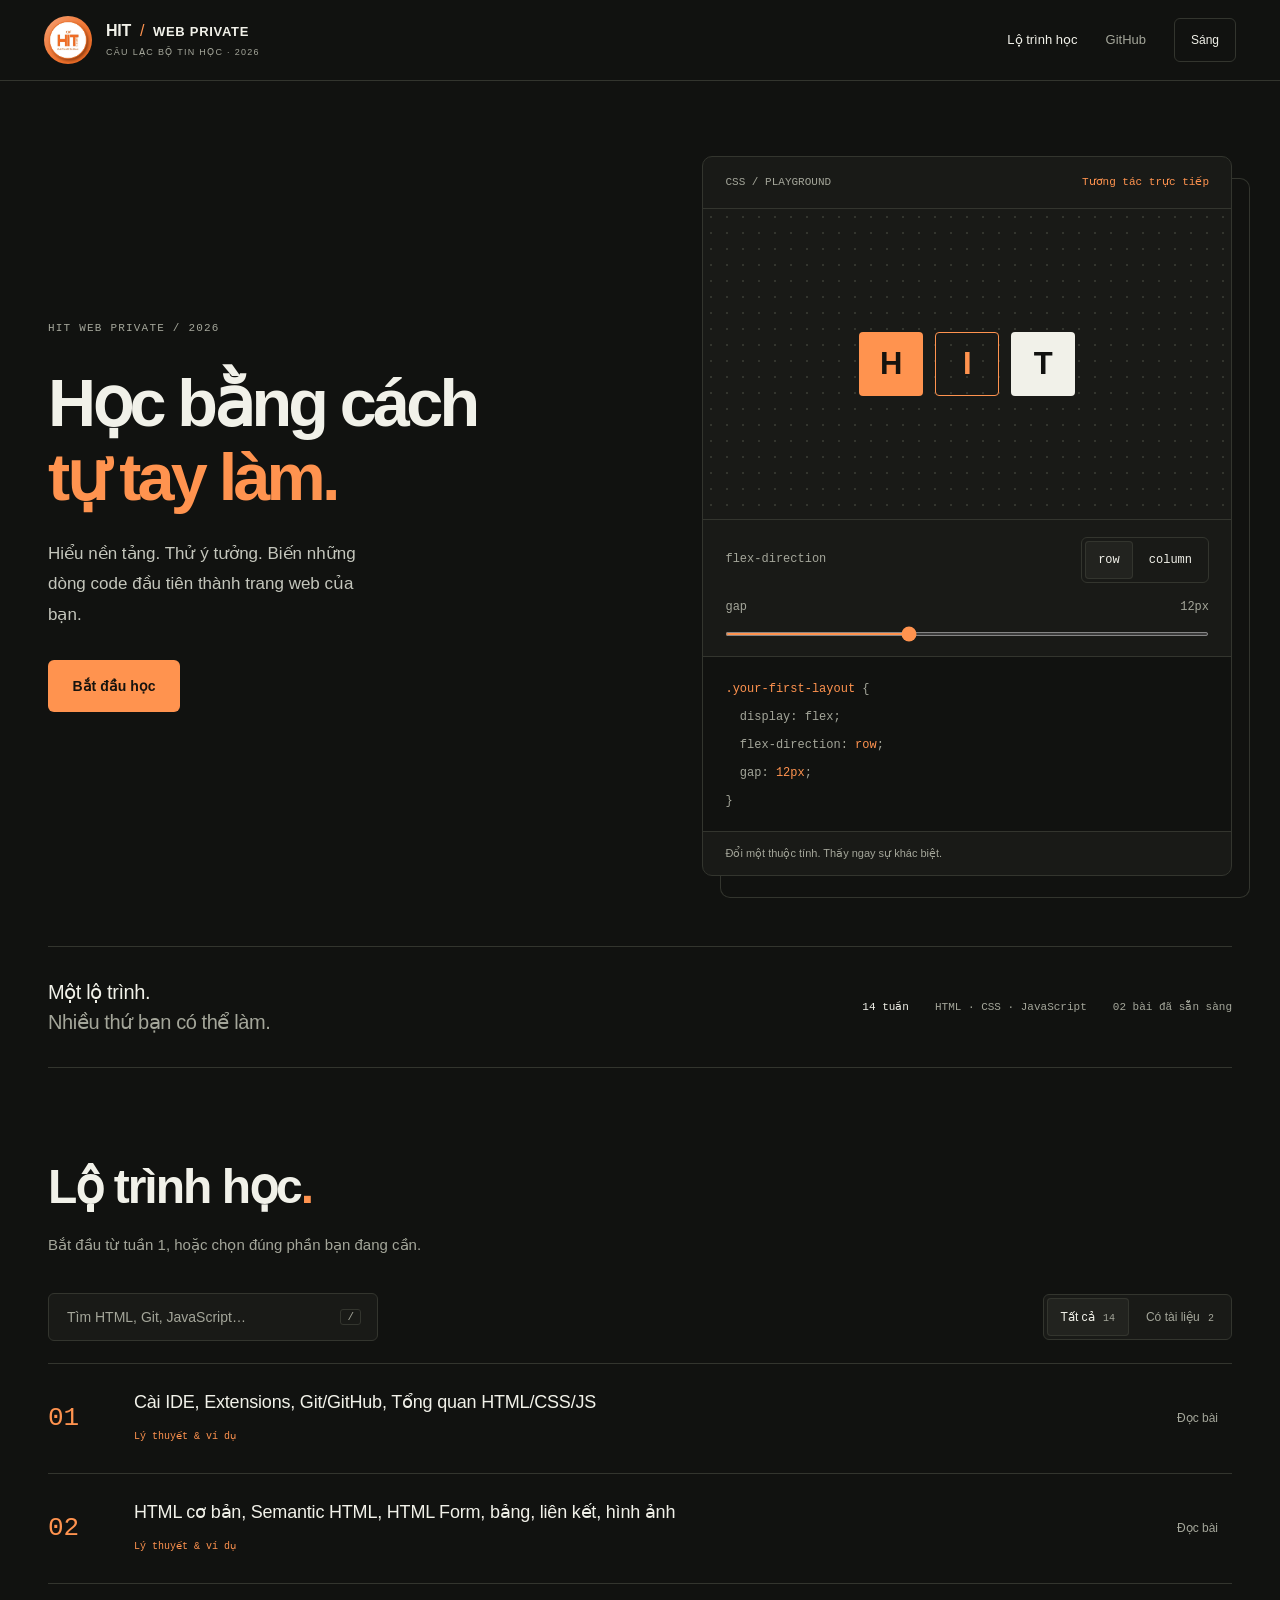
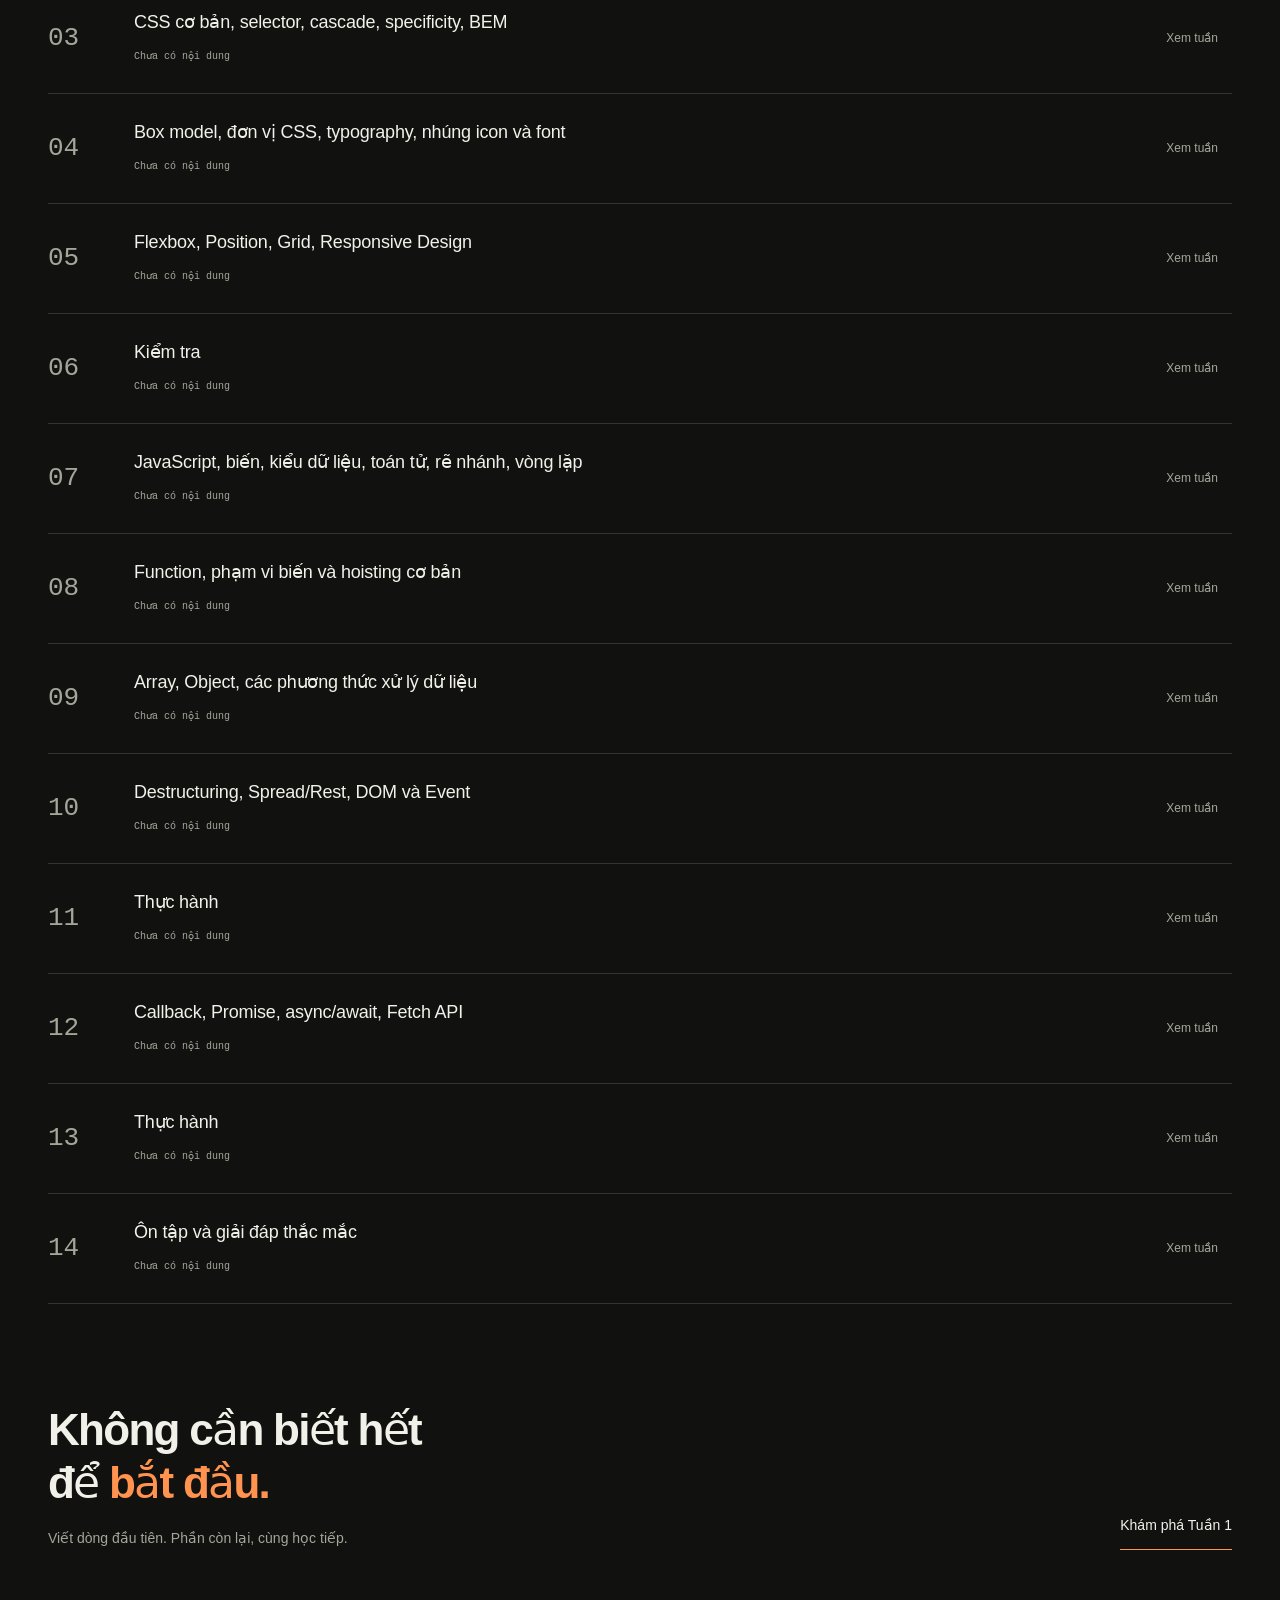
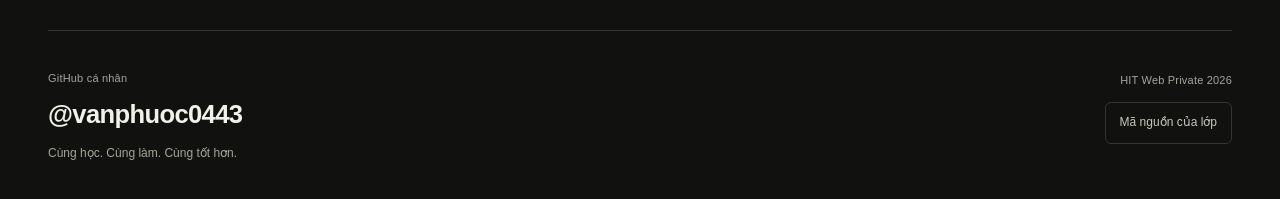
<file: index.html>
<!DOCTYPE html>
<html lang="vi"><head><meta charset="utf-8"><meta name="viewport" content="width=device-width, initial-scale=1"><meta name="description" content="Tài liệu lớp HIT Web Private 2026: lộ trình 14 tuần, lý thuyết và ví dụ thực hành."><title>Lộ trình học · HIT Web Private 2026</title><script>try{document.documentElement.dataset.theme=localStorage.getItem('hit-theme')==='light'?'light':'dark'}catch(e){}</script><link rel="stylesheet" href="assets/site.css"><script src="assets/site.js" defer></script></head>
<body class="home-page"><span class="page-start" aria-hidden="true"></span><a class="skip" href="#content">Đến nội dung chính</a><header class="header"><div class="header-inner"><a class="brand" href="index.html"><img class="logo" src="assets/logoCLB.jpg" alt="Logo CLB Tin học Đại học Công nghiệp Hà Nội" width="48" height="48"><span>HIT<span class="brand-divider">/</span><strong>WEB PRIVATE</strong><small>CÂU LẠC BỘ TIN HỌC · 2026</small></span></a><nav class="header-actions" aria-label="Điều hướng chính"><a class="course-link" href="index.html#curriculum">Lộ trình học</a><a class="repo" href="https://github.com/vanphuoc0443/HIT_WEB">GitHub</a><button id="theme" type="button" aria-label="Bật giao diện sáng">Sáng</button></nav></div><div class="reading-progress" aria-hidden="true"></div></header>
<details class="mobile-nav"><summary>Lộ trình học <span>Chọn tuần</span></summary><nav aria-label="Danh sách tuần trên điện thoại"><a class="week " href="Lesson1/README.html" ><span class="week-number">01</span><span><b>Tuần 1</b><span>Cài IDE, Extensions, Git/GitHub, Tổng quan HTML/CSS/JS</span></span><span class="status ready" aria-label="Có lý thuyết"></span></a><a class="week " href="Lesson2/README.html" ><span class="week-number">02</span><span><b>Tuần 2</b><span>HTML cơ bản, Semantic HTML, HTML Form, bảng, liên kết, hình ảnh</span></span><span class="status ready" aria-label="Có lý thuyết"></span></a><a class="week " href="Lesson3/README.html" ><span class="week-number">03</span><span><b>Tuần 3</b><span>CSS cơ bản, selector, cascade, specificity, BEM</span></span><span class="status " aria-label="Chưa có nội dung"></span></a><a class="week " href="Lesson4/README.html" ><span class="week-number">04</span><span><b>Tuần 4</b><span>Box model, đơn vị CSS, typography, nhúng icon và font</span></span><span class="status " aria-label="Chưa có nội dung"></span></a><a class="week " href="Lesson5/README.html" ><span class="week-number">05</span><span><b>Tuần 5</b><span>Flexbox, Position, Grid, Responsive Design</span></span><span class="status " aria-label="Chưa có nội dung"></span></a><a class="week " href="Lesson6/README.html" ><span class="week-number">06</span><span><b>Tuần 6</b><span>Kiểm tra</span></span><span class="status " aria-label="Chưa có nội dung"></span></a><a class="week " href="Lesson7/README.html" ><span class="week-number">07</span><span><b>Tuần 7</b><span>JavaScript, biến, kiểu dữ liệu, toán tử, rẽ nhánh, vòng lặp</span></span><span class="status " aria-label="Chưa có nội dung"></span></a><a class="week " href="Lesson8/README.html" ><span class="week-number">08</span><span><b>Tuần 8</b><span>Function, phạm vi biến và hoisting cơ bản</span></span><span class="status " aria-label="Chưa có nội dung"></span></a><a class="week " href="Lesson9/README.html" ><span class="week-number">09</span><span><b>Tuần 9</b><span>Array, Object, các phương thức xử lý dữ liệu</span></span><span class="status " aria-label="Chưa có nội dung"></span></a><a class="week " href="Lesson10/README.html" ><span class="week-number">10</span><span><b>Tuần 10</b><span>Destructuring, Spread/Rest, DOM và Event</span></span><span class="status " aria-label="Chưa có nội dung"></span></a><a class="week " href="Lesson11/README.html" ><span class="week-number">11</span><span><b>Tuần 11</b><span>Thực hành</span></span><span class="status " aria-label="Chưa có nội dung"></span></a><a class="week " href="Lesson12/README.html" ><span class="week-number">12</span><span><b>Tuần 12</b><span>Callback, Promise, async/await, Fetch API</span></span><span class="status " aria-label="Chưa có nội dung"></span></a><a class="week " href="Lesson13/README.html" ><span class="week-number">13</span><span><b>Tuần 13</b><span>Thực hành</span></span><span class="status " aria-label="Chưa có nội dung"></span></a><a class="week " href="Lesson14/README.html" ><span class="week-number">14</span><span><b>Tuần 14</b><span>Ôn tập và giải đáp thắc mắc</span></span><span class="status " aria-label="Chưa có nội dung"></span></a></nav></details><div class="layout"><aside class="sidebar"><a class="course-home" href="index.html">← Tổng quan khóa học</a><div class="sidebar-title"><h2>Lộ trình học</h2><span>14 tuần</span></div><p class="sidebar-note">Từ những dòng code đầu tiên.</p><nav aria-label="Danh sách tuần"><a class="week " href="Lesson1/README.html" ><span class="week-number">01</span><span><b>Tuần 1</b><span>Cài IDE, Extensions, Git/GitHub, Tổng quan HTML/CSS/JS</span></span><span class="status ready" aria-label="Có lý thuyết"></span></a><a class="week " href="Lesson2/README.html" ><span class="week-number">02</span><span><b>Tuần 2</b><span>HTML cơ bản, Semantic HTML, HTML Form, bảng, liên kết, hình ảnh</span></span><span class="status ready" aria-label="Có lý thuyết"></span></a><a class="week " href="Lesson3/README.html" ><span class="week-number">03</span><span><b>Tuần 3</b><span>CSS cơ bản, selector, cascade, specificity, BEM</span></span><span class="status " aria-label="Chưa có nội dung"></span></a><a class="week " href="Lesson4/README.html" ><span class="week-number">04</span><span><b>Tuần 4</b><span>Box model, đơn vị CSS, typography, nhúng icon và font</span></span><span class="status " aria-label="Chưa có nội dung"></span></a><a class="week " href="Lesson5/README.html" ><span class="week-number">05</span><span><b>Tuần 5</b><span>Flexbox, Position, Grid, Responsive Design</span></span><span class="status " aria-label="Chưa có nội dung"></span></a><a class="week " href="Lesson6/README.html" ><span class="week-number">06</span><span><b>Tuần 6</b><span>Kiểm tra</span></span><span class="status " aria-label="Chưa có nội dung"></span></a><a class="week " href="Lesson7/README.html" ><span class="week-number">07</span><span><b>Tuần 7</b><span>JavaScript, biến, kiểu dữ liệu, toán tử, rẽ nhánh, vòng lặp</span></span><span class="status " aria-label="Chưa có nội dung"></span></a><a class="week " href="Lesson8/README.html" ><span class="week-number">08</span><span><b>Tuần 8</b><span>Function, phạm vi biến và hoisting cơ bản</span></span><span class="status " aria-label="Chưa có nội dung"></span></a><a class="week " href="Lesson9/README.html" ><span class="week-number">09</span><span><b>Tuần 9</b><span>Array, Object, các phương thức xử lý dữ liệu</span></span><span class="status " aria-label="Chưa có nội dung"></span></a><a class="week " href="Lesson10/README.html" ><span class="week-number">10</span><span><b>Tuần 10</b><span>Destructuring, Spread/Rest, DOM và Event</span></span><span class="status " aria-label="Chưa có nội dung"></span></a><a class="week " href="Lesson11/README.html" ><span class="week-number">11</span><span><b>Tuần 11</b><span>Thực hành</span></span><span class="status " aria-label="Chưa có nội dung"></span></a><a class="week " href="Lesson12/README.html" ><span class="week-number">12</span><span><b>Tuần 12</b><span>Callback, Promise, async/await, Fetch API</span></span><span class="status " aria-label="Chưa có nội dung"></span></a><a class="week " href="Lesson13/README.html" ><span class="week-number">13</span><span><b>Tuần 13</b><span>Thực hành</span></span><span class="status " aria-label="Chưa có nội dung"></span></a><a class="week " href="Lesson14/README.html" ><span class="week-number">14</span><span><b>Tuần 14</b><span>Ôn tập và giải đáp thắc mắc</span></span><span class="status " aria-label="Chưa có nội dung"></span></a></nav><div class="sidebar-footer">02 / 14 tuần có tài liệu</div></aside><main id="content" tabindex="-1"><section class="hero" aria-labelledby="home-title"><div class="hero-copy"><span class="eyebrow">HIT WEB PRIVATE / 2026</span><h1 id="home-title">Học bằng cách<br><em>tự tay làm.</em></h1><p>Hiểu nền tảng. Thử ý tưởng. Biến những dòng code đầu tiên thành trang web của bạn.</p><a class="primary" href="Lesson1/README.html">Bắt đầu học</a></div><div class="lab reveal"><div class="lab-head"><span>CSS / PLAYGROUND</span><span class="live-label">Tương tác trực tiếp</span></div><div class="lab-stage" id="flex-demo" style="--demo-gap:12px"><span class="demo-block">H</span><span class="demo-block">I</span><span class="demo-block">T</span></div><div class="lab-controls"><div class="control-line"><span>flex-direction</span><div class="segmented" role="group" aria-label="Hướng Flexbox"><button type="button" data-direction="row" aria-pressed="true">row</button><button type="button" data-direction="column" aria-pressed="false">column</button></div></div><label class="control-line" for="demo-gap"><span>gap</span><span><output id="gap-value" for="demo-gap">12</output>px</span></label><input id="demo-gap" aria-label="Khoảng cách giữa các khối" type="range" min="0" max="32" value="12" step="4"><pre class="lab-code"><code><span>.your-first-layout</span> {
  display: flex;
  flex-direction: <b id="code-direction">row</b>;
  gap: <b id="code-gap">12px</b>;
}</code></pre></div><p class="lab-caption">Đổi một thuộc tính. Thấy ngay sự khác biệt.</p></div></section>
<section class="course-intro reveal" aria-label="Tổng quan khóa học"><p>Một lộ trình.<br><strong>Nhiều thứ bạn có thể làm.</strong></p><div><span>14 tuần</span><span>HTML · CSS · JavaScript</span><span>02 bài đã sẵn sàng</span></div></section>
<section class="curriculum" id="curriculum"><div class="section-title reveal"><h2>Lộ trình học<span>.</span></h2><p>Bắt đầu từ tuần 1, hoặc chọn đúng phần bạn đang cần.</p></div><div class="course-tools"><label class="search"><span class="sr-only">Tìm tuần học</span><input type="search" id="lesson-search" placeholder="Tìm HTML, Git, JavaScript…" autocomplete="off"><span aria-hidden="true">/</span></label><div class="lesson-filter" role="group" aria-label="Lọc tuần học"><button type="button" data-filter="all" aria-pressed="true">Tất cả <span>14</span></button><button type="button" data-filter="ready" aria-pressed="false">Có tài liệu <span>2</span></button></div></div><p id="search-status" class="sr-only" role="status" aria-live="polite"></p><div class="lesson-list"><a class="lesson-row is-ready reveal" href="Lesson1/README.html"><span class="lesson-index">01</span><div class="lesson-row-title"><h3>Cài IDE, Extensions, Git/GitHub, Tổng quan HTML/CSS/JS</h3><span>Lý thuyết & ví dụ</span></div><span class="row-action">Đọc bài</span></a><a class="lesson-row is-ready reveal" href="Lesson2/README.html"><span class="lesson-index">02</span><div class="lesson-row-title"><h3>HTML cơ bản, Semantic HTML, HTML Form, bảng, liên kết, hình ảnh</h3><span>Lý thuyết & ví dụ</span></div><span class="row-action">Đọc bài</span></a><a class="lesson-row  reveal" href="Lesson3/README.html"><span class="lesson-index">03</span><div class="lesson-row-title"><h3>CSS cơ bản, selector, cascade, specificity, BEM</h3><span>Chưa có nội dung</span></div><span class="row-action">Xem tuần</span></a><a class="lesson-row  reveal" href="Lesson4/README.html"><span class="lesson-index">04</span><div class="lesson-row-title"><h3>Box model, đơn vị CSS, typography, nhúng icon và font</h3><span>Chưa có nội dung</span></div><span class="row-action">Xem tuần</span></a><a class="lesson-row  reveal" href="Lesson5/README.html"><span class="lesson-index">05</span><div class="lesson-row-title"><h3>Flexbox, Position, Grid, Responsive Design</h3><span>Chưa có nội dung</span></div><span class="row-action">Xem tuần</span></a><a class="lesson-row  reveal" href="Lesson6/README.html"><span class="lesson-index">06</span><div class="lesson-row-title"><h3>Kiểm tra</h3><span>Chưa có nội dung</span></div><span class="row-action">Xem tuần</span></a><a class="lesson-row  reveal" href="Lesson7/README.html"><span class="lesson-index">07</span><div class="lesson-row-title"><h3>JavaScript, biến, kiểu dữ liệu, toán tử, rẽ nhánh, vòng lặp</h3><span>Chưa có nội dung</span></div><span class="row-action">Xem tuần</span></a><a class="lesson-row  reveal" href="Lesson8/README.html"><span class="lesson-index">08</span><div class="lesson-row-title"><h3>Function, phạm vi biến và hoisting cơ bản</h3><span>Chưa có nội dung</span></div><span class="row-action">Xem tuần</span></a><a class="lesson-row  reveal" href="Lesson9/README.html"><span class="lesson-index">09</span><div class="lesson-row-title"><h3>Array, Object, các phương thức xử lý dữ liệu</h3><span>Chưa có nội dung</span></div><span class="row-action">Xem tuần</span></a><a class="lesson-row  reveal" href="Lesson10/README.html"><span class="lesson-index">10</span><div class="lesson-row-title"><h3>Destructuring, Spread/Rest, DOM và Event</h3><span>Chưa có nội dung</span></div><span class="row-action">Xem tuần</span></a><a class="lesson-row  reveal" href="Lesson11/README.html"><span class="lesson-index">11</span><div class="lesson-row-title"><h3>Thực hành</h3><span>Chưa có nội dung</span></div><span class="row-action">Xem tuần</span></a><a class="lesson-row  reveal" href="Lesson12/README.html"><span class="lesson-index">12</span><div class="lesson-row-title"><h3>Callback, Promise, async/await, Fetch API</h3><span>Chưa có nội dung</span></div><span class="row-action">Xem tuần</span></a><a class="lesson-row  reveal" href="Lesson13/README.html"><span class="lesson-index">13</span><div class="lesson-row-title"><h3>Thực hành</h3><span>Chưa có nội dung</span></div><span class="row-action">Xem tuần</span></a><a class="lesson-row  reveal" href="Lesson14/README.html"><span class="lesson-index">14</span><div class="lesson-row-title"><h3>Ôn tập và giải đáp thắc mắc</h3><span>Chưa có nội dung</span></div><span class="row-action">Xem tuần</span></a></div><div class="search-empty" hidden><h3>Chưa tìm thấy tuần phù hợp.</h3><p>Thử từ khóa khác hoặc xem toàn bộ lộ trình.</p><button type="button" id="reset-search" class="text-button">Xóa bộ lọc</button></div></section>
<section class="closing reveal"><p>Không cần biết hết<br>để <em>bắt đầu.</em></p><span>Viết dòng đầu tiên. Phần còn lại, cùng học tiếp.</span><a href="Lesson1/README.html" class="text-link">Khám phá Tuần 1</a></section><footer class="footer"><div class="footer-identity"><span class="footer-label">GitHub cá nhân</span><a class="footer-profile" href="https://github.com/vanphuoc0443">@vanphuoc0443</a><p>Cùng học. Cùng làm. Cùng tốt hơn.</p></div><div class="footer-project"><span class="footer-label">HIT Web Private 2026</span><a class="footer-source" href="https://github.com/vanphuoc0443/HIT_WEB">Mã nguồn của lớp</a></div></footer></main></div><button id="top" type="button" aria-label="Về đầu trang" hidden>Đầu trang</button></body></html>
</file>
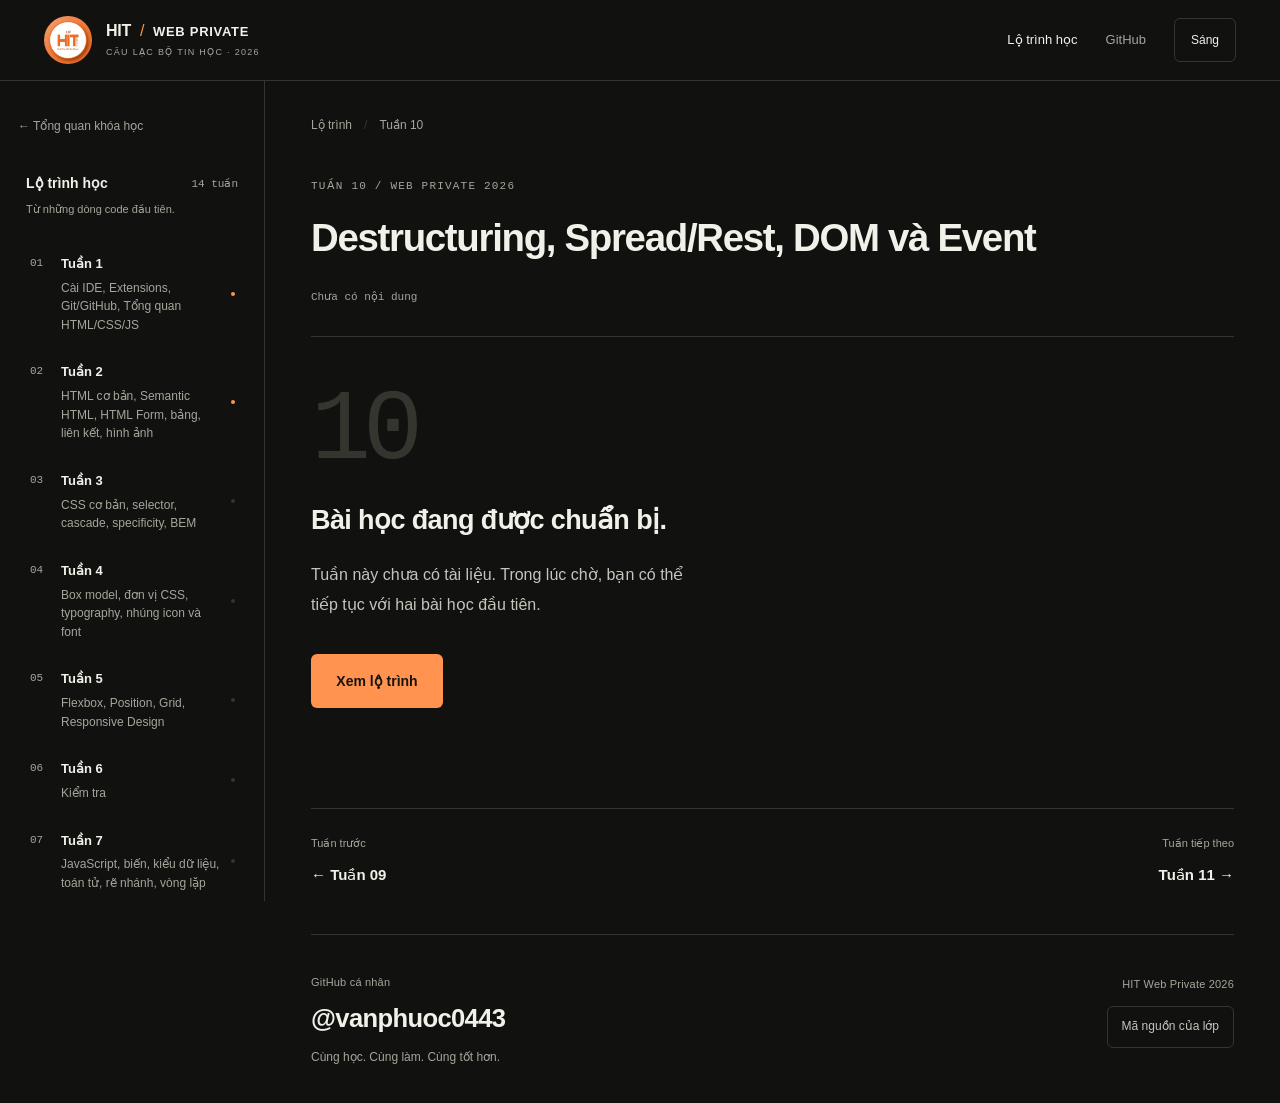
<file: Lesson10/README.html>
<!DOCTYPE html>
<html lang="vi"><head><meta charset="utf-8"><meta name="viewport" content="width=device-width, initial-scale=1"><meta name="description" content="Tài liệu lớp HIT Web Private 2026: lộ trình 14 tuần, lý thuyết và ví dụ thực hành."><title>Tuần 10: Destructuring, Spread/Rest, DOM và Event · HIT Web Private 2026</title><script>try{document.documentElement.dataset.theme=localStorage.getItem('hit-theme')==='light'?'light':'dark'}catch(e){}</script><link rel="stylesheet" href="../assets/site.css"><script src="../assets/site.js" defer></script></head>
<body class="lesson-page"><span class="page-start" aria-hidden="true"></span><a class="skip" href="#content">Đến nội dung chính</a><header class="header"><div class="header-inner"><a class="brand" href="../index.html"><img class="logo" src="../assets/logoCLB.jpg" alt="Logo CLB Tin học Đại học Công nghiệp Hà Nội" width="48" height="48"><span>HIT<span class="brand-divider">/</span><strong>WEB PRIVATE</strong><small>CÂU LẠC BỘ TIN HỌC · 2026</small></span></a><nav class="header-actions" aria-label="Điều hướng chính"><a class="course-link" href="../index.html#curriculum">Lộ trình học</a><a class="repo" href="https://github.com/vanphuoc0443/HIT_WEB">GitHub</a><button id="theme" type="button" aria-label="Bật giao diện sáng">Sáng</button></nav></div><div class="reading-progress" aria-hidden="true"></div></header>
<details class="mobile-nav"><summary>Lộ trình học <span>Chọn tuần</span></summary><nav aria-label="Danh sách tuần trên điện thoại"><a class="week " href="../Lesson1/README.html" ><span class="week-number">01</span><span><b>Tuần 1</b><span>Cài IDE, Extensions, Git/GitHub, Tổng quan HTML/CSS/JS</span></span><span class="status ready" aria-label="Có lý thuyết"></span></a><a class="week " href="../Lesson2/README.html" ><span class="week-number">02</span><span><b>Tuần 2</b><span>HTML cơ bản, Semantic HTML, HTML Form, bảng, liên kết, hình ảnh</span></span><span class="status ready" aria-label="Có lý thuyết"></span></a><a class="week " href="../Lesson3/README.html" ><span class="week-number">03</span><span><b>Tuần 3</b><span>CSS cơ bản, selector, cascade, specificity, BEM</span></span><span class="status " aria-label="Chưa có nội dung"></span></a><a class="week " href="../Lesson4/README.html" ><span class="week-number">04</span><span><b>Tuần 4</b><span>Box model, đơn vị CSS, typography, nhúng icon và font</span></span><span class="status " aria-label="Chưa có nội dung"></span></a><a class="week " href="../Lesson5/README.html" ><span class="week-number">05</span><span><b>Tuần 5</b><span>Flexbox, Position, Grid, Responsive Design</span></span><span class="status " aria-label="Chưa có nội dung"></span></a><a class="week " href="../Lesson6/README.html" ><span class="week-number">06</span><span><b>Tuần 6</b><span>Kiểm tra</span></span><span class="status " aria-label="Chưa có nội dung"></span></a><a class="week " href="../Lesson7/README.html" ><span class="week-number">07</span><span><b>Tuần 7</b><span>JavaScript, biến, kiểu dữ liệu, toán tử, rẽ nhánh, vòng lặp</span></span><span class="status " aria-label="Chưa có nội dung"></span></a><a class="week " href="../Lesson8/README.html" ><span class="week-number">08</span><span><b>Tuần 8</b><span>Function, phạm vi biến và hoisting cơ bản</span></span><span class="status " aria-label="Chưa có nội dung"></span></a><a class="week " href="../Lesson9/README.html" ><span class="week-number">09</span><span><b>Tuần 9</b><span>Array, Object, các phương thức xử lý dữ liệu</span></span><span class="status " aria-label="Chưa có nội dung"></span></a><a class="week active" href="../Lesson10/README.html" aria-current="page"><span class="week-number">10</span><span><b>Tuần 10</b><span>Destructuring, Spread/Rest, DOM và Event</span></span><span class="status " aria-label="Chưa có nội dung"></span></a><a class="week " href="../Lesson11/README.html" ><span class="week-number">11</span><span><b>Tuần 11</b><span>Thực hành</span></span><span class="status " aria-label="Chưa có nội dung"></span></a><a class="week " href="../Lesson12/README.html" ><span class="week-number">12</span><span><b>Tuần 12</b><span>Callback, Promise, async/await, Fetch API</span></span><span class="status " aria-label="Chưa có nội dung"></span></a><a class="week " href="../Lesson13/README.html" ><span class="week-number">13</span><span><b>Tuần 13</b><span>Thực hành</span></span><span class="status " aria-label="Chưa có nội dung"></span></a><a class="week " href="../Lesson14/README.html" ><span class="week-number">14</span><span><b>Tuần 14</b><span>Ôn tập và giải đáp thắc mắc</span></span><span class="status " aria-label="Chưa có nội dung"></span></a></nav></details><div class="layout"><aside class="sidebar"><a class="course-home" href="../index.html">← Tổng quan khóa học</a><div class="sidebar-title"><h2>Lộ trình học</h2><span>14 tuần</span></div><p class="sidebar-note">Từ những dòng code đầu tiên.</p><nav aria-label="Danh sách tuần"><a class="week " href="../Lesson1/README.html" ><span class="week-number">01</span><span><b>Tuần 1</b><span>Cài IDE, Extensions, Git/GitHub, Tổng quan HTML/CSS/JS</span></span><span class="status ready" aria-label="Có lý thuyết"></span></a><a class="week " href="../Lesson2/README.html" ><span class="week-number">02</span><span><b>Tuần 2</b><span>HTML cơ bản, Semantic HTML, HTML Form, bảng, liên kết, hình ảnh</span></span><span class="status ready" aria-label="Có lý thuyết"></span></a><a class="week " href="../Lesson3/README.html" ><span class="week-number">03</span><span><b>Tuần 3</b><span>CSS cơ bản, selector, cascade, specificity, BEM</span></span><span class="status " aria-label="Chưa có nội dung"></span></a><a class="week " href="../Lesson4/README.html" ><span class="week-number">04</span><span><b>Tuần 4</b><span>Box model, đơn vị CSS, typography, nhúng icon và font</span></span><span class="status " aria-label="Chưa có nội dung"></span></a><a class="week " href="../Lesson5/README.html" ><span class="week-number">05</span><span><b>Tuần 5</b><span>Flexbox, Position, Grid, Responsive Design</span></span><span class="status " aria-label="Chưa có nội dung"></span></a><a class="week " href="../Lesson6/README.html" ><span class="week-number">06</span><span><b>Tuần 6</b><span>Kiểm tra</span></span><span class="status " aria-label="Chưa có nội dung"></span></a><a class="week " href="../Lesson7/README.html" ><span class="week-number">07</span><span><b>Tuần 7</b><span>JavaScript, biến, kiểu dữ liệu, toán tử, rẽ nhánh, vòng lặp</span></span><span class="status " aria-label="Chưa có nội dung"></span></a><a class="week " href="../Lesson8/README.html" ><span class="week-number">08</span><span><b>Tuần 8</b><span>Function, phạm vi biến và hoisting cơ bản</span></span><span class="status " aria-label="Chưa có nội dung"></span></a><a class="week " href="../Lesson9/README.html" ><span class="week-number">09</span><span><b>Tuần 9</b><span>Array, Object, các phương thức xử lý dữ liệu</span></span><span class="status " aria-label="Chưa có nội dung"></span></a><a class="week active" href="../Lesson10/README.html" aria-current="page"><span class="week-number">10</span><span><b>Tuần 10</b><span>Destructuring, Spread/Rest, DOM và Event</span></span><span class="status " aria-label="Chưa có nội dung"></span></a><a class="week " href="../Lesson11/README.html" ><span class="week-number">11</span><span><b>Tuần 11</b><span>Thực hành</span></span><span class="status " aria-label="Chưa có nội dung"></span></a><a class="week " href="../Lesson12/README.html" ><span class="week-number">12</span><span><b>Tuần 12</b><span>Callback, Promise, async/await, Fetch API</span></span><span class="status " aria-label="Chưa có nội dung"></span></a><a class="week " href="../Lesson13/README.html" ><span class="week-number">13</span><span><b>Tuần 13</b><span>Thực hành</span></span><span class="status " aria-label="Chưa có nội dung"></span></a><a class="week " href="../Lesson14/README.html" ><span class="week-number">14</span><span><b>Tuần 14</b><span>Ôn tập và giải đáp thắc mắc</span></span><span class="status " aria-label="Chưa có nội dung"></span></a></nav><div class="sidebar-footer">02 / 14 tuần có tài liệu</div></aside><main id="content" tabindex="-1"><div class="breadcrumb"><a href="../index.html">Lộ trình</a><span>/</span> Tuần 10</div><header class="lesson-header"><span class="eyebrow">TUẦN 10 / WEB PRIVATE 2026</span><h1>Destructuring, Spread/Rest, DOM và Event</h1><div class="lesson-meta"><span>Chưa có nội dung</span></div></header><article class="prose"><div class="empty"><span class="empty-number" aria-hidden="true">10</span><h2>Bài học đang được chuẩn bị.</h2><p>Tuần này chưa có tài liệu. Trong lúc chờ, bạn có thể tiếp tục với hai bài học đầu tiên.</p><a class="primary" href="../index.html#curriculum">Xem lộ trình</a></div></article><nav class="lesson-pagination" aria-label="Chuyển tuần"><a href="../Lesson9/README.html"><span>Tuần trước</span><b>← Tuần 09</b></a><a href="../Lesson11/README.html"><span>Tuần tiếp theo</span><b>Tuần 11 →</b></a></nav><footer class="footer"><div class="footer-identity"><span class="footer-label">GitHub cá nhân</span><a class="footer-profile" href="https://github.com/vanphuoc0443">@vanphuoc0443</a><p>Cùng học. Cùng làm. Cùng tốt hơn.</p></div><div class="footer-project"><span class="footer-label">HIT Web Private 2026</span><a class="footer-source" href="https://github.com/vanphuoc0443/HIT_WEB">Mã nguồn của lớp</a></div></footer></main></div><button id="top" type="button" aria-label="Về đầu trang" hidden>Đầu trang</button></body></html>
</file>
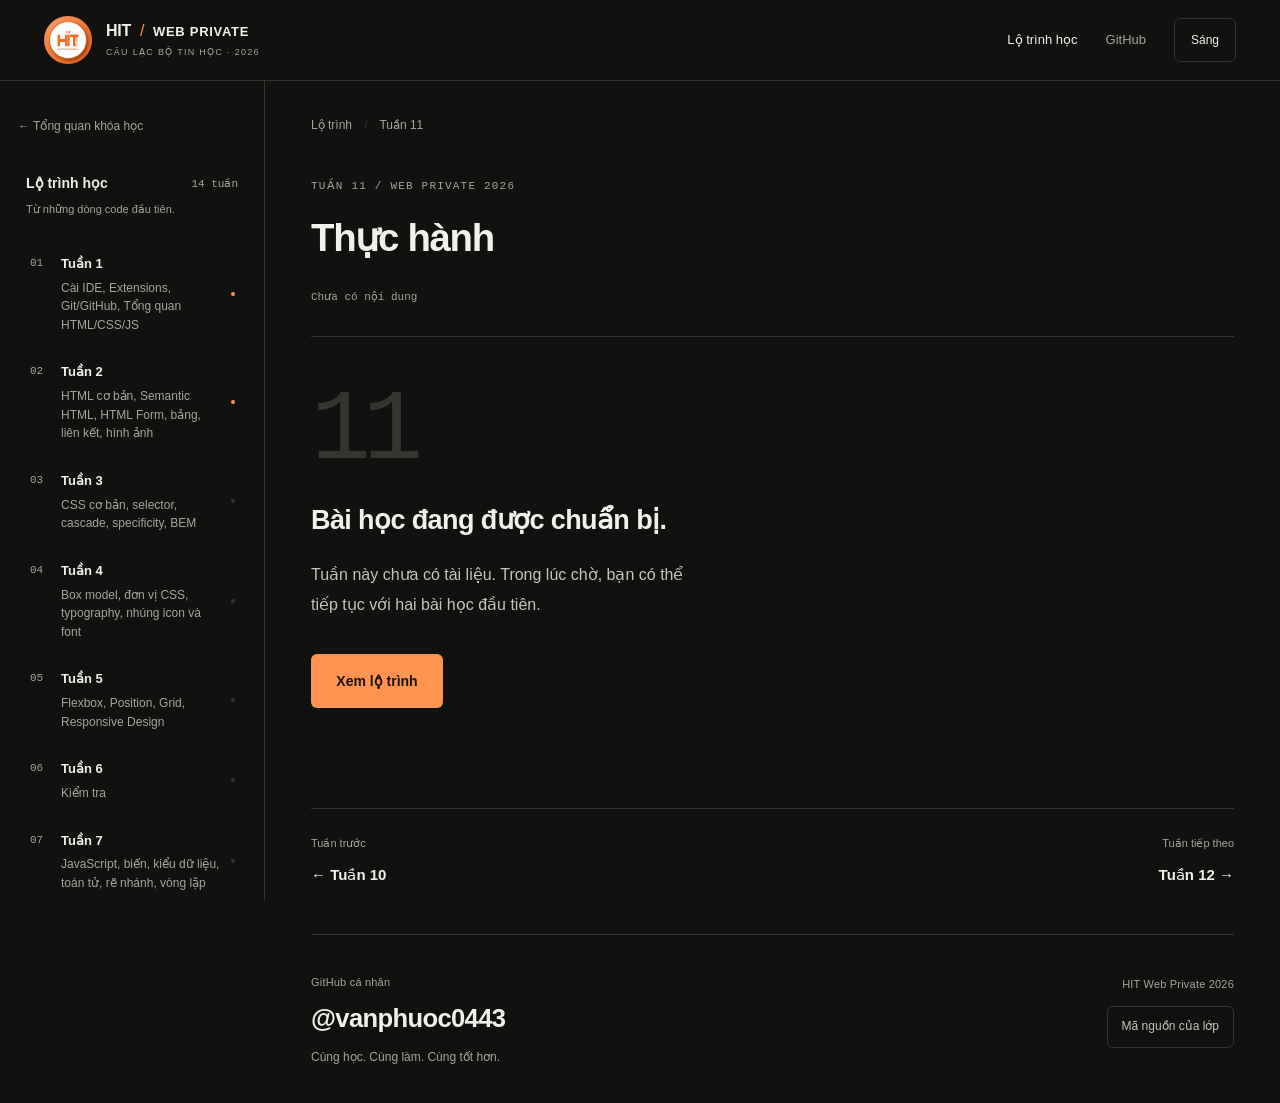
<file: Lesson11/README.html>
<!DOCTYPE html>
<html lang="vi"><head><meta charset="utf-8"><meta name="viewport" content="width=device-width, initial-scale=1"><meta name="description" content="Tài liệu lớp HIT Web Private 2026: lộ trình 14 tuần, lý thuyết và ví dụ thực hành."><title>Tuần 11: Thực hành · HIT Web Private 2026</title><script>try{document.documentElement.dataset.theme=localStorage.getItem('hit-theme')==='light'?'light':'dark'}catch(e){}</script><link rel="stylesheet" href="../assets/site.css"><script src="../assets/site.js" defer></script></head>
<body class="lesson-page"><span class="page-start" aria-hidden="true"></span><a class="skip" href="#content">Đến nội dung chính</a><header class="header"><div class="header-inner"><a class="brand" href="../index.html"><img class="logo" src="../assets/logoCLB.jpg" alt="Logo CLB Tin học Đại học Công nghiệp Hà Nội" width="48" height="48"><span>HIT<span class="brand-divider">/</span><strong>WEB PRIVATE</strong><small>CÂU LẠC BỘ TIN HỌC · 2026</small></span></a><nav class="header-actions" aria-label="Điều hướng chính"><a class="course-link" href="../index.html#curriculum">Lộ trình học</a><a class="repo" href="https://github.com/vanphuoc0443/HIT_WEB">GitHub</a><button id="theme" type="button" aria-label="Bật giao diện sáng">Sáng</button></nav></div><div class="reading-progress" aria-hidden="true"></div></header>
<details class="mobile-nav"><summary>Lộ trình học <span>Chọn tuần</span></summary><nav aria-label="Danh sách tuần trên điện thoại"><a class="week " href="../Lesson1/README.html" ><span class="week-number">01</span><span><b>Tuần 1</b><span>Cài IDE, Extensions, Git/GitHub, Tổng quan HTML/CSS/JS</span></span><span class="status ready" aria-label="Có lý thuyết"></span></a><a class="week " href="../Lesson2/README.html" ><span class="week-number">02</span><span><b>Tuần 2</b><span>HTML cơ bản, Semantic HTML, HTML Form, bảng, liên kết, hình ảnh</span></span><span class="status ready" aria-label="Có lý thuyết"></span></a><a class="week " href="../Lesson3/README.html" ><span class="week-number">03</span><span><b>Tuần 3</b><span>CSS cơ bản, selector, cascade, specificity, BEM</span></span><span class="status " aria-label="Chưa có nội dung"></span></a><a class="week " href="../Lesson4/README.html" ><span class="week-number">04</span><span><b>Tuần 4</b><span>Box model, đơn vị CSS, typography, nhúng icon và font</span></span><span class="status " aria-label="Chưa có nội dung"></span></a><a class="week " href="../Lesson5/README.html" ><span class="week-number">05</span><span><b>Tuần 5</b><span>Flexbox, Position, Grid, Responsive Design</span></span><span class="status " aria-label="Chưa có nội dung"></span></a><a class="week " href="../Lesson6/README.html" ><span class="week-number">06</span><span><b>Tuần 6</b><span>Kiểm tra</span></span><span class="status " aria-label="Chưa có nội dung"></span></a><a class="week " href="../Lesson7/README.html" ><span class="week-number">07</span><span><b>Tuần 7</b><span>JavaScript, biến, kiểu dữ liệu, toán tử, rẽ nhánh, vòng lặp</span></span><span class="status " aria-label="Chưa có nội dung"></span></a><a class="week " href="../Lesson8/README.html" ><span class="week-number">08</span><span><b>Tuần 8</b><span>Function, phạm vi biến và hoisting cơ bản</span></span><span class="status " aria-label="Chưa có nội dung"></span></a><a class="week " href="../Lesson9/README.html" ><span class="week-number">09</span><span><b>Tuần 9</b><span>Array, Object, các phương thức xử lý dữ liệu</span></span><span class="status " aria-label="Chưa có nội dung"></span></a><a class="week " href="../Lesson10/README.html" ><span class="week-number">10</span><span><b>Tuần 10</b><span>Destructuring, Spread/Rest, DOM và Event</span></span><span class="status " aria-label="Chưa có nội dung"></span></a><a class="week active" href="../Lesson11/README.html" aria-current="page"><span class="week-number">11</span><span><b>Tuần 11</b><span>Thực hành</span></span><span class="status " aria-label="Chưa có nội dung"></span></a><a class="week " href="../Lesson12/README.html" ><span class="week-number">12</span><span><b>Tuần 12</b><span>Callback, Promise, async/await, Fetch API</span></span><span class="status " aria-label="Chưa có nội dung"></span></a><a class="week " href="../Lesson13/README.html" ><span class="week-number">13</span><span><b>Tuần 13</b><span>Thực hành</span></span><span class="status " aria-label="Chưa có nội dung"></span></a><a class="week " href="../Lesson14/README.html" ><span class="week-number">14</span><span><b>Tuần 14</b><span>Ôn tập và giải đáp thắc mắc</span></span><span class="status " aria-label="Chưa có nội dung"></span></a></nav></details><div class="layout"><aside class="sidebar"><a class="course-home" href="../index.html">← Tổng quan khóa học</a><div class="sidebar-title"><h2>Lộ trình học</h2><span>14 tuần</span></div><p class="sidebar-note">Từ những dòng code đầu tiên.</p><nav aria-label="Danh sách tuần"><a class="week " href="../Lesson1/README.html" ><span class="week-number">01</span><span><b>Tuần 1</b><span>Cài IDE, Extensions, Git/GitHub, Tổng quan HTML/CSS/JS</span></span><span class="status ready" aria-label="Có lý thuyết"></span></a><a class="week " href="../Lesson2/README.html" ><span class="week-number">02</span><span><b>Tuần 2</b><span>HTML cơ bản, Semantic HTML, HTML Form, bảng, liên kết, hình ảnh</span></span><span class="status ready" aria-label="Có lý thuyết"></span></a><a class="week " href="../Lesson3/README.html" ><span class="week-number">03</span><span><b>Tuần 3</b><span>CSS cơ bản, selector, cascade, specificity, BEM</span></span><span class="status " aria-label="Chưa có nội dung"></span></a><a class="week " href="../Lesson4/README.html" ><span class="week-number">04</span><span><b>Tuần 4</b><span>Box model, đơn vị CSS, typography, nhúng icon và font</span></span><span class="status " aria-label="Chưa có nội dung"></span></a><a class="week " href="../Lesson5/README.html" ><span class="week-number">05</span><span><b>Tuần 5</b><span>Flexbox, Position, Grid, Responsive Design</span></span><span class="status " aria-label="Chưa có nội dung"></span></a><a class="week " href="../Lesson6/README.html" ><span class="week-number">06</span><span><b>Tuần 6</b><span>Kiểm tra</span></span><span class="status " aria-label="Chưa có nội dung"></span></a><a class="week " href="../Lesson7/README.html" ><span class="week-number">07</span><span><b>Tuần 7</b><span>JavaScript, biến, kiểu dữ liệu, toán tử, rẽ nhánh, vòng lặp</span></span><span class="status " aria-label="Chưa có nội dung"></span></a><a class="week " href="../Lesson8/README.html" ><span class="week-number">08</span><span><b>Tuần 8</b><span>Function, phạm vi biến và hoisting cơ bản</span></span><span class="status " aria-label="Chưa có nội dung"></span></a><a class="week " href="../Lesson9/README.html" ><span class="week-number">09</span><span><b>Tuần 9</b><span>Array, Object, các phương thức xử lý dữ liệu</span></span><span class="status " aria-label="Chưa có nội dung"></span></a><a class="week " href="../Lesson10/README.html" ><span class="week-number">10</span><span><b>Tuần 10</b><span>Destructuring, Spread/Rest, DOM và Event</span></span><span class="status " aria-label="Chưa có nội dung"></span></a><a class="week active" href="../Lesson11/README.html" aria-current="page"><span class="week-number">11</span><span><b>Tuần 11</b><span>Thực hành</span></span><span class="status " aria-label="Chưa có nội dung"></span></a><a class="week " href="../Lesson12/README.html" ><span class="week-number">12</span><span><b>Tuần 12</b><span>Callback, Promise, async/await, Fetch API</span></span><span class="status " aria-label="Chưa có nội dung"></span></a><a class="week " href="../Lesson13/README.html" ><span class="week-number">13</span><span><b>Tuần 13</b><span>Thực hành</span></span><span class="status " aria-label="Chưa có nội dung"></span></a><a class="week " href="../Lesson14/README.html" ><span class="week-number">14</span><span><b>Tuần 14</b><span>Ôn tập và giải đáp thắc mắc</span></span><span class="status " aria-label="Chưa có nội dung"></span></a></nav><div class="sidebar-footer">02 / 14 tuần có tài liệu</div></aside><main id="content" tabindex="-1"><div class="breadcrumb"><a href="../index.html">Lộ trình</a><span>/</span> Tuần 11</div><header class="lesson-header"><span class="eyebrow">TUẦN 11 / WEB PRIVATE 2026</span><h1>Thực hành</h1><div class="lesson-meta"><span>Chưa có nội dung</span></div></header><article class="prose"><div class="empty"><span class="empty-number" aria-hidden="true">11</span><h2>Bài học đang được chuẩn bị.</h2><p>Tuần này chưa có tài liệu. Trong lúc chờ, bạn có thể tiếp tục với hai bài học đầu tiên.</p><a class="primary" href="../index.html#curriculum">Xem lộ trình</a></div></article><nav class="lesson-pagination" aria-label="Chuyển tuần"><a href="../Lesson10/README.html"><span>Tuần trước</span><b>← Tuần 10</b></a><a href="../Lesson12/README.html"><span>Tuần tiếp theo</span><b>Tuần 12 →</b></a></nav><footer class="footer"><div class="footer-identity"><span class="footer-label">GitHub cá nhân</span><a class="footer-profile" href="https://github.com/vanphuoc0443">@vanphuoc0443</a><p>Cùng học. Cùng làm. Cùng tốt hơn.</p></div><div class="footer-project"><span class="footer-label">HIT Web Private 2026</span><a class="footer-source" href="https://github.com/vanphuoc0443/HIT_WEB">Mã nguồn của lớp</a></div></footer></main></div><button id="top" type="button" aria-label="Về đầu trang" hidden>Đầu trang</button></body></html>
</file>
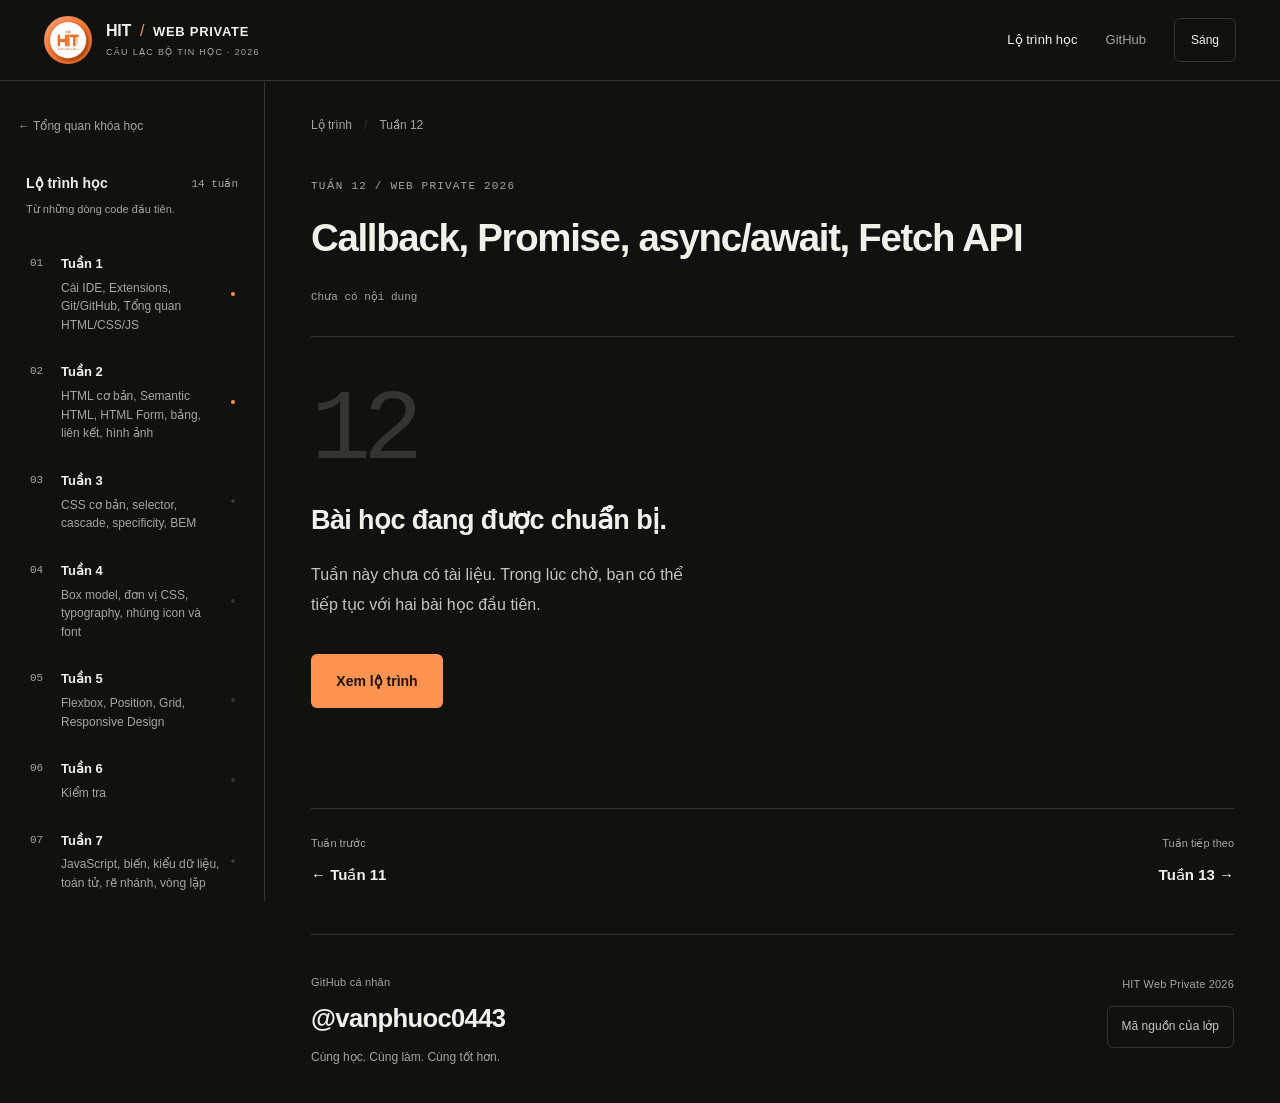
<file: Lesson12/README.html>
<!DOCTYPE html>
<html lang="vi"><head><meta charset="utf-8"><meta name="viewport" content="width=device-width, initial-scale=1"><meta name="description" content="Tài liệu lớp HIT Web Private 2026: lộ trình 14 tuần, lý thuyết và ví dụ thực hành."><title>Tuần 12: Callback, Promise, async/await, Fetch API · HIT Web Private 2026</title><script>try{document.documentElement.dataset.theme=localStorage.getItem('hit-theme')==='light'?'light':'dark'}catch(e){}</script><link rel="stylesheet" href="../assets/site.css"><script src="../assets/site.js" defer></script></head>
<body class="lesson-page"><span class="page-start" aria-hidden="true"></span><a class="skip" href="#content">Đến nội dung chính</a><header class="header"><div class="header-inner"><a class="brand" href="../index.html"><img class="logo" src="../assets/logoCLB.jpg" alt="Logo CLB Tin học Đại học Công nghiệp Hà Nội" width="48" height="48"><span>HIT<span class="brand-divider">/</span><strong>WEB PRIVATE</strong><small>CÂU LẠC BỘ TIN HỌC · 2026</small></span></a><nav class="header-actions" aria-label="Điều hướng chính"><a class="course-link" href="../index.html#curriculum">Lộ trình học</a><a class="repo" href="https://github.com/vanphuoc0443/HIT_WEB">GitHub</a><button id="theme" type="button" aria-label="Bật giao diện sáng">Sáng</button></nav></div><div class="reading-progress" aria-hidden="true"></div></header>
<details class="mobile-nav"><summary>Lộ trình học <span>Chọn tuần</span></summary><nav aria-label="Danh sách tuần trên điện thoại"><a class="week " href="../Lesson1/README.html" ><span class="week-number">01</span><span><b>Tuần 1</b><span>Cài IDE, Extensions, Git/GitHub, Tổng quan HTML/CSS/JS</span></span><span class="status ready" aria-label="Có lý thuyết"></span></a><a class="week " href="../Lesson2/README.html" ><span class="week-number">02</span><span><b>Tuần 2</b><span>HTML cơ bản, Semantic HTML, HTML Form, bảng, liên kết, hình ảnh</span></span><span class="status ready" aria-label="Có lý thuyết"></span></a><a class="week " href="../Lesson3/README.html" ><span class="week-number">03</span><span><b>Tuần 3</b><span>CSS cơ bản, selector, cascade, specificity, BEM</span></span><span class="status " aria-label="Chưa có nội dung"></span></a><a class="week " href="../Lesson4/README.html" ><span class="week-number">04</span><span><b>Tuần 4</b><span>Box model, đơn vị CSS, typography, nhúng icon và font</span></span><span class="status " aria-label="Chưa có nội dung"></span></a><a class="week " href="../Lesson5/README.html" ><span class="week-number">05</span><span><b>Tuần 5</b><span>Flexbox, Position, Grid, Responsive Design</span></span><span class="status " aria-label="Chưa có nội dung"></span></a><a class="week " href="../Lesson6/README.html" ><span class="week-number">06</span><span><b>Tuần 6</b><span>Kiểm tra</span></span><span class="status " aria-label="Chưa có nội dung"></span></a><a class="week " href="../Lesson7/README.html" ><span class="week-number">07</span><span><b>Tuần 7</b><span>JavaScript, biến, kiểu dữ liệu, toán tử, rẽ nhánh, vòng lặp</span></span><span class="status " aria-label="Chưa có nội dung"></span></a><a class="week " href="../Lesson8/README.html" ><span class="week-number">08</span><span><b>Tuần 8</b><span>Function, phạm vi biến và hoisting cơ bản</span></span><span class="status " aria-label="Chưa có nội dung"></span></a><a class="week " href="../Lesson9/README.html" ><span class="week-number">09</span><span><b>Tuần 9</b><span>Array, Object, các phương thức xử lý dữ liệu</span></span><span class="status " aria-label="Chưa có nội dung"></span></a><a class="week " href="../Lesson10/README.html" ><span class="week-number">10</span><span><b>Tuần 10</b><span>Destructuring, Spread/Rest, DOM và Event</span></span><span class="status " aria-label="Chưa có nội dung"></span></a><a class="week " href="../Lesson11/README.html" ><span class="week-number">11</span><span><b>Tuần 11</b><span>Thực hành</span></span><span class="status " aria-label="Chưa có nội dung"></span></a><a class="week active" href="../Lesson12/README.html" aria-current="page"><span class="week-number">12</span><span><b>Tuần 12</b><span>Callback, Promise, async/await, Fetch API</span></span><span class="status " aria-label="Chưa có nội dung"></span></a><a class="week " href="../Lesson13/README.html" ><span class="week-number">13</span><span><b>Tuần 13</b><span>Thực hành</span></span><span class="status " aria-label="Chưa có nội dung"></span></a><a class="week " href="../Lesson14/README.html" ><span class="week-number">14</span><span><b>Tuần 14</b><span>Ôn tập và giải đáp thắc mắc</span></span><span class="status " aria-label="Chưa có nội dung"></span></a></nav></details><div class="layout"><aside class="sidebar"><a class="course-home" href="../index.html">← Tổng quan khóa học</a><div class="sidebar-title"><h2>Lộ trình học</h2><span>14 tuần</span></div><p class="sidebar-note">Từ những dòng code đầu tiên.</p><nav aria-label="Danh sách tuần"><a class="week " href="../Lesson1/README.html" ><span class="week-number">01</span><span><b>Tuần 1</b><span>Cài IDE, Extensions, Git/GitHub, Tổng quan HTML/CSS/JS</span></span><span class="status ready" aria-label="Có lý thuyết"></span></a><a class="week " href="../Lesson2/README.html" ><span class="week-number">02</span><span><b>Tuần 2</b><span>HTML cơ bản, Semantic HTML, HTML Form, bảng, liên kết, hình ảnh</span></span><span class="status ready" aria-label="Có lý thuyết"></span></a><a class="week " href="../Lesson3/README.html" ><span class="week-number">03</span><span><b>Tuần 3</b><span>CSS cơ bản, selector, cascade, specificity, BEM</span></span><span class="status " aria-label="Chưa có nội dung"></span></a><a class="week " href="../Lesson4/README.html" ><span class="week-number">04</span><span><b>Tuần 4</b><span>Box model, đơn vị CSS, typography, nhúng icon và font</span></span><span class="status " aria-label="Chưa có nội dung"></span></a><a class="week " href="../Lesson5/README.html" ><span class="week-number">05</span><span><b>Tuần 5</b><span>Flexbox, Position, Grid, Responsive Design</span></span><span class="status " aria-label="Chưa có nội dung"></span></a><a class="week " href="../Lesson6/README.html" ><span class="week-number">06</span><span><b>Tuần 6</b><span>Kiểm tra</span></span><span class="status " aria-label="Chưa có nội dung"></span></a><a class="week " href="../Lesson7/README.html" ><span class="week-number">07</span><span><b>Tuần 7</b><span>JavaScript, biến, kiểu dữ liệu, toán tử, rẽ nhánh, vòng lặp</span></span><span class="status " aria-label="Chưa có nội dung"></span></a><a class="week " href="../Lesson8/README.html" ><span class="week-number">08</span><span><b>Tuần 8</b><span>Function, phạm vi biến và hoisting cơ bản</span></span><span class="status " aria-label="Chưa có nội dung"></span></a><a class="week " href="../Lesson9/README.html" ><span class="week-number">09</span><span><b>Tuần 9</b><span>Array, Object, các phương thức xử lý dữ liệu</span></span><span class="status " aria-label="Chưa có nội dung"></span></a><a class="week " href="../Lesson10/README.html" ><span class="week-number">10</span><span><b>Tuần 10</b><span>Destructuring, Spread/Rest, DOM và Event</span></span><span class="status " aria-label="Chưa có nội dung"></span></a><a class="week " href="../Lesson11/README.html" ><span class="week-number">11</span><span><b>Tuần 11</b><span>Thực hành</span></span><span class="status " aria-label="Chưa có nội dung"></span></a><a class="week active" href="../Lesson12/README.html" aria-current="page"><span class="week-number">12</span><span><b>Tuần 12</b><span>Callback, Promise, async/await, Fetch API</span></span><span class="status " aria-label="Chưa có nội dung"></span></a><a class="week " href="../Lesson13/README.html" ><span class="week-number">13</span><span><b>Tuần 13</b><span>Thực hành</span></span><span class="status " aria-label="Chưa có nội dung"></span></a><a class="week " href="../Lesson14/README.html" ><span class="week-number">14</span><span><b>Tuần 14</b><span>Ôn tập và giải đáp thắc mắc</span></span><span class="status " aria-label="Chưa có nội dung"></span></a></nav><div class="sidebar-footer">02 / 14 tuần có tài liệu</div></aside><main id="content" tabindex="-1"><div class="breadcrumb"><a href="../index.html">Lộ trình</a><span>/</span> Tuần 12</div><header class="lesson-header"><span class="eyebrow">TUẦN 12 / WEB PRIVATE 2026</span><h1>Callback, Promise, async/await, Fetch API</h1><div class="lesson-meta"><span>Chưa có nội dung</span></div></header><article class="prose"><div class="empty"><span class="empty-number" aria-hidden="true">12</span><h2>Bài học đang được chuẩn bị.</h2><p>Tuần này chưa có tài liệu. Trong lúc chờ, bạn có thể tiếp tục với hai bài học đầu tiên.</p><a class="primary" href="../index.html#curriculum">Xem lộ trình</a></div></article><nav class="lesson-pagination" aria-label="Chuyển tuần"><a href="../Lesson11/README.html"><span>Tuần trước</span><b>← Tuần 11</b></a><a href="../Lesson13/README.html"><span>Tuần tiếp theo</span><b>Tuần 13 →</b></a></nav><footer class="footer"><div class="footer-identity"><span class="footer-label">GitHub cá nhân</span><a class="footer-profile" href="https://github.com/vanphuoc0443">@vanphuoc0443</a><p>Cùng học. Cùng làm. Cùng tốt hơn.</p></div><div class="footer-project"><span class="footer-label">HIT Web Private 2026</span><a class="footer-source" href="https://github.com/vanphuoc0443/HIT_WEB">Mã nguồn của lớp</a></div></footer></main></div><button id="top" type="button" aria-label="Về đầu trang" hidden>Đầu trang</button></body></html>
</file>
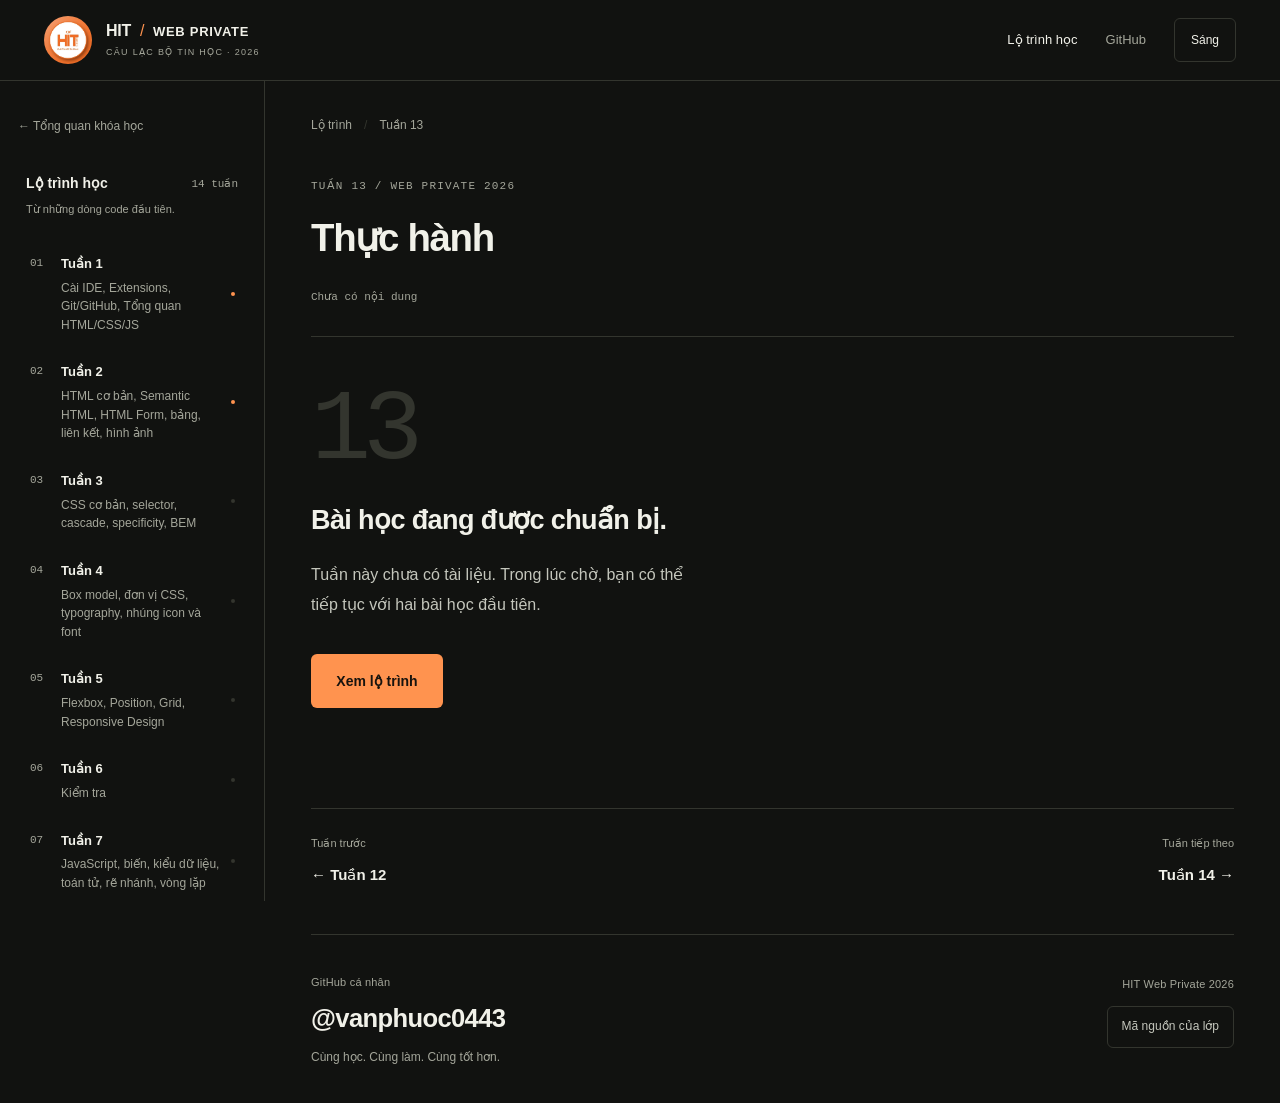
<file: Lesson13/README.html>
<!DOCTYPE html>
<html lang="vi"><head><meta charset="utf-8"><meta name="viewport" content="width=device-width, initial-scale=1"><meta name="description" content="Tài liệu lớp HIT Web Private 2026: lộ trình 14 tuần, lý thuyết và ví dụ thực hành."><title>Tuần 13: Thực hành · HIT Web Private 2026</title><script>try{document.documentElement.dataset.theme=localStorage.getItem('hit-theme')==='light'?'light':'dark'}catch(e){}</script><link rel="stylesheet" href="../assets/site.css"><script src="../assets/site.js" defer></script></head>
<body class="lesson-page"><span class="page-start" aria-hidden="true"></span><a class="skip" href="#content">Đến nội dung chính</a><header class="header"><div class="header-inner"><a class="brand" href="../index.html"><img class="logo" src="../assets/logoCLB.jpg" alt="Logo CLB Tin học Đại học Công nghiệp Hà Nội" width="48" height="48"><span>HIT<span class="brand-divider">/</span><strong>WEB PRIVATE</strong><small>CÂU LẠC BỘ TIN HỌC · 2026</small></span></a><nav class="header-actions" aria-label="Điều hướng chính"><a class="course-link" href="../index.html#curriculum">Lộ trình học</a><a class="repo" href="https://github.com/vanphuoc0443/HIT_WEB">GitHub</a><button id="theme" type="button" aria-label="Bật giao diện sáng">Sáng</button></nav></div><div class="reading-progress" aria-hidden="true"></div></header>
<details class="mobile-nav"><summary>Lộ trình học <span>Chọn tuần</span></summary><nav aria-label="Danh sách tuần trên điện thoại"><a class="week " href="../Lesson1/README.html" ><span class="week-number">01</span><span><b>Tuần 1</b><span>Cài IDE, Extensions, Git/GitHub, Tổng quan HTML/CSS/JS</span></span><span class="status ready" aria-label="Có lý thuyết"></span></a><a class="week " href="../Lesson2/README.html" ><span class="week-number">02</span><span><b>Tuần 2</b><span>HTML cơ bản, Semantic HTML, HTML Form, bảng, liên kết, hình ảnh</span></span><span class="status ready" aria-label="Có lý thuyết"></span></a><a class="week " href="../Lesson3/README.html" ><span class="week-number">03</span><span><b>Tuần 3</b><span>CSS cơ bản, selector, cascade, specificity, BEM</span></span><span class="status " aria-label="Chưa có nội dung"></span></a><a class="week " href="../Lesson4/README.html" ><span class="week-number">04</span><span><b>Tuần 4</b><span>Box model, đơn vị CSS, typography, nhúng icon và font</span></span><span class="status " aria-label="Chưa có nội dung"></span></a><a class="week " href="../Lesson5/README.html" ><span class="week-number">05</span><span><b>Tuần 5</b><span>Flexbox, Position, Grid, Responsive Design</span></span><span class="status " aria-label="Chưa có nội dung"></span></a><a class="week " href="../Lesson6/README.html" ><span class="week-number">06</span><span><b>Tuần 6</b><span>Kiểm tra</span></span><span class="status " aria-label="Chưa có nội dung"></span></a><a class="week " href="../Lesson7/README.html" ><span class="week-number">07</span><span><b>Tuần 7</b><span>JavaScript, biến, kiểu dữ liệu, toán tử, rẽ nhánh, vòng lặp</span></span><span class="status " aria-label="Chưa có nội dung"></span></a><a class="week " href="../Lesson8/README.html" ><span class="week-number">08</span><span><b>Tuần 8</b><span>Function, phạm vi biến và hoisting cơ bản</span></span><span class="status " aria-label="Chưa có nội dung"></span></a><a class="week " href="../Lesson9/README.html" ><span class="week-number">09</span><span><b>Tuần 9</b><span>Array, Object, các phương thức xử lý dữ liệu</span></span><span class="status " aria-label="Chưa có nội dung"></span></a><a class="week " href="../Lesson10/README.html" ><span class="week-number">10</span><span><b>Tuần 10</b><span>Destructuring, Spread/Rest, DOM và Event</span></span><span class="status " aria-label="Chưa có nội dung"></span></a><a class="week " href="../Lesson11/README.html" ><span class="week-number">11</span><span><b>Tuần 11</b><span>Thực hành</span></span><span class="status " aria-label="Chưa có nội dung"></span></a><a class="week " href="../Lesson12/README.html" ><span class="week-number">12</span><span><b>Tuần 12</b><span>Callback, Promise, async/await, Fetch API</span></span><span class="status " aria-label="Chưa có nội dung"></span></a><a class="week active" href="../Lesson13/README.html" aria-current="page"><span class="week-number">13</span><span><b>Tuần 13</b><span>Thực hành</span></span><span class="status " aria-label="Chưa có nội dung"></span></a><a class="week " href="../Lesson14/README.html" ><span class="week-number">14</span><span><b>Tuần 14</b><span>Ôn tập và giải đáp thắc mắc</span></span><span class="status " aria-label="Chưa có nội dung"></span></a></nav></details><div class="layout"><aside class="sidebar"><a class="course-home" href="../index.html">← Tổng quan khóa học</a><div class="sidebar-title"><h2>Lộ trình học</h2><span>14 tuần</span></div><p class="sidebar-note">Từ những dòng code đầu tiên.</p><nav aria-label="Danh sách tuần"><a class="week " href="../Lesson1/README.html" ><span class="week-number">01</span><span><b>Tuần 1</b><span>Cài IDE, Extensions, Git/GitHub, Tổng quan HTML/CSS/JS</span></span><span class="status ready" aria-label="Có lý thuyết"></span></a><a class="week " href="../Lesson2/README.html" ><span class="week-number">02</span><span><b>Tuần 2</b><span>HTML cơ bản, Semantic HTML, HTML Form, bảng, liên kết, hình ảnh</span></span><span class="status ready" aria-label="Có lý thuyết"></span></a><a class="week " href="../Lesson3/README.html" ><span class="week-number">03</span><span><b>Tuần 3</b><span>CSS cơ bản, selector, cascade, specificity, BEM</span></span><span class="status " aria-label="Chưa có nội dung"></span></a><a class="week " href="../Lesson4/README.html" ><span class="week-number">04</span><span><b>Tuần 4</b><span>Box model, đơn vị CSS, typography, nhúng icon và font</span></span><span class="status " aria-label="Chưa có nội dung"></span></a><a class="week " href="../Lesson5/README.html" ><span class="week-number">05</span><span><b>Tuần 5</b><span>Flexbox, Position, Grid, Responsive Design</span></span><span class="status " aria-label="Chưa có nội dung"></span></a><a class="week " href="../Lesson6/README.html" ><span class="week-number">06</span><span><b>Tuần 6</b><span>Kiểm tra</span></span><span class="status " aria-label="Chưa có nội dung"></span></a><a class="week " href="../Lesson7/README.html" ><span class="week-number">07</span><span><b>Tuần 7</b><span>JavaScript, biến, kiểu dữ liệu, toán tử, rẽ nhánh, vòng lặp</span></span><span class="status " aria-label="Chưa có nội dung"></span></a><a class="week " href="../Lesson8/README.html" ><span class="week-number">08</span><span><b>Tuần 8</b><span>Function, phạm vi biến và hoisting cơ bản</span></span><span class="status " aria-label="Chưa có nội dung"></span></a><a class="week " href="../Lesson9/README.html" ><span class="week-number">09</span><span><b>Tuần 9</b><span>Array, Object, các phương thức xử lý dữ liệu</span></span><span class="status " aria-label="Chưa có nội dung"></span></a><a class="week " href="../Lesson10/README.html" ><span class="week-number">10</span><span><b>Tuần 10</b><span>Destructuring, Spread/Rest, DOM và Event</span></span><span class="status " aria-label="Chưa có nội dung"></span></a><a class="week " href="../Lesson11/README.html" ><span class="week-number">11</span><span><b>Tuần 11</b><span>Thực hành</span></span><span class="status " aria-label="Chưa có nội dung"></span></a><a class="week " href="../Lesson12/README.html" ><span class="week-number">12</span><span><b>Tuần 12</b><span>Callback, Promise, async/await, Fetch API</span></span><span class="status " aria-label="Chưa có nội dung"></span></a><a class="week active" href="../Lesson13/README.html" aria-current="page"><span class="week-number">13</span><span><b>Tuần 13</b><span>Thực hành</span></span><span class="status " aria-label="Chưa có nội dung"></span></a><a class="week " href="../Lesson14/README.html" ><span class="week-number">14</span><span><b>Tuần 14</b><span>Ôn tập và giải đáp thắc mắc</span></span><span class="status " aria-label="Chưa có nội dung"></span></a></nav><div class="sidebar-footer">02 / 14 tuần có tài liệu</div></aside><main id="content" tabindex="-1"><div class="breadcrumb"><a href="../index.html">Lộ trình</a><span>/</span> Tuần 13</div><header class="lesson-header"><span class="eyebrow">TUẦN 13 / WEB PRIVATE 2026</span><h1>Thực hành</h1><div class="lesson-meta"><span>Chưa có nội dung</span></div></header><article class="prose"><div class="empty"><span class="empty-number" aria-hidden="true">13</span><h2>Bài học đang được chuẩn bị.</h2><p>Tuần này chưa có tài liệu. Trong lúc chờ, bạn có thể tiếp tục với hai bài học đầu tiên.</p><a class="primary" href="../index.html#curriculum">Xem lộ trình</a></div></article><nav class="lesson-pagination" aria-label="Chuyển tuần"><a href="../Lesson12/README.html"><span>Tuần trước</span><b>← Tuần 12</b></a><a href="../Lesson14/README.html"><span>Tuần tiếp theo</span><b>Tuần 14 →</b></a></nav><footer class="footer"><div class="footer-identity"><span class="footer-label">GitHub cá nhân</span><a class="footer-profile" href="https://github.com/vanphuoc0443">@vanphuoc0443</a><p>Cùng học. Cùng làm. Cùng tốt hơn.</p></div><div class="footer-project"><span class="footer-label">HIT Web Private 2026</span><a class="footer-source" href="https://github.com/vanphuoc0443/HIT_WEB">Mã nguồn của lớp</a></div></footer></main></div><button id="top" type="button" aria-label="Về đầu trang" hidden>Đầu trang</button></body></html>
</file>
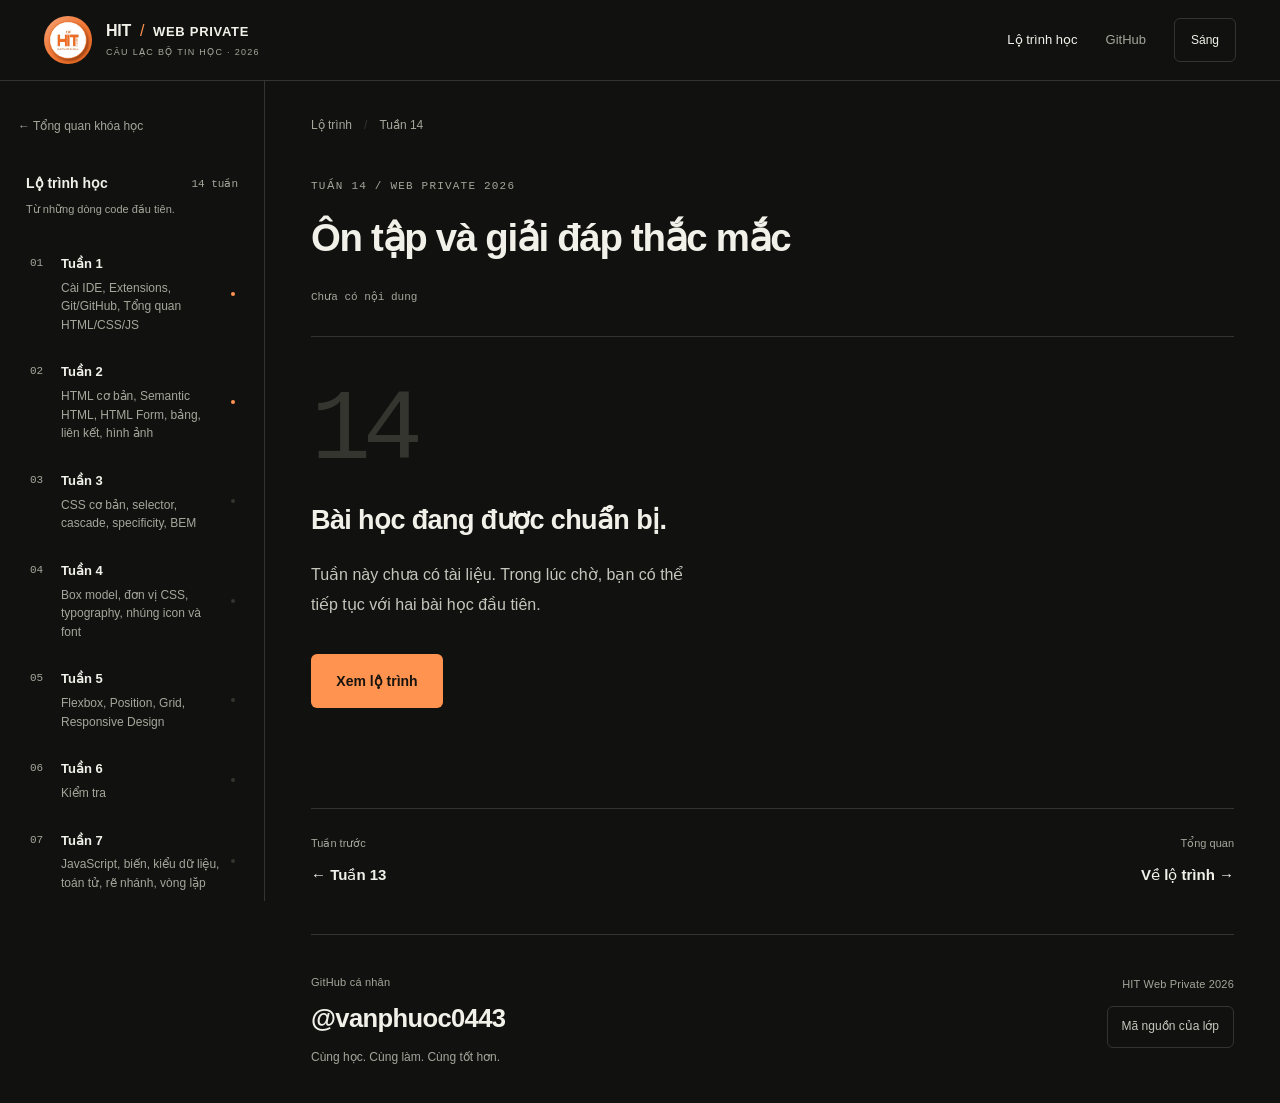
<file: Lesson14/README.html>
<!DOCTYPE html>
<html lang="vi"><head><meta charset="utf-8"><meta name="viewport" content="width=device-width, initial-scale=1"><meta name="description" content="Tài liệu lớp HIT Web Private 2026: lộ trình 14 tuần, lý thuyết và ví dụ thực hành."><title>Tuần 14: Ôn tập và giải đáp thắc mắc · HIT Web Private 2026</title><script>try{document.documentElement.dataset.theme=localStorage.getItem('hit-theme')==='light'?'light':'dark'}catch(e){}</script><link rel="stylesheet" href="../assets/site.css"><script src="../assets/site.js" defer></script></head>
<body class="lesson-page"><span class="page-start" aria-hidden="true"></span><a class="skip" href="#content">Đến nội dung chính</a><header class="header"><div class="header-inner"><a class="brand" href="../index.html"><img class="logo" src="../assets/logoCLB.jpg" alt="Logo CLB Tin học Đại học Công nghiệp Hà Nội" width="48" height="48"><span>HIT<span class="brand-divider">/</span><strong>WEB PRIVATE</strong><small>CÂU LẠC BỘ TIN HỌC · 2026</small></span></a><nav class="header-actions" aria-label="Điều hướng chính"><a class="course-link" href="../index.html#curriculum">Lộ trình học</a><a class="repo" href="https://github.com/vanphuoc0443/HIT_WEB">GitHub</a><button id="theme" type="button" aria-label="Bật giao diện sáng">Sáng</button></nav></div><div class="reading-progress" aria-hidden="true"></div></header>
<details class="mobile-nav"><summary>Lộ trình học <span>Chọn tuần</span></summary><nav aria-label="Danh sách tuần trên điện thoại"><a class="week " href="../Lesson1/README.html" ><span class="week-number">01</span><span><b>Tuần 1</b><span>Cài IDE, Extensions, Git/GitHub, Tổng quan HTML/CSS/JS</span></span><span class="status ready" aria-label="Có lý thuyết"></span></a><a class="week " href="../Lesson2/README.html" ><span class="week-number">02</span><span><b>Tuần 2</b><span>HTML cơ bản, Semantic HTML, HTML Form, bảng, liên kết, hình ảnh</span></span><span class="status ready" aria-label="Có lý thuyết"></span></a><a class="week " href="../Lesson3/README.html" ><span class="week-number">03</span><span><b>Tuần 3</b><span>CSS cơ bản, selector, cascade, specificity, BEM</span></span><span class="status " aria-label="Chưa có nội dung"></span></a><a class="week " href="../Lesson4/README.html" ><span class="week-number">04</span><span><b>Tuần 4</b><span>Box model, đơn vị CSS, typography, nhúng icon và font</span></span><span class="status " aria-label="Chưa có nội dung"></span></a><a class="week " href="../Lesson5/README.html" ><span class="week-number">05</span><span><b>Tuần 5</b><span>Flexbox, Position, Grid, Responsive Design</span></span><span class="status " aria-label="Chưa có nội dung"></span></a><a class="week " href="../Lesson6/README.html" ><span class="week-number">06</span><span><b>Tuần 6</b><span>Kiểm tra</span></span><span class="status " aria-label="Chưa có nội dung"></span></a><a class="week " href="../Lesson7/README.html" ><span class="week-number">07</span><span><b>Tuần 7</b><span>JavaScript, biến, kiểu dữ liệu, toán tử, rẽ nhánh, vòng lặp</span></span><span class="status " aria-label="Chưa có nội dung"></span></a><a class="week " href="../Lesson8/README.html" ><span class="week-number">08</span><span><b>Tuần 8</b><span>Function, phạm vi biến và hoisting cơ bản</span></span><span class="status " aria-label="Chưa có nội dung"></span></a><a class="week " href="../Lesson9/README.html" ><span class="week-number">09</span><span><b>Tuần 9</b><span>Array, Object, các phương thức xử lý dữ liệu</span></span><span class="status " aria-label="Chưa có nội dung"></span></a><a class="week " href="../Lesson10/README.html" ><span class="week-number">10</span><span><b>Tuần 10</b><span>Destructuring, Spread/Rest, DOM và Event</span></span><span class="status " aria-label="Chưa có nội dung"></span></a><a class="week " href="../Lesson11/README.html" ><span class="week-number">11</span><span><b>Tuần 11</b><span>Thực hành</span></span><span class="status " aria-label="Chưa có nội dung"></span></a><a class="week " href="../Lesson12/README.html" ><span class="week-number">12</span><span><b>Tuần 12</b><span>Callback, Promise, async/await, Fetch API</span></span><span class="status " aria-label="Chưa có nội dung"></span></a><a class="week " href="../Lesson13/README.html" ><span class="week-number">13</span><span><b>Tuần 13</b><span>Thực hành</span></span><span class="status " aria-label="Chưa có nội dung"></span></a><a class="week active" href="../Lesson14/README.html" aria-current="page"><span class="week-number">14</span><span><b>Tuần 14</b><span>Ôn tập và giải đáp thắc mắc</span></span><span class="status " aria-label="Chưa có nội dung"></span></a></nav></details><div class="layout"><aside class="sidebar"><a class="course-home" href="../index.html">← Tổng quan khóa học</a><div class="sidebar-title"><h2>Lộ trình học</h2><span>14 tuần</span></div><p class="sidebar-note">Từ những dòng code đầu tiên.</p><nav aria-label="Danh sách tuần"><a class="week " href="../Lesson1/README.html" ><span class="week-number">01</span><span><b>Tuần 1</b><span>Cài IDE, Extensions, Git/GitHub, Tổng quan HTML/CSS/JS</span></span><span class="status ready" aria-label="Có lý thuyết"></span></a><a class="week " href="../Lesson2/README.html" ><span class="week-number">02</span><span><b>Tuần 2</b><span>HTML cơ bản, Semantic HTML, HTML Form, bảng, liên kết, hình ảnh</span></span><span class="status ready" aria-label="Có lý thuyết"></span></a><a class="week " href="../Lesson3/README.html" ><span class="week-number">03</span><span><b>Tuần 3</b><span>CSS cơ bản, selector, cascade, specificity, BEM</span></span><span class="status " aria-label="Chưa có nội dung"></span></a><a class="week " href="../Lesson4/README.html" ><span class="week-number">04</span><span><b>Tuần 4</b><span>Box model, đơn vị CSS, typography, nhúng icon và font</span></span><span class="status " aria-label="Chưa có nội dung"></span></a><a class="week " href="../Lesson5/README.html" ><span class="week-number">05</span><span><b>Tuần 5</b><span>Flexbox, Position, Grid, Responsive Design</span></span><span class="status " aria-label="Chưa có nội dung"></span></a><a class="week " href="../Lesson6/README.html" ><span class="week-number">06</span><span><b>Tuần 6</b><span>Kiểm tra</span></span><span class="status " aria-label="Chưa có nội dung"></span></a><a class="week " href="../Lesson7/README.html" ><span class="week-number">07</span><span><b>Tuần 7</b><span>JavaScript, biến, kiểu dữ liệu, toán tử, rẽ nhánh, vòng lặp</span></span><span class="status " aria-label="Chưa có nội dung"></span></a><a class="week " href="../Lesson8/README.html" ><span class="week-number">08</span><span><b>Tuần 8</b><span>Function, phạm vi biến và hoisting cơ bản</span></span><span class="status " aria-label="Chưa có nội dung"></span></a><a class="week " href="../Lesson9/README.html" ><span class="week-number">09</span><span><b>Tuần 9</b><span>Array, Object, các phương thức xử lý dữ liệu</span></span><span class="status " aria-label="Chưa có nội dung"></span></a><a class="week " href="../Lesson10/README.html" ><span class="week-number">10</span><span><b>Tuần 10</b><span>Destructuring, Spread/Rest, DOM và Event</span></span><span class="status " aria-label="Chưa có nội dung"></span></a><a class="week " href="../Lesson11/README.html" ><span class="week-number">11</span><span><b>Tuần 11</b><span>Thực hành</span></span><span class="status " aria-label="Chưa có nội dung"></span></a><a class="week " href="../Lesson12/README.html" ><span class="week-number">12</span><span><b>Tuần 12</b><span>Callback, Promise, async/await, Fetch API</span></span><span class="status " aria-label="Chưa có nội dung"></span></a><a class="week " href="../Lesson13/README.html" ><span class="week-number">13</span><span><b>Tuần 13</b><span>Thực hành</span></span><span class="status " aria-label="Chưa có nội dung"></span></a><a class="week active" href="../Lesson14/README.html" aria-current="page"><span class="week-number">14</span><span><b>Tuần 14</b><span>Ôn tập và giải đáp thắc mắc</span></span><span class="status " aria-label="Chưa có nội dung"></span></a></nav><div class="sidebar-footer">02 / 14 tuần có tài liệu</div></aside><main id="content" tabindex="-1"><div class="breadcrumb"><a href="../index.html">Lộ trình</a><span>/</span> Tuần 14</div><header class="lesson-header"><span class="eyebrow">TUẦN 14 / WEB PRIVATE 2026</span><h1>Ôn tập và giải đáp thắc mắc</h1><div class="lesson-meta"><span>Chưa có nội dung</span></div></header><article class="prose"><div class="empty"><span class="empty-number" aria-hidden="true">14</span><h2>Bài học đang được chuẩn bị.</h2><p>Tuần này chưa có tài liệu. Trong lúc chờ, bạn có thể tiếp tục với hai bài học đầu tiên.</p><a class="primary" href="../index.html#curriculum">Xem lộ trình</a></div></article><nav class="lesson-pagination" aria-label="Chuyển tuần"><a href="../Lesson13/README.html"><span>Tuần trước</span><b>← Tuần 13</b></a><a href="../index.html"><span>Tổng quan</span><b>Về lộ trình →</b></a></nav><footer class="footer"><div class="footer-identity"><span class="footer-label">GitHub cá nhân</span><a class="footer-profile" href="https://github.com/vanphuoc0443">@vanphuoc0443</a><p>Cùng học. Cùng làm. Cùng tốt hơn.</p></div><div class="footer-project"><span class="footer-label">HIT Web Private 2026</span><a class="footer-source" href="https://github.com/vanphuoc0443/HIT_WEB">Mã nguồn của lớp</a></div></footer></main></div><button id="top" type="button" aria-label="Về đầu trang" hidden>Đầu trang</button></body></html>
</file>
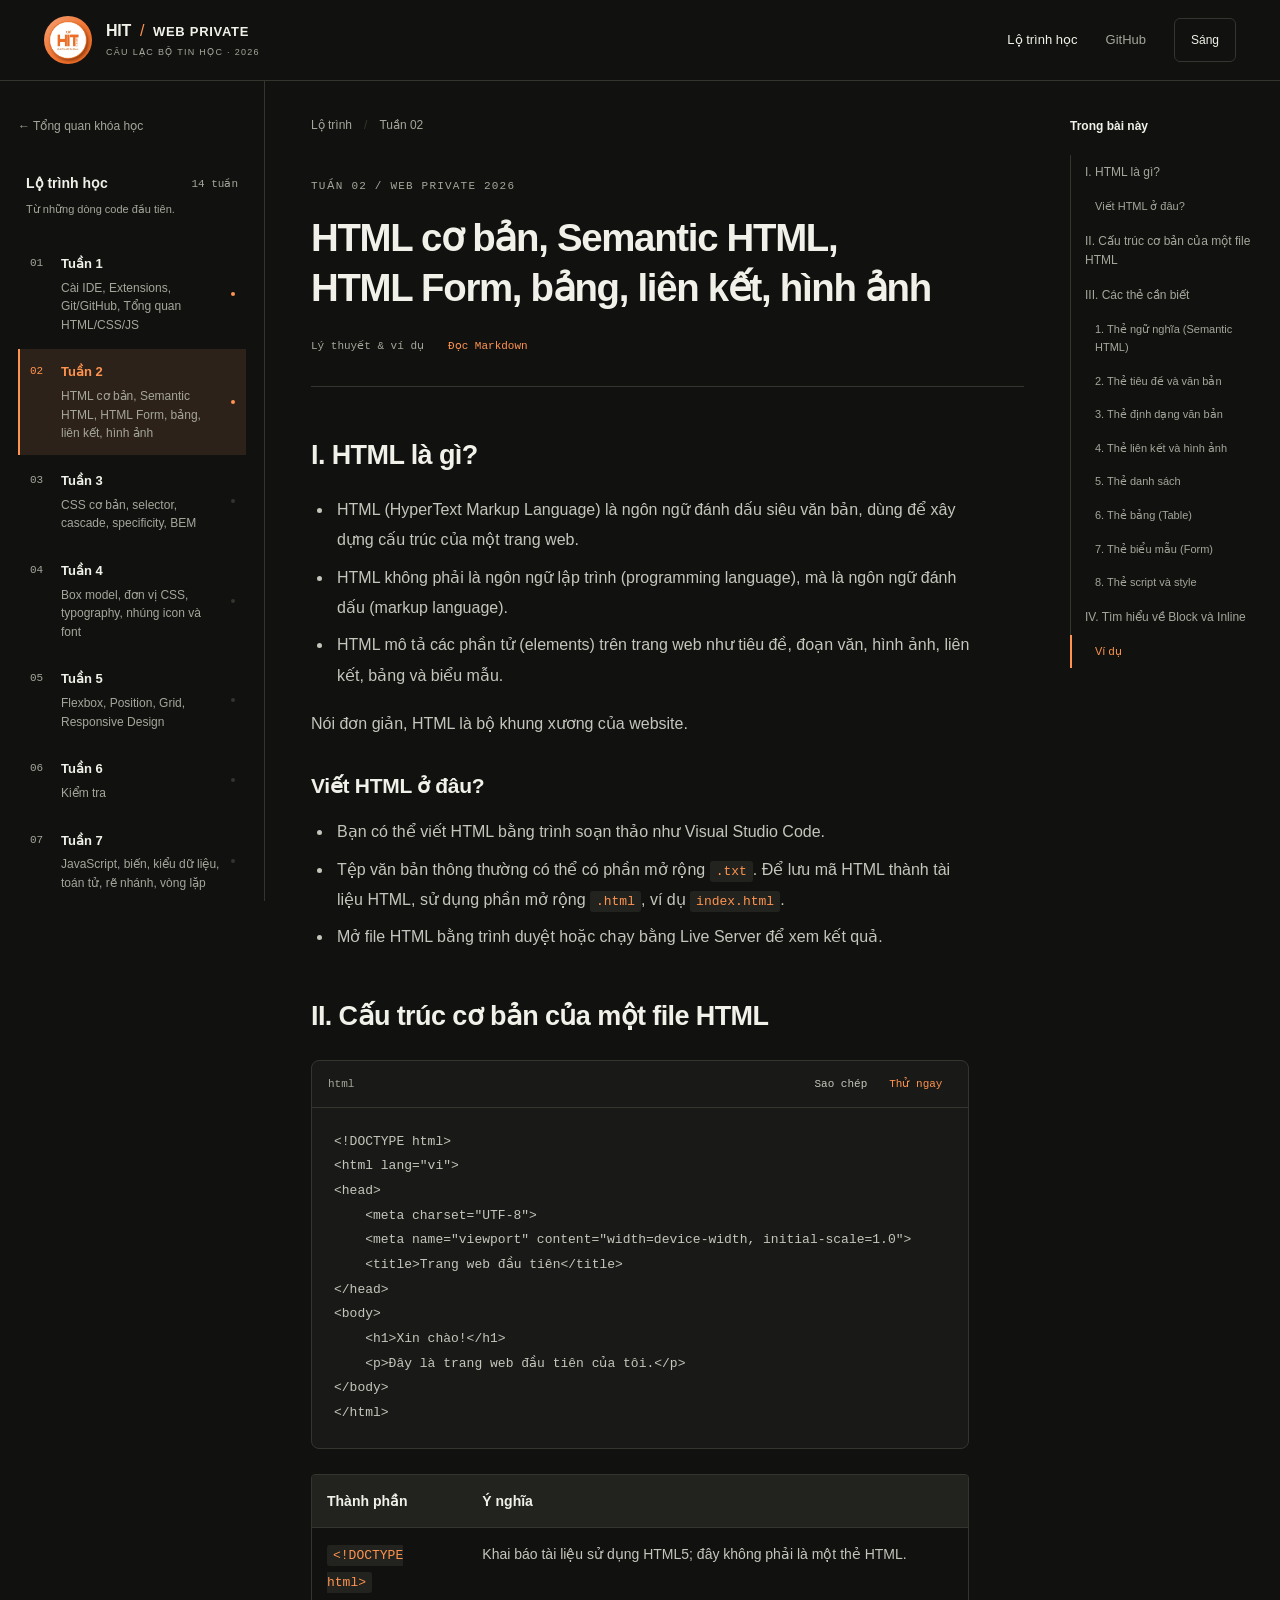
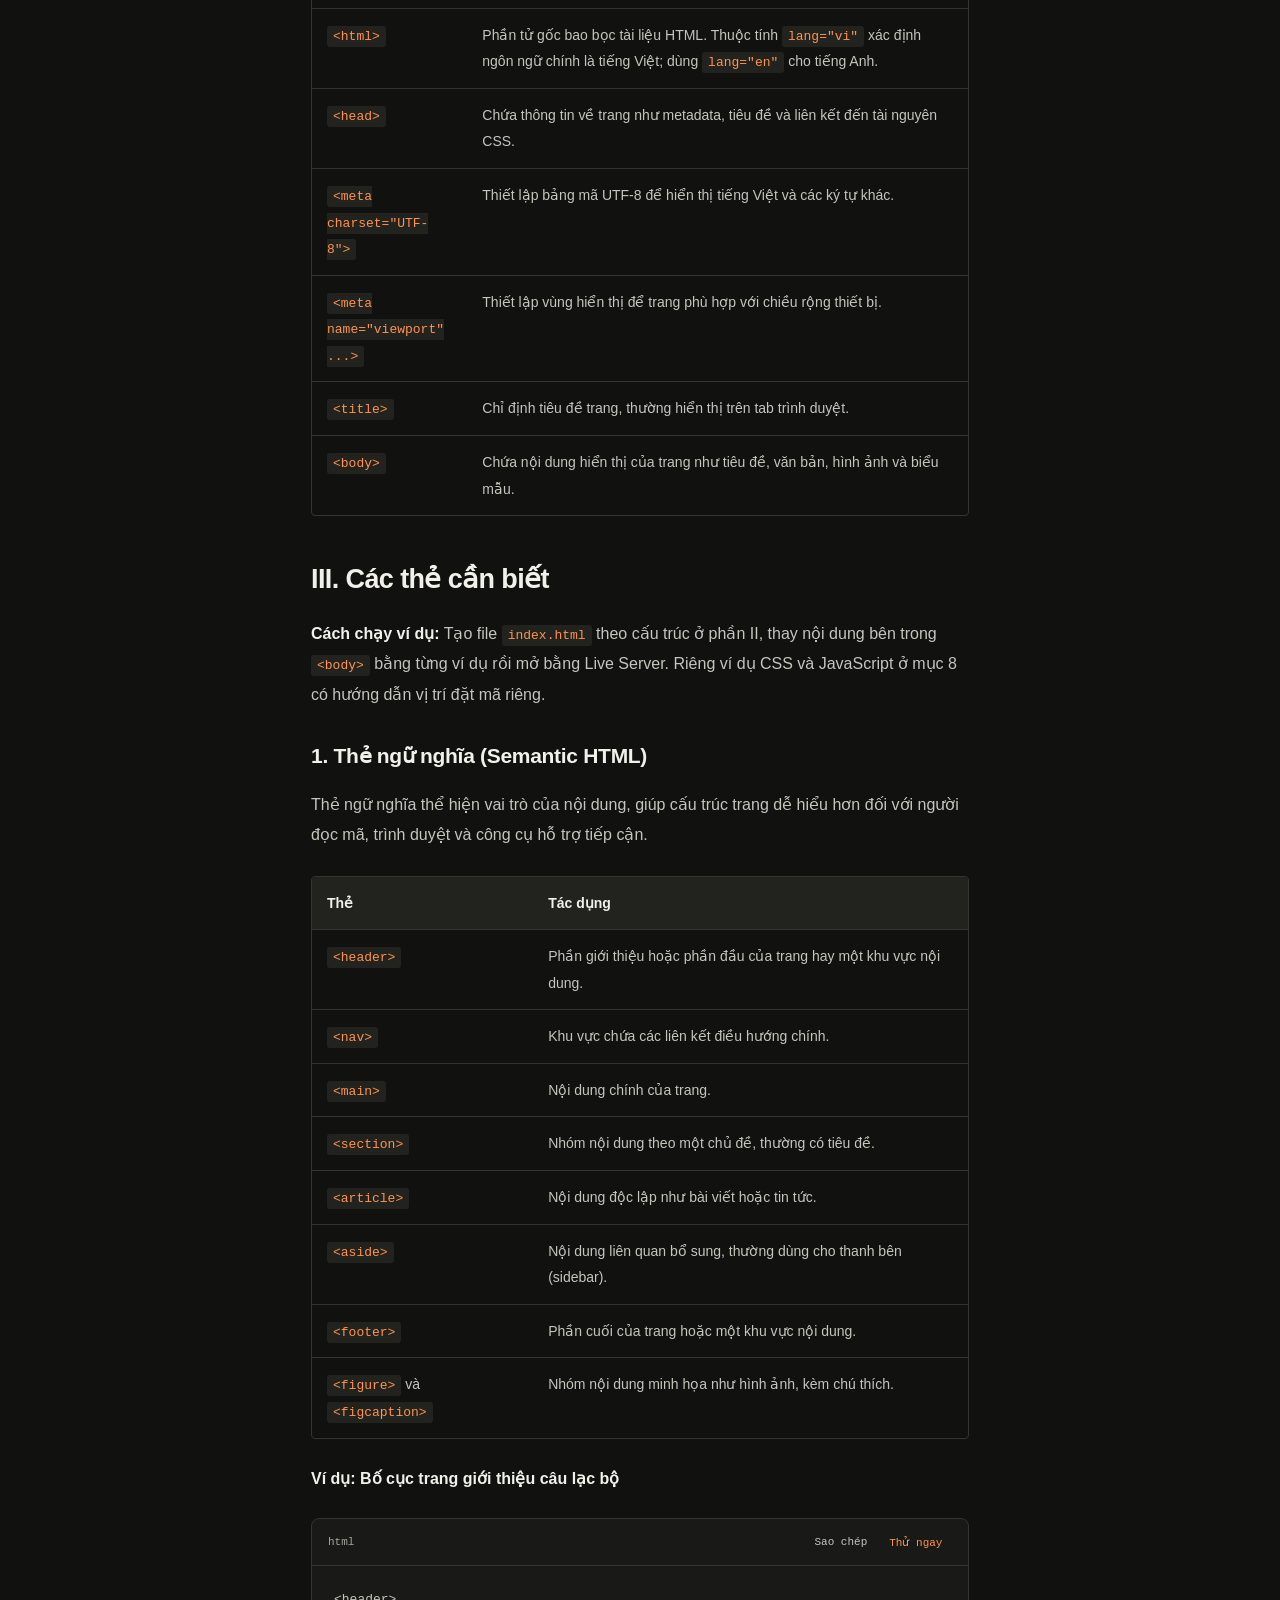
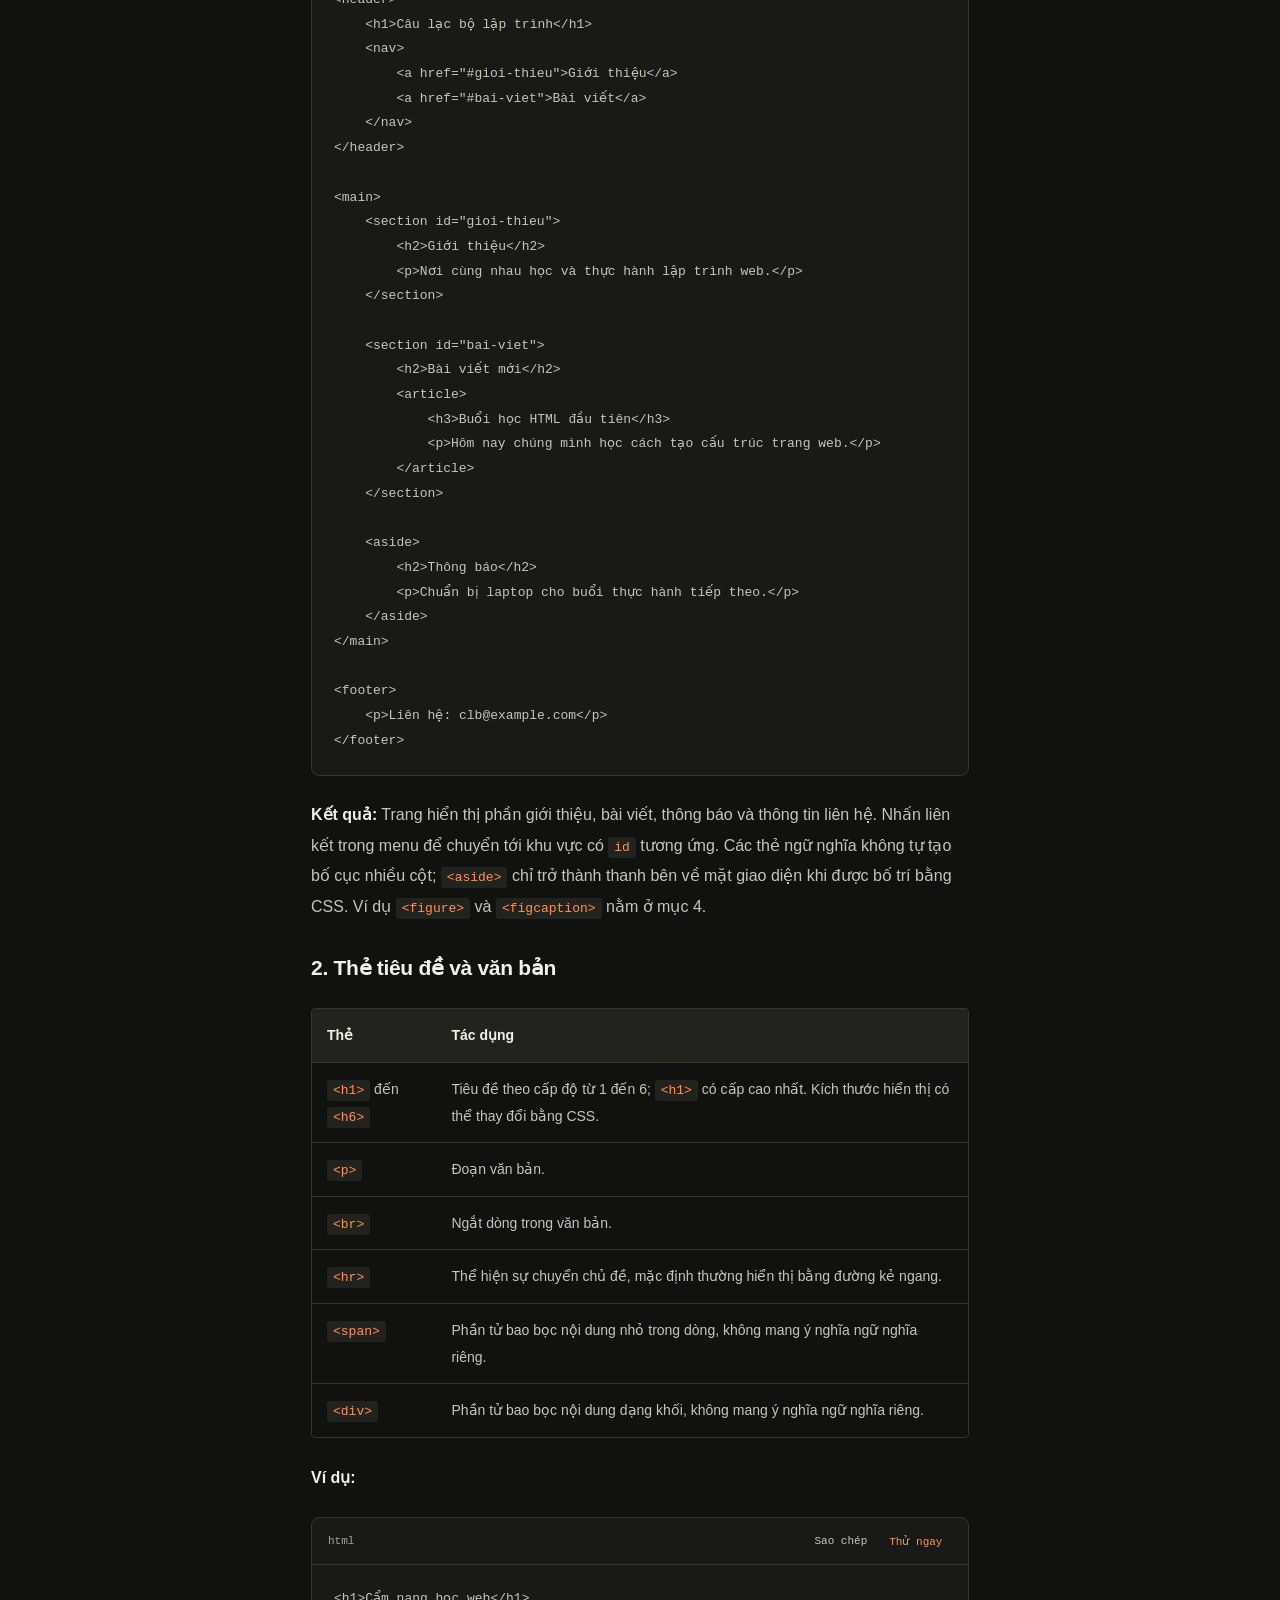
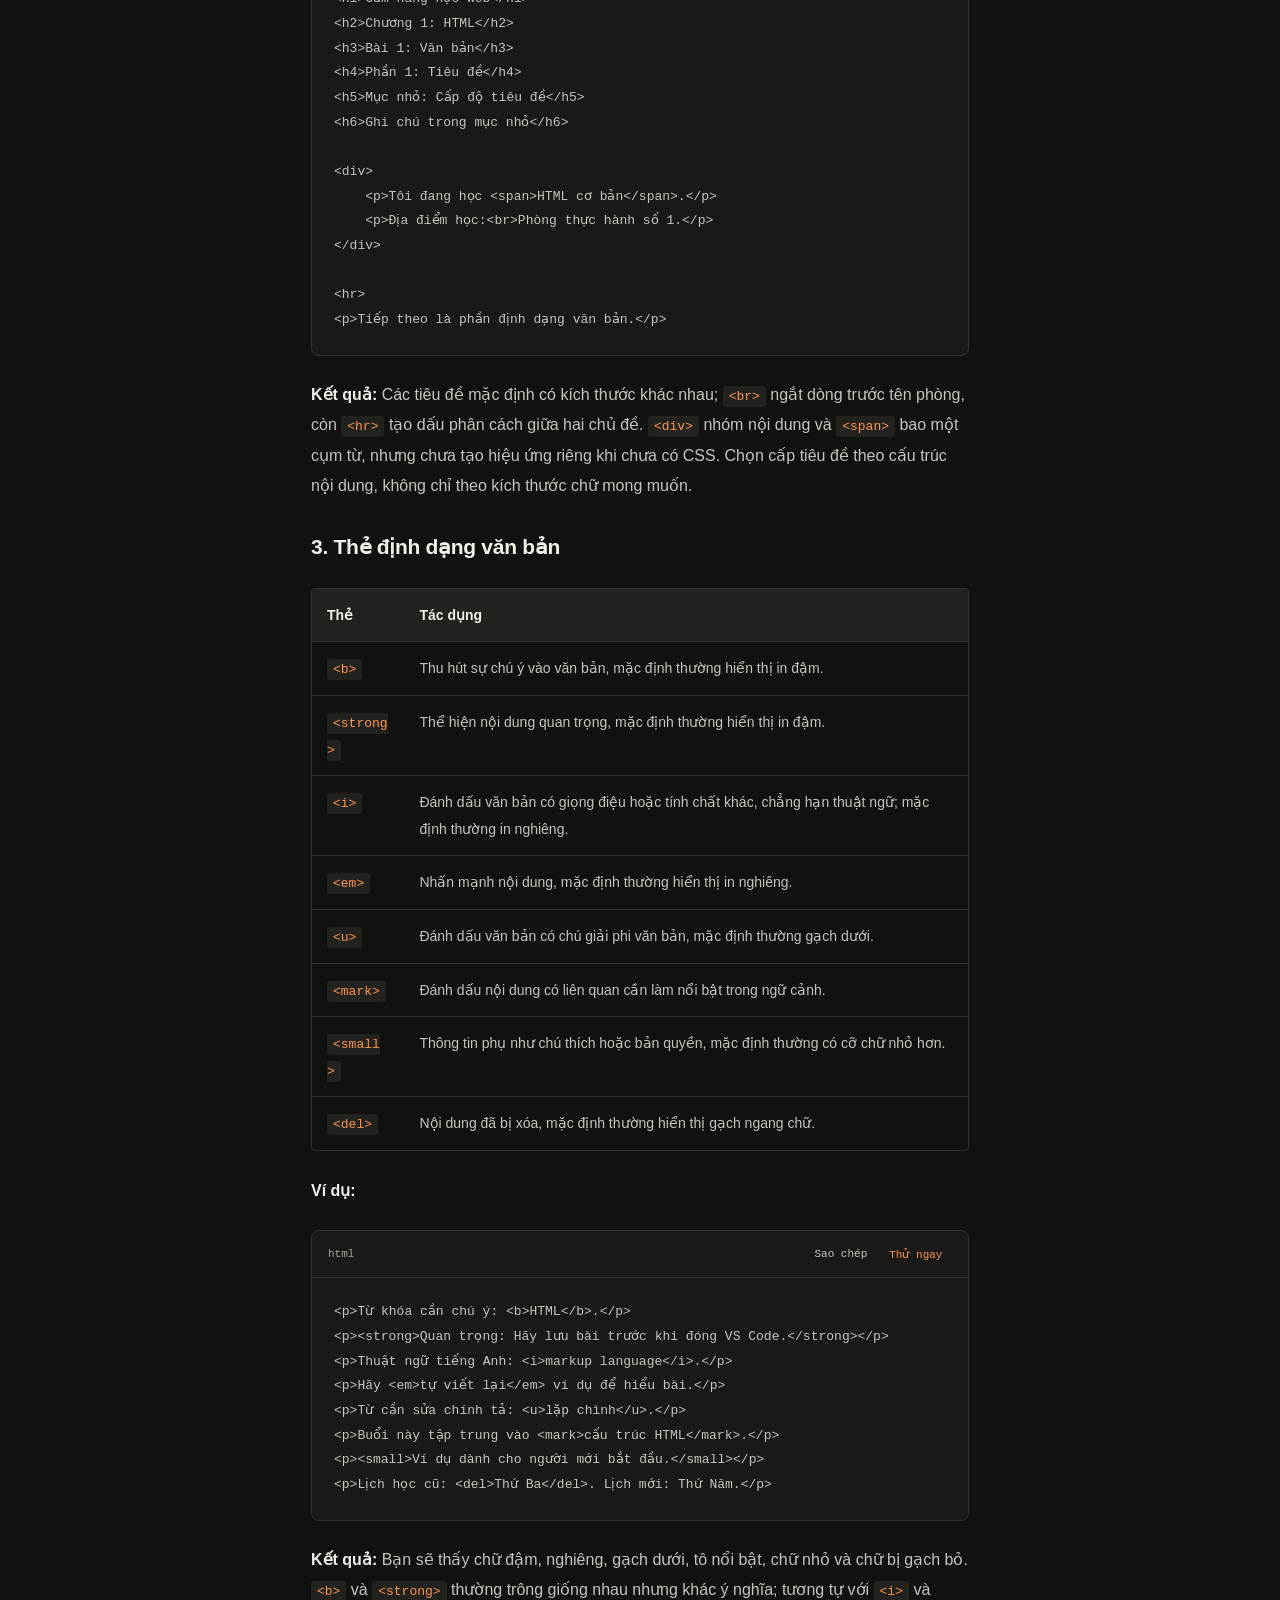
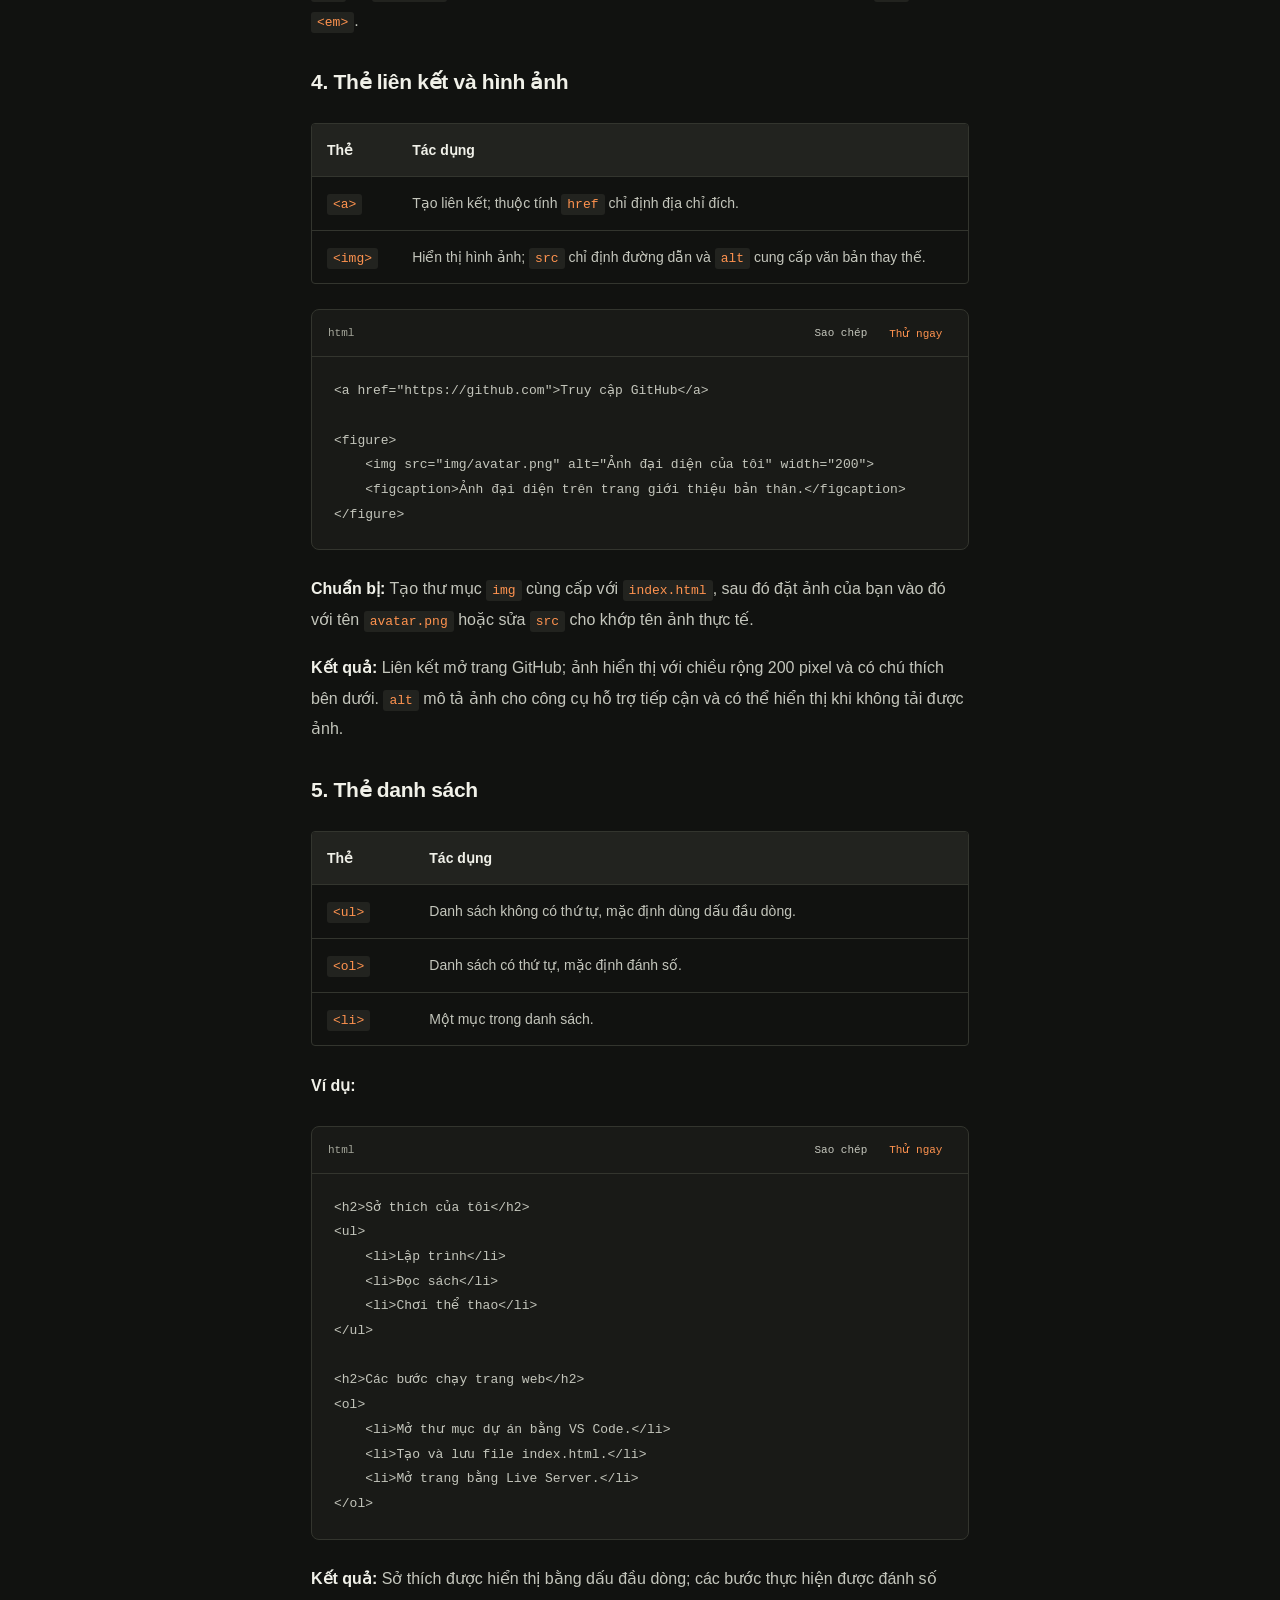
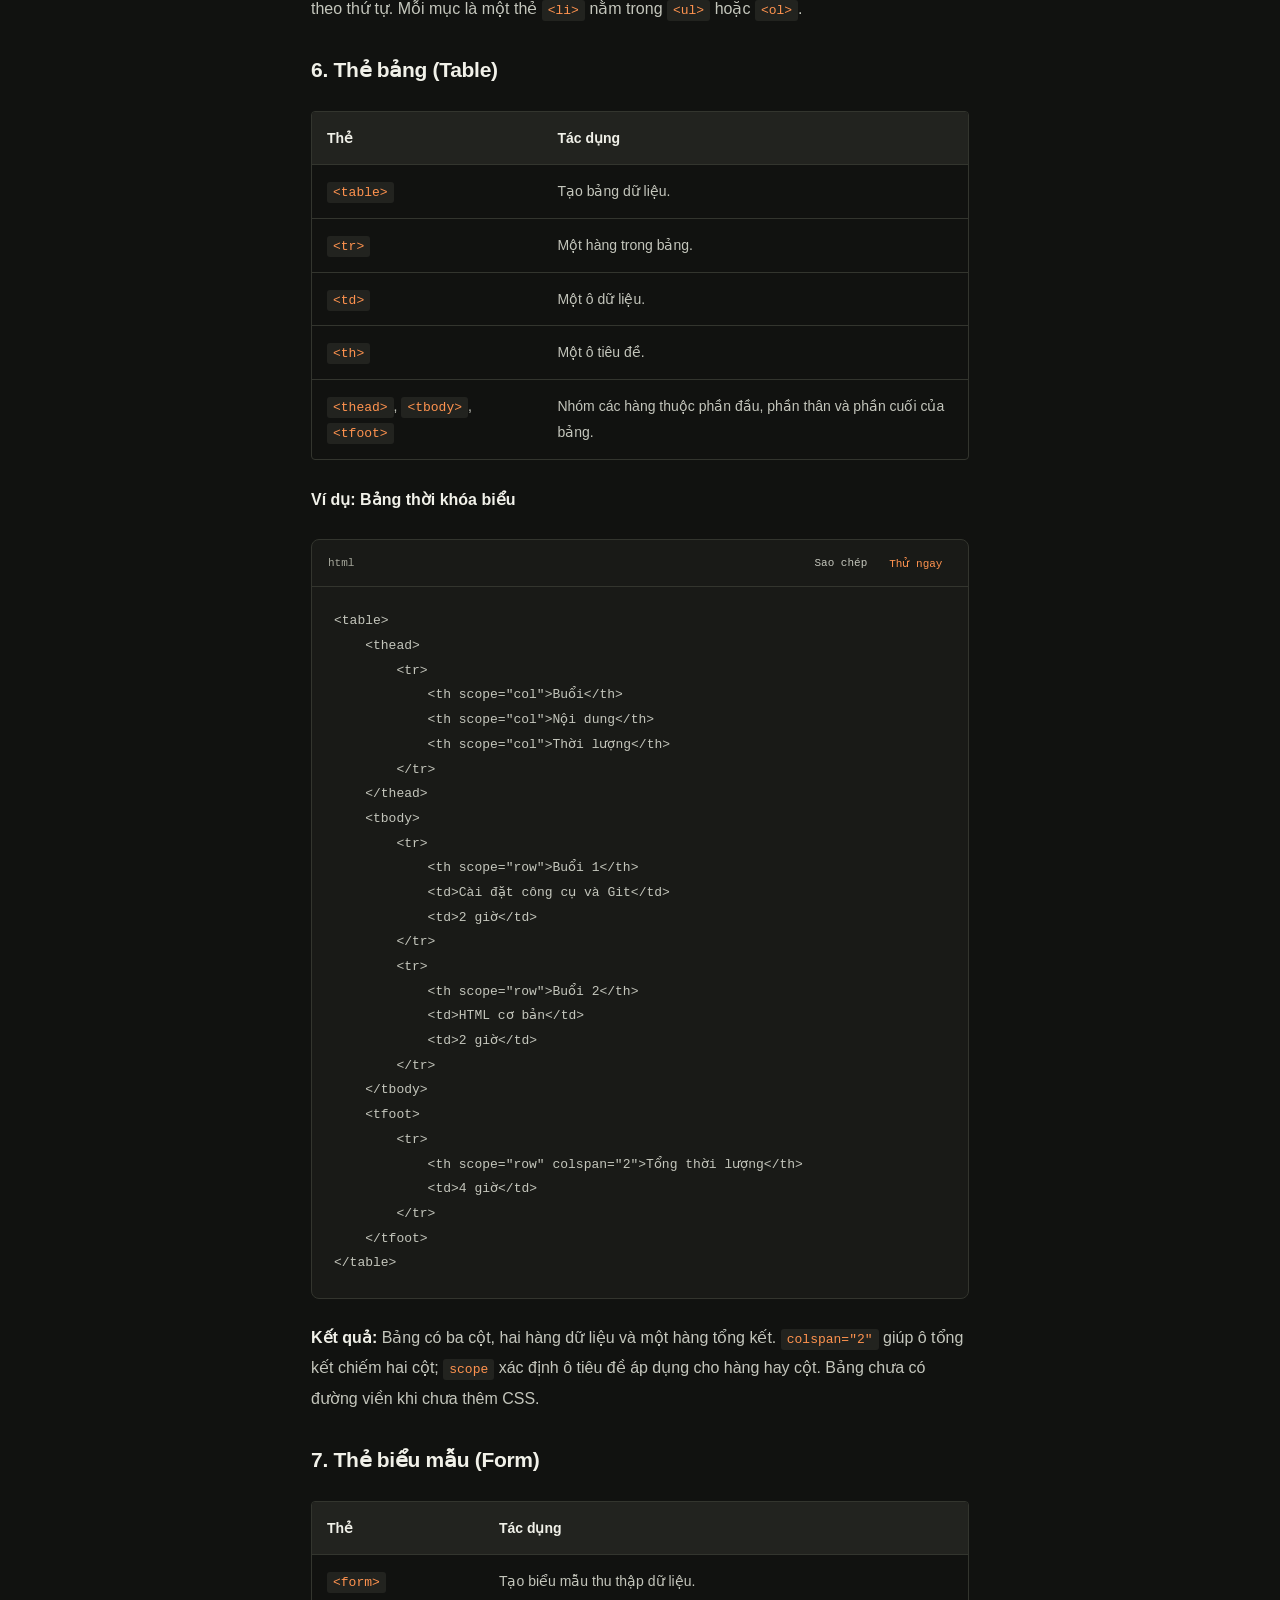
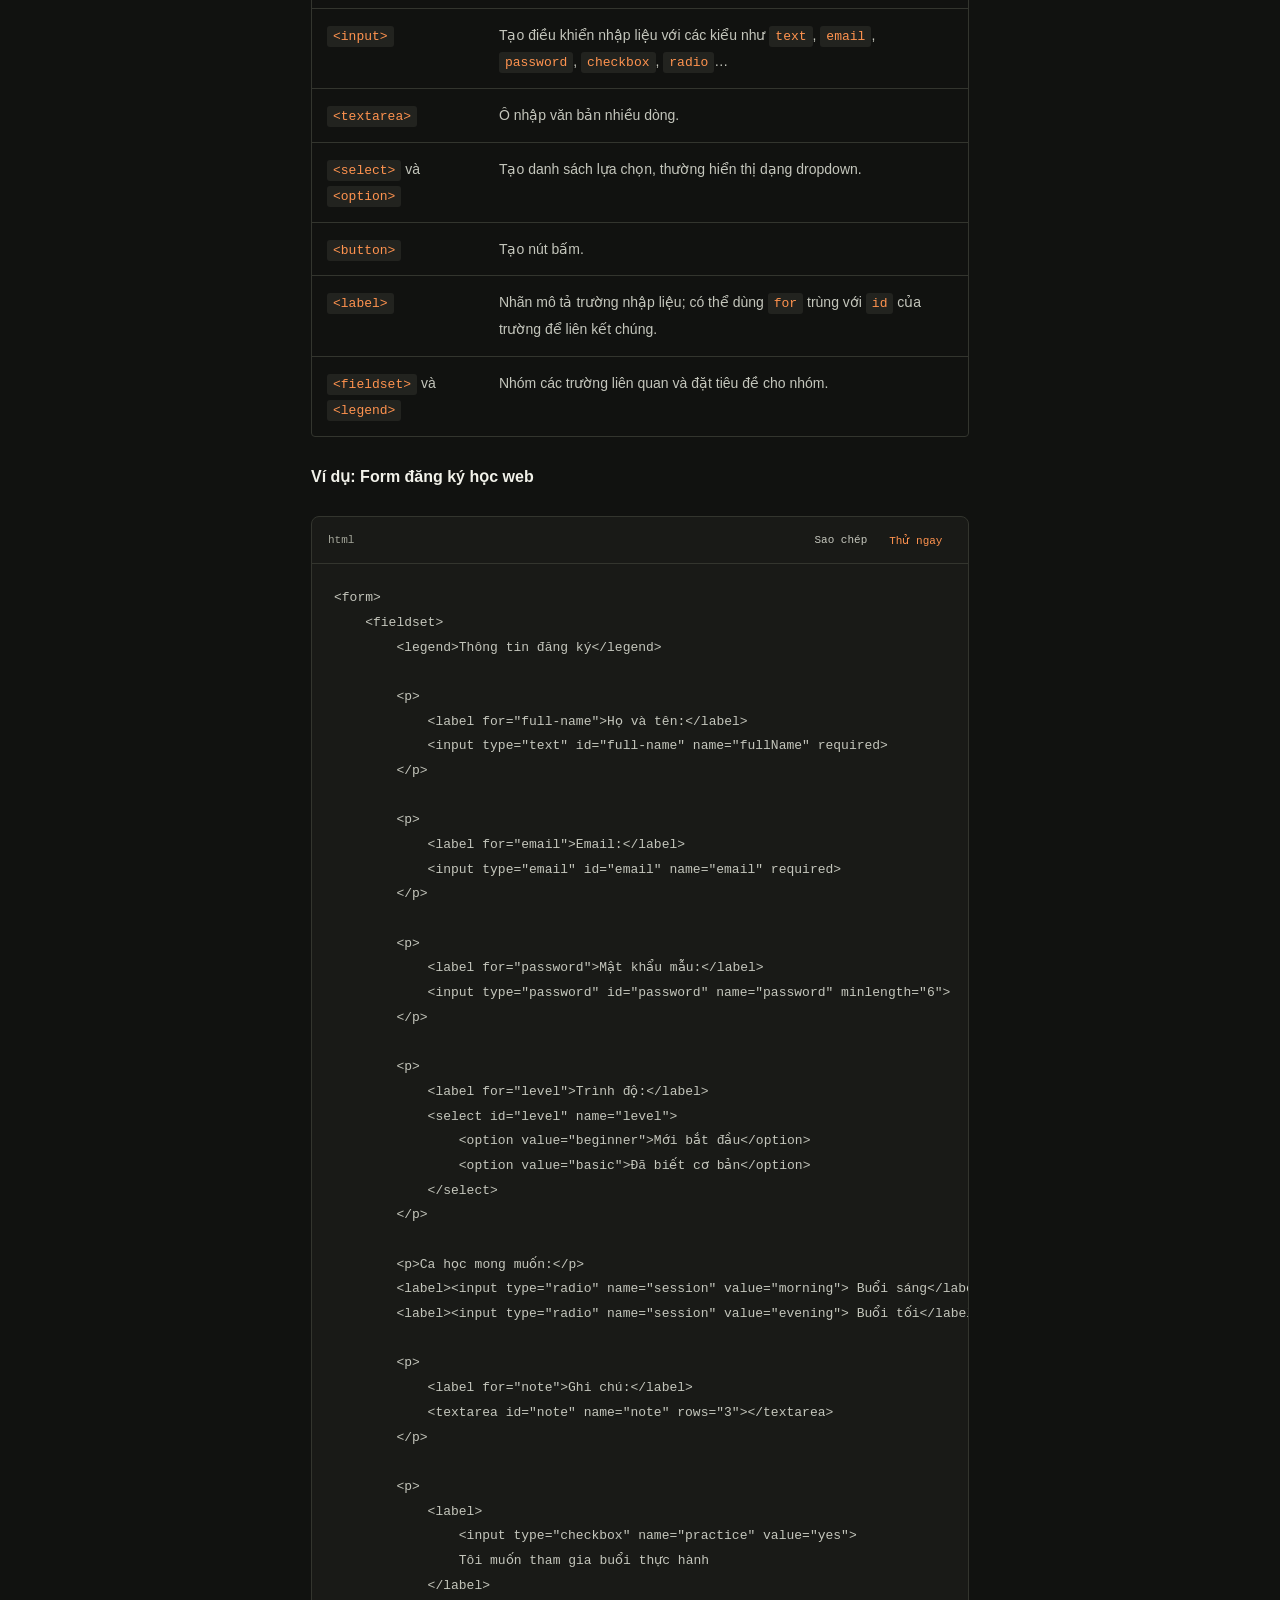
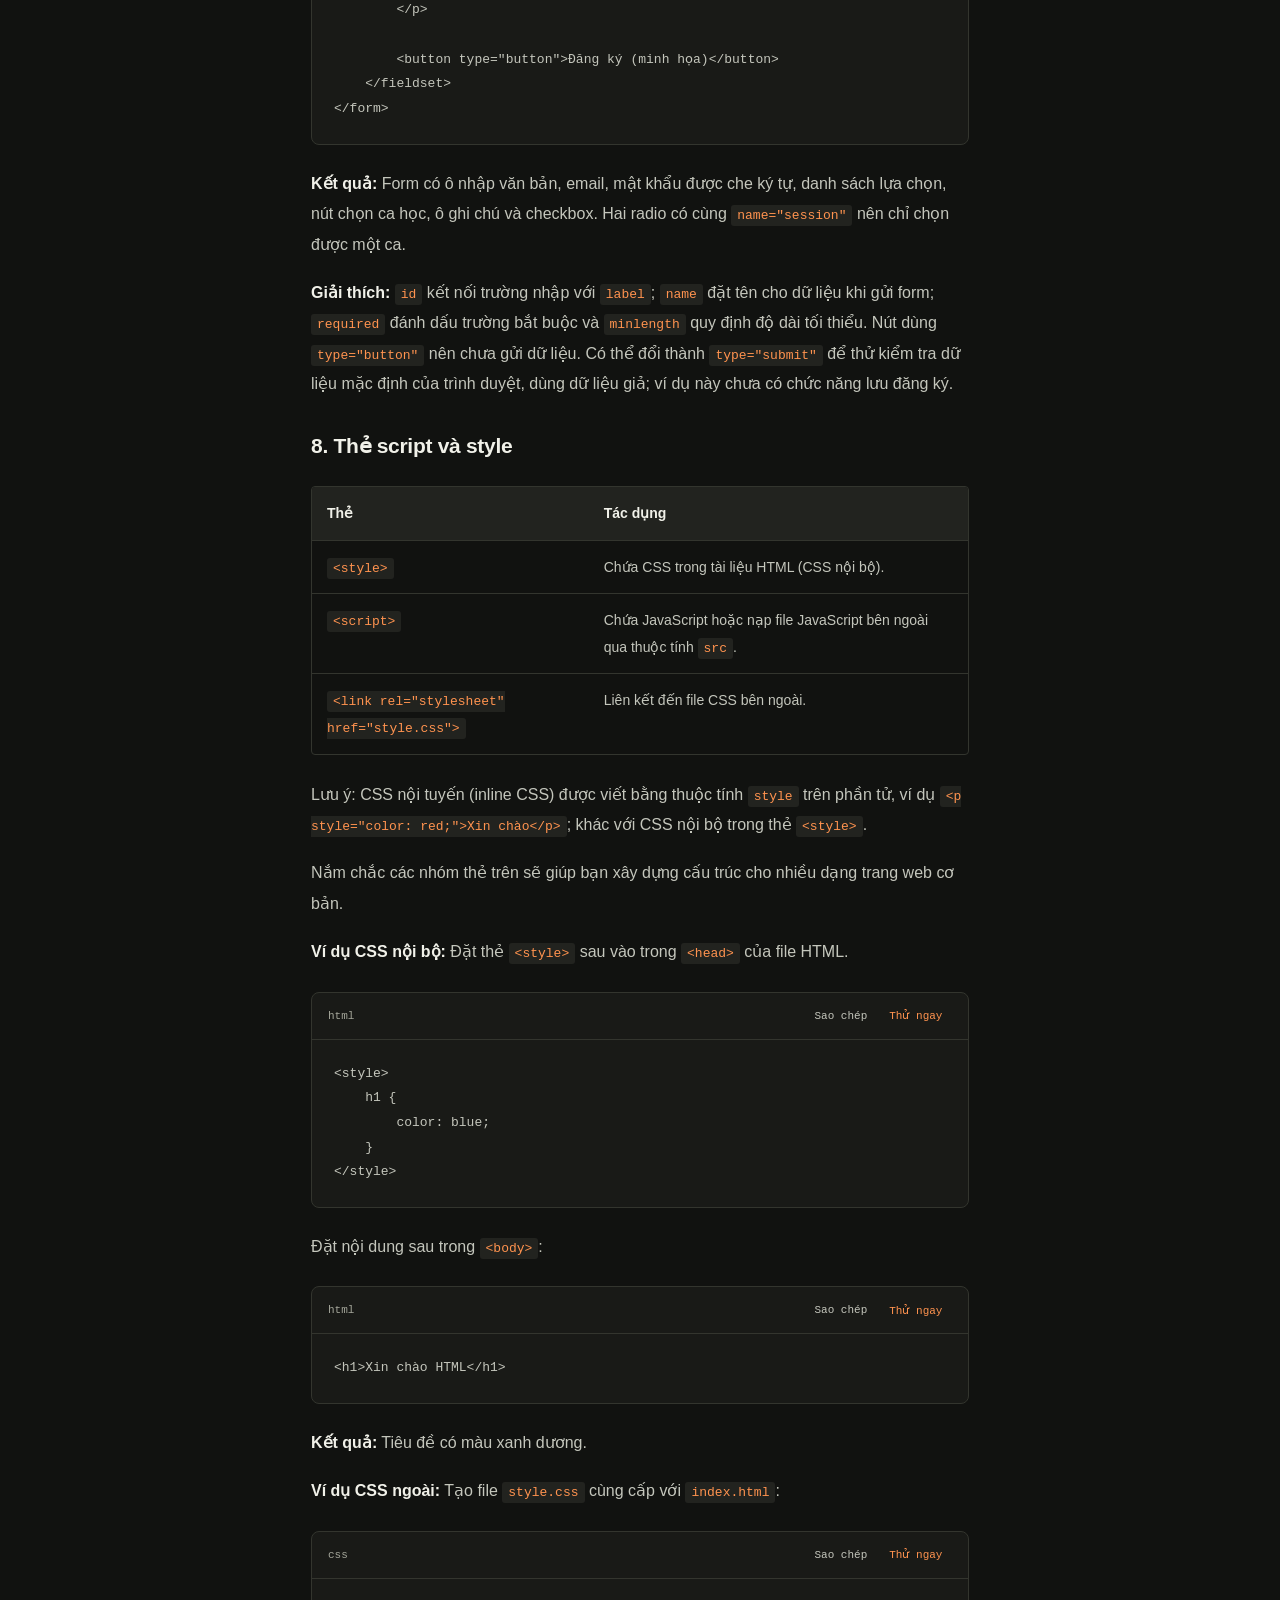
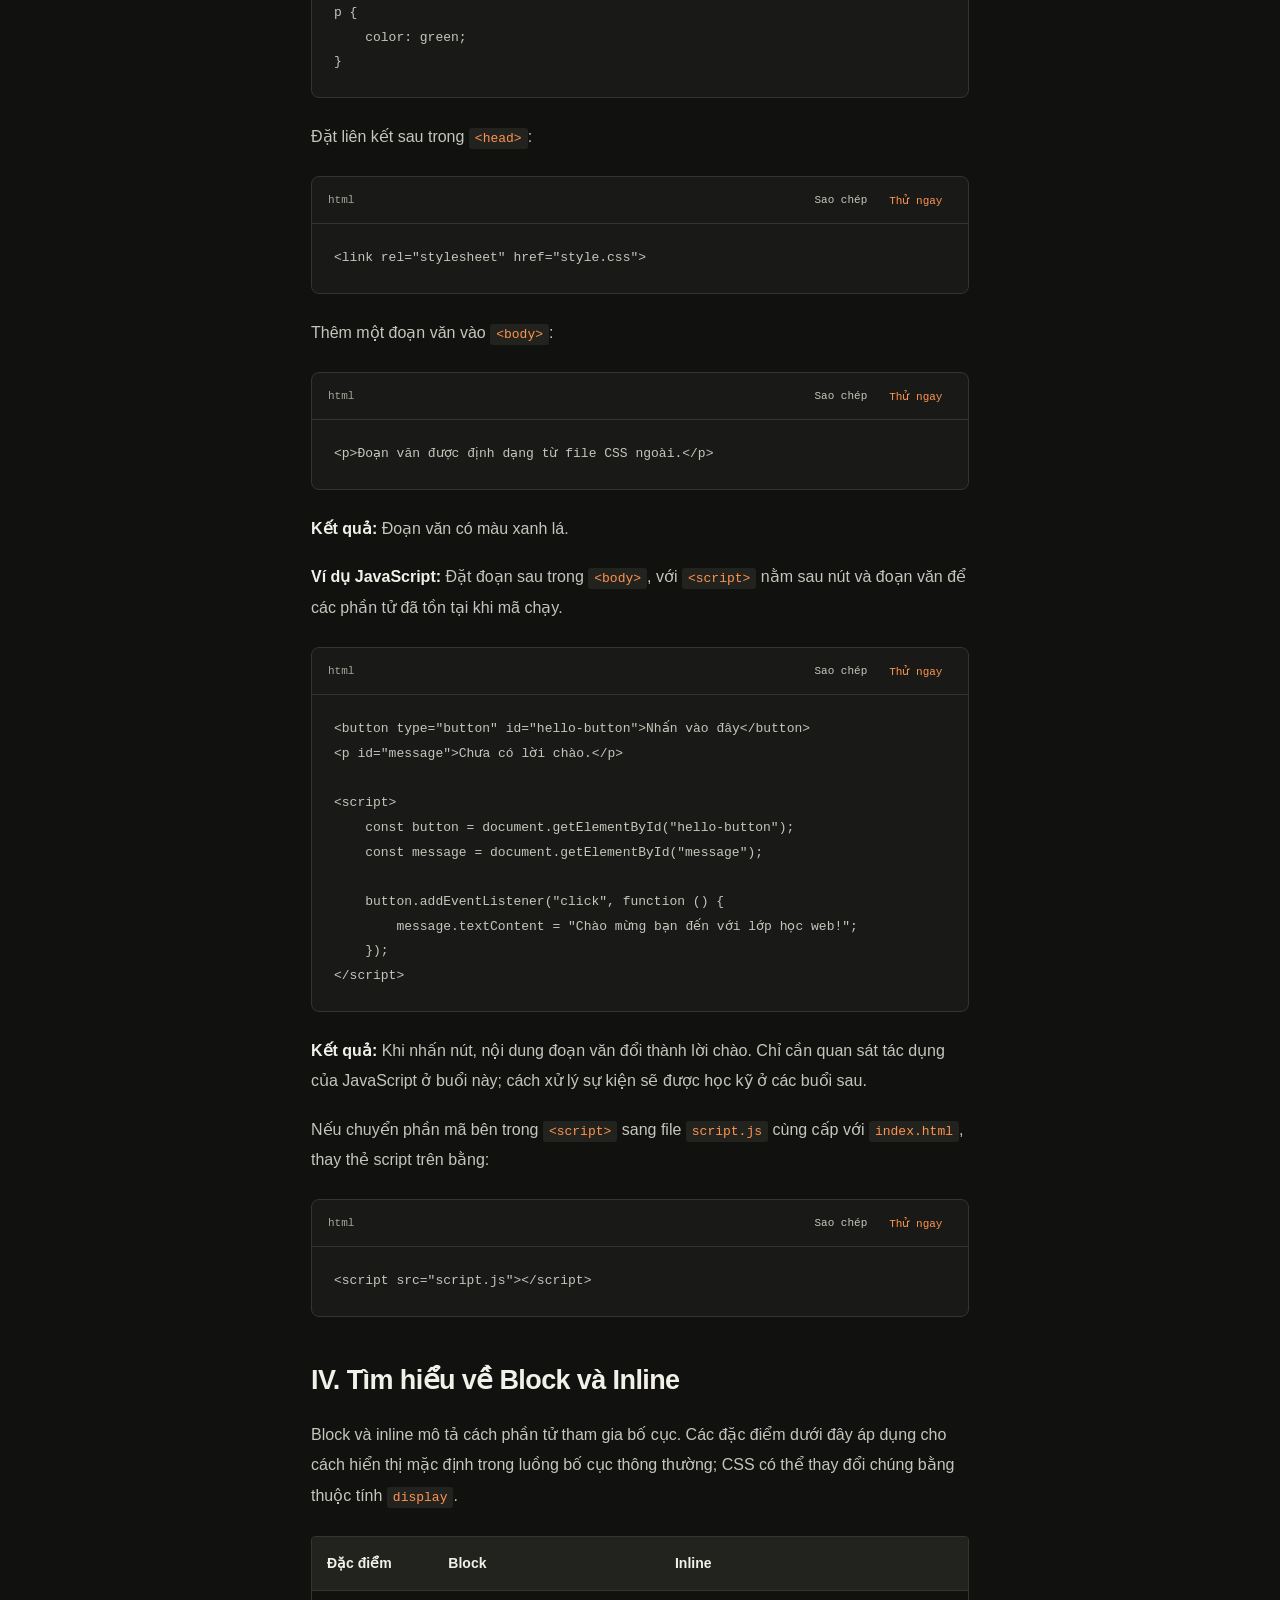
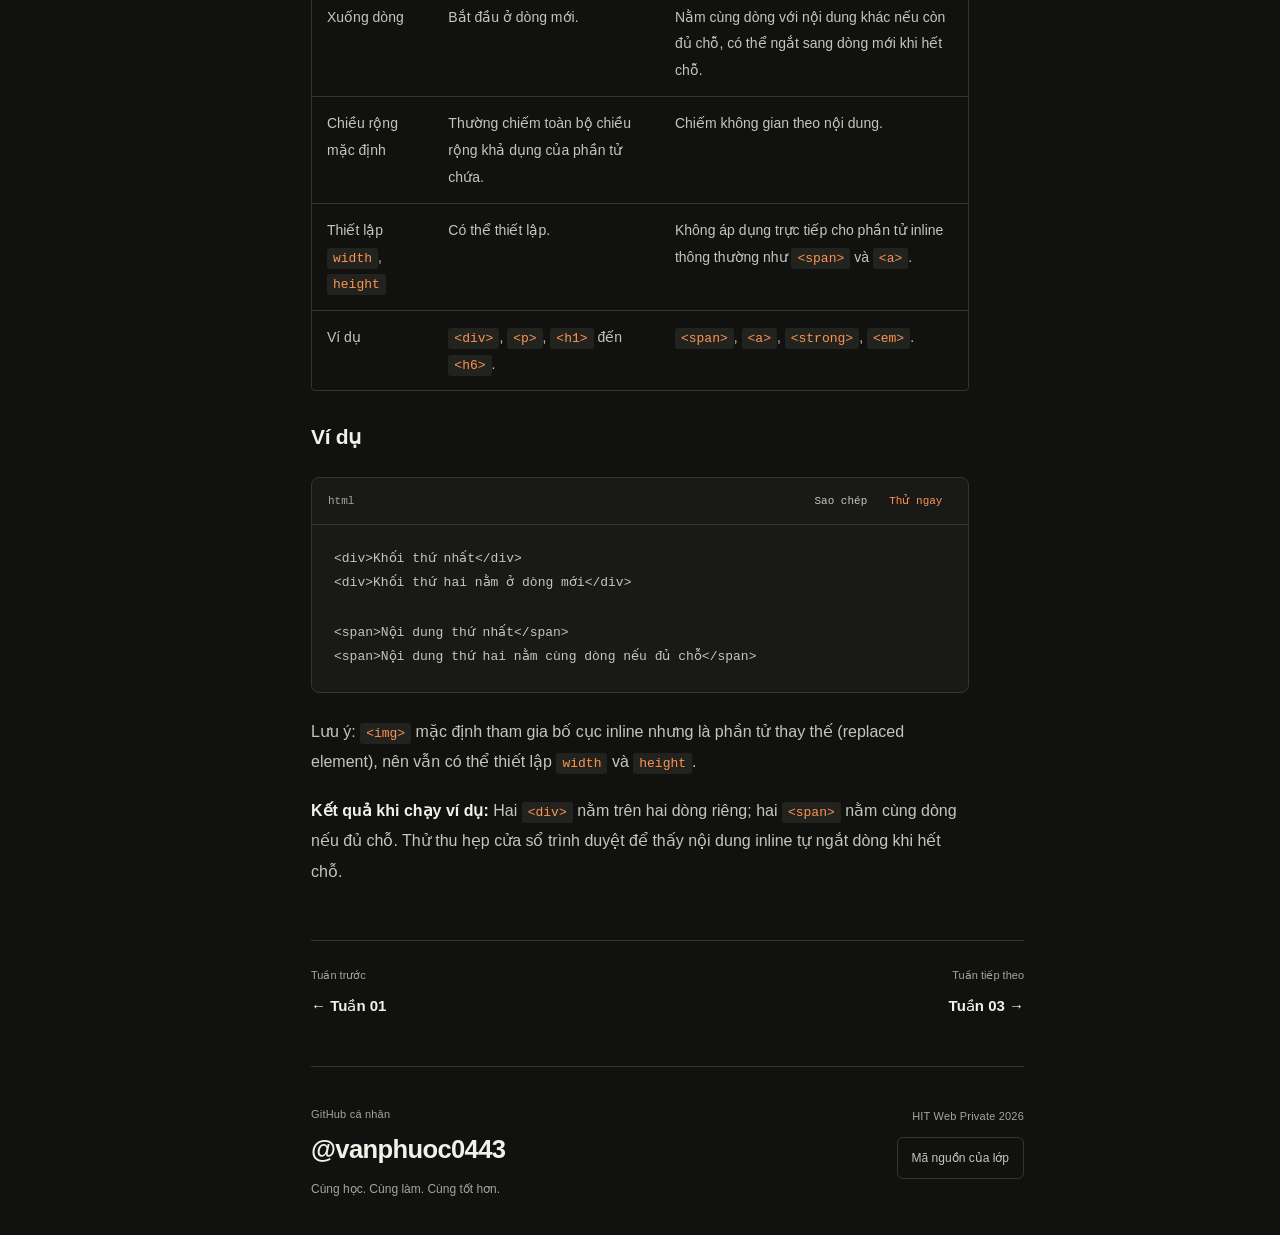
<file: Lesson2/README.html>
<!DOCTYPE html>
<html lang="vi"><head><meta charset="utf-8"><meta name="viewport" content="width=device-width, initial-scale=1"><meta name="description" content="Tài liệu lớp HIT Web Private 2026: lộ trình 14 tuần, lý thuyết và ví dụ thực hành."><title>Tuần 2: HTML cơ bản, Semantic HTML, HTML Form, bảng, liên kết, hình ảnh · HIT Web Private 2026</title><script>try{document.documentElement.dataset.theme=localStorage.getItem('hit-theme')==='light'?'light':'dark'}catch(e){}</script><link rel="stylesheet" href="../assets/site.css"><script src="../assets/site.js" defer></script><script src="../assets/try-it.js" defer></script></head>
<body class="lesson-page"><span class="page-start" aria-hidden="true"></span><a class="skip" href="#content">Đến nội dung chính</a><header class="header"><div class="header-inner"><a class="brand" href="../index.html"><img class="logo" src="../assets/logoCLB.jpg" alt="Logo CLB Tin học Đại học Công nghiệp Hà Nội" width="48" height="48"><span>HIT<span class="brand-divider">/</span><strong>WEB PRIVATE</strong><small>CÂU LẠC BỘ TIN HỌC · 2026</small></span></a><nav class="header-actions" aria-label="Điều hướng chính"><a class="course-link" href="../index.html#curriculum">Lộ trình học</a><a class="repo" href="https://github.com/vanphuoc0443/HIT_WEB">GitHub</a><button id="theme" type="button" aria-label="Bật giao diện sáng">Sáng</button></nav></div><div class="reading-progress" aria-hidden="true"></div></header>
<details class="mobile-nav"><summary>Lộ trình học <span>Chọn tuần</span></summary><nav aria-label="Danh sách tuần trên điện thoại"><a class="week " href="../Lesson1/README.html" ><span class="week-number">01</span><span><b>Tuần 1</b><span>Cài IDE, Extensions, Git/GitHub, Tổng quan HTML/CSS/JS</span></span><span class="status ready" aria-label="Có lý thuyết"></span></a><a class="week active" href="../Lesson2/README.html" aria-current="page"><span class="week-number">02</span><span><b>Tuần 2</b><span>HTML cơ bản, Semantic HTML, HTML Form, bảng, liên kết, hình ảnh</span></span><span class="status ready" aria-label="Có lý thuyết"></span></a><a class="week " href="../Lesson3/README.html" ><span class="week-number">03</span><span><b>Tuần 3</b><span>CSS cơ bản, selector, cascade, specificity, BEM</span></span><span class="status " aria-label="Chưa có nội dung"></span></a><a class="week " href="../Lesson4/README.html" ><span class="week-number">04</span><span><b>Tuần 4</b><span>Box model, đơn vị CSS, typography, nhúng icon và font</span></span><span class="status " aria-label="Chưa có nội dung"></span></a><a class="week " href="../Lesson5/README.html" ><span class="week-number">05</span><span><b>Tuần 5</b><span>Flexbox, Position, Grid, Responsive Design</span></span><span class="status " aria-label="Chưa có nội dung"></span></a><a class="week " href="../Lesson6/README.html" ><span class="week-number">06</span><span><b>Tuần 6</b><span>Kiểm tra</span></span><span class="status " aria-label="Chưa có nội dung"></span></a><a class="week " href="../Lesson7/README.html" ><span class="week-number">07</span><span><b>Tuần 7</b><span>JavaScript, biến, kiểu dữ liệu, toán tử, rẽ nhánh, vòng lặp</span></span><span class="status " aria-label="Chưa có nội dung"></span></a><a class="week " href="../Lesson8/README.html" ><span class="week-number">08</span><span><b>Tuần 8</b><span>Function, phạm vi biến và hoisting cơ bản</span></span><span class="status " aria-label="Chưa có nội dung"></span></a><a class="week " href="../Lesson9/README.html" ><span class="week-number">09</span><span><b>Tuần 9</b><span>Array, Object, các phương thức xử lý dữ liệu</span></span><span class="status " aria-label="Chưa có nội dung"></span></a><a class="week " href="../Lesson10/README.html" ><span class="week-number">10</span><span><b>Tuần 10</b><span>Destructuring, Spread/Rest, DOM và Event</span></span><span class="status " aria-label="Chưa có nội dung"></span></a><a class="week " href="../Lesson11/README.html" ><span class="week-number">11</span><span><b>Tuần 11</b><span>Thực hành</span></span><span class="status " aria-label="Chưa có nội dung"></span></a><a class="week " href="../Lesson12/README.html" ><span class="week-number">12</span><span><b>Tuần 12</b><span>Callback, Promise, async/await, Fetch API</span></span><span class="status " aria-label="Chưa có nội dung"></span></a><a class="week " href="../Lesson13/README.html" ><span class="week-number">13</span><span><b>Tuần 13</b><span>Thực hành</span></span><span class="status " aria-label="Chưa có nội dung"></span></a><a class="week " href="../Lesson14/README.html" ><span class="week-number">14</span><span><b>Tuần 14</b><span>Ôn tập và giải đáp thắc mắc</span></span><span class="status " aria-label="Chưa có nội dung"></span></a></nav></details><div class="layout"><aside class="sidebar"><a class="course-home" href="../index.html">← Tổng quan khóa học</a><div class="sidebar-title"><h2>Lộ trình học</h2><span>14 tuần</span></div><p class="sidebar-note">Từ những dòng code đầu tiên.</p><nav aria-label="Danh sách tuần"><a class="week " href="../Lesson1/README.html" ><span class="week-number">01</span><span><b>Tuần 1</b><span>Cài IDE, Extensions, Git/GitHub, Tổng quan HTML/CSS/JS</span></span><span class="status ready" aria-label="Có lý thuyết"></span></a><a class="week active" href="../Lesson2/README.html" aria-current="page"><span class="week-number">02</span><span><b>Tuần 2</b><span>HTML cơ bản, Semantic HTML, HTML Form, bảng, liên kết, hình ảnh</span></span><span class="status ready" aria-label="Có lý thuyết"></span></a><a class="week " href="../Lesson3/README.html" ><span class="week-number">03</span><span><b>Tuần 3</b><span>CSS cơ bản, selector, cascade, specificity, BEM</span></span><span class="status " aria-label="Chưa có nội dung"></span></a><a class="week " href="../Lesson4/README.html" ><span class="week-number">04</span><span><b>Tuần 4</b><span>Box model, đơn vị CSS, typography, nhúng icon và font</span></span><span class="status " aria-label="Chưa có nội dung"></span></a><a class="week " href="../Lesson5/README.html" ><span class="week-number">05</span><span><b>Tuần 5</b><span>Flexbox, Position, Grid, Responsive Design</span></span><span class="status " aria-label="Chưa có nội dung"></span></a><a class="week " href="../Lesson6/README.html" ><span class="week-number">06</span><span><b>Tuần 6</b><span>Kiểm tra</span></span><span class="status " aria-label="Chưa có nội dung"></span></a><a class="week " href="../Lesson7/README.html" ><span class="week-number">07</span><span><b>Tuần 7</b><span>JavaScript, biến, kiểu dữ liệu, toán tử, rẽ nhánh, vòng lặp</span></span><span class="status " aria-label="Chưa có nội dung"></span></a><a class="week " href="../Lesson8/README.html" ><span class="week-number">08</span><span><b>Tuần 8</b><span>Function, phạm vi biến và hoisting cơ bản</span></span><span class="status " aria-label="Chưa có nội dung"></span></a><a class="week " href="../Lesson9/README.html" ><span class="week-number">09</span><span><b>Tuần 9</b><span>Array, Object, các phương thức xử lý dữ liệu</span></span><span class="status " aria-label="Chưa có nội dung"></span></a><a class="week " href="../Lesson10/README.html" ><span class="week-number">10</span><span><b>Tuần 10</b><span>Destructuring, Spread/Rest, DOM và Event</span></span><span class="status " aria-label="Chưa có nội dung"></span></a><a class="week " href="../Lesson11/README.html" ><span class="week-number">11</span><span><b>Tuần 11</b><span>Thực hành</span></span><span class="status " aria-label="Chưa có nội dung"></span></a><a class="week " href="../Lesson12/README.html" ><span class="week-number">12</span><span><b>Tuần 12</b><span>Callback, Promise, async/await, Fetch API</span></span><span class="status " aria-label="Chưa có nội dung"></span></a><a class="week " href="../Lesson13/README.html" ><span class="week-number">13</span><span><b>Tuần 13</b><span>Thực hành</span></span><span class="status " aria-label="Chưa có nội dung"></span></a><a class="week " href="../Lesson14/README.html" ><span class="week-number">14</span><span><b>Tuần 14</b><span>Ôn tập và giải đáp thắc mắc</span></span><span class="status " aria-label="Chưa có nội dung"></span></a></nav><div class="sidebar-footer">02 / 14 tuần có tài liệu</div></aside><main id="content" tabindex="-1"><div class="breadcrumb"><a href="../index.html">Lộ trình</a><span>/</span> Tuần 02</div><header class="lesson-header"><span class="eyebrow">TUẦN 02 / WEB PRIVATE 2026</span><h1>HTML cơ bản, Semantic HTML, HTML Form, bảng, liên kết, hình ảnh</h1><div class="lesson-meta"><span>Lý thuyết & ví dụ</span><a href="https://github.com/vanphuoc0443/HIT_WEB/blob/main/Lesson2/theory.md">Đọc Markdown</a></div></header><details class="mobile-toc"><summary>Trong bài này</summary><div class="toc-inline"><span class="toc-label">Trong bài này</span><nav aria-label="Mục lục bài học"><a class="level-2" href="#muc-1">I. HTML là gì?</a><a class="level-3" href="#muc-2">Viết HTML ở đâu?</a><a class="level-2" href="#muc-3">II. Cấu trúc cơ bản của một file HTML</a><a class="level-2" href="#muc-4">III. Các thẻ cần biết</a><a class="level-3" href="#muc-5">1. Thẻ ngữ nghĩa (Semantic HTML)</a><a class="level-3" href="#muc-6">2. Thẻ tiêu đề và văn bản</a><a class="level-3" href="#muc-7">3. Thẻ định dạng văn bản</a><a class="level-3" href="#muc-8">4. Thẻ liên kết và hình ảnh</a><a class="level-3" href="#muc-9">5. Thẻ danh sách</a><a class="level-3" href="#muc-10">6. Thẻ bảng (Table)</a><a class="level-3" href="#muc-11">7. Thẻ biểu mẫu (Form)</a><a class="level-3" href="#muc-12">8. Thẻ script và style</a><a class="level-2" href="#muc-13">IV. Tìm hiểu về Block và Inline</a><a class="level-3" href="#muc-14">Ví dụ</a></nav></div></details><article class="prose"><h2 id="muc-1">I. HTML là gì?</h2>
<ul>
<li>HTML (HyperText Markup Language) là ngôn ngữ đánh dấu siêu văn bản, dùng để xây dựng cấu trúc của một trang web.</li>
<li>HTML không phải là ngôn ngữ lập trình (programming language), mà là ngôn ngữ đánh dấu (markup language).</li>
<li>HTML mô tả các phần tử (elements) trên trang web như tiêu đề, đoạn văn, hình ảnh, liên kết, bảng và biểu mẫu.</li>
</ul>
<p>Nói đơn giản, HTML là bộ khung xương của website.</p>
<h3 id="muc-2">Viết HTML ở đâu?</h3>
<ul>
<li>Bạn có thể viết HTML bằng trình soạn thảo như Visual Studio Code.</li>
<li>Tệp văn bản thông thường có thể có phần mở rộng <code>.txt</code>. Để lưu mã HTML thành tài liệu HTML, sử dụng phần mở rộng <code>.html</code>, ví dụ <code>index.html</code>.</li>
<li>Mở file HTML bằng trình duyệt hoặc chạy bằng Live Server để xem kết quả.</li>
</ul>
<h2 id="muc-3">II. Cấu trúc cơ bản của một file HTML</h2>
<div class="code-block"><div class="code-toolbar"><span>html</span><button class="copy" type="button">Sao chép</button></div><pre><code>&lt;!DOCTYPE html&gt;
&lt;html lang=&quot;vi&quot;&gt;
&lt;head&gt;
    &lt;meta charset=&quot;UTF-8&quot;&gt;
    &lt;meta name=&quot;viewport&quot; content=&quot;width=device-width, initial-scale=1.0&quot;&gt;
    &lt;title&gt;Trang web đầu tiên&lt;/title&gt;
&lt;/head&gt;
&lt;body&gt;
    &lt;h1&gt;Xin chào!&lt;/h1&gt;
    &lt;p&gt;Đây là trang web đầu tiên của tôi.&lt;/p&gt;
&lt;/body&gt;
&lt;/html&gt;</code></pre></div>
<div class="table-wrap"><table><thead><tr><th scope="col"> Thành phần</th><th scope="col">Ý nghĩa </th></tr></thead><tbody>
<tr><td> <code>&lt;!DOCTYPE html&gt;</code></td><td>Khai báo tài liệu sử dụng HTML5; đây không phải là một thẻ HTML. </td></tr>
<tr><td> <code>&lt;html&gt;</code></td><td>Phần tử gốc bao bọc tài liệu HTML. Thuộc tính <code>lang=&quot;vi&quot;</code> xác định ngôn ngữ chính là tiếng Việt; dùng <code>lang=&quot;en&quot;</code> cho tiếng Anh. </td></tr>
<tr><td> <code>&lt;head&gt;</code></td><td>Chứa thông tin về trang như metadata, tiêu đề và liên kết đến tài nguyên CSS. </td></tr>
<tr><td> <code>&lt;meta charset=&quot;UTF-8&quot;&gt;</code></td><td>Thiết lập bảng mã UTF-8 để hiển thị tiếng Việt và các ký tự khác. </td></tr>
<tr><td> <code>&lt;meta name=&quot;viewport&quot; ...&gt;</code></td><td>Thiết lập vùng hiển thị để trang phù hợp với chiều rộng thiết bị. </td></tr>
<tr><td> <code>&lt;title&gt;</code></td><td>Chỉ định tiêu đề trang, thường hiển thị trên tab trình duyệt. </td></tr>
<tr><td> <code>&lt;body&gt;</code></td><td>Chứa nội dung hiển thị của trang như tiêu đề, văn bản, hình ảnh và biểu mẫu. </td></tr>
</tbody></table></div>
<h2 id="muc-4">III. Các thẻ cần biết</h2>
<p><strong>Cách chạy ví dụ:</strong> Tạo file <code>index.html</code> theo cấu trúc ở phần II, thay nội dung bên trong <code>&lt;body&gt;</code> bằng từng ví dụ rồi mở bằng Live Server. Riêng ví dụ CSS và JavaScript ở mục 8 có hướng dẫn vị trí đặt mã riêng.</p>
<h3 id="muc-5">1. Thẻ ngữ nghĩa (Semantic HTML)</h3>
<p>Thẻ ngữ nghĩa thể hiện vai trò của nội dung, giúp cấu trúc trang dễ hiểu hơn đối với người đọc mã, trình duyệt và công cụ hỗ trợ tiếp cận.</p>
<div class="table-wrap"><table><thead><tr><th scope="col"> Thẻ</th><th scope="col">Tác dụng </th></tr></thead><tbody>
<tr><td> <code>&lt;header&gt;</code></td><td>Phần giới thiệu hoặc phần đầu của trang hay một khu vực nội dung. </td></tr>
<tr><td> <code>&lt;nav&gt;</code></td><td>Khu vực chứa các liên kết điều hướng chính. </td></tr>
<tr><td> <code>&lt;main&gt;</code></td><td>Nội dung chính của trang. </td></tr>
<tr><td> <code>&lt;section&gt;</code></td><td>Nhóm nội dung theo một chủ đề, thường có tiêu đề. </td></tr>
<tr><td> <code>&lt;article&gt;</code></td><td>Nội dung độc lập như bài viết hoặc tin tức. </td></tr>
<tr><td> <code>&lt;aside&gt;</code></td><td>Nội dung liên quan bổ sung, thường dùng cho thanh bên (sidebar). </td></tr>
<tr><td> <code>&lt;footer&gt;</code></td><td>Phần cuối của trang hoặc một khu vực nội dung. </td></tr>
<tr><td> <code>&lt;figure&gt;</code> và <code>&lt;figcaption&gt;</code></td><td>Nhóm nội dung minh họa như hình ảnh, kèm chú thích. </td></tr>
</tbody></table></div>
<p><strong>Ví dụ: Bố cục trang giới thiệu câu lạc bộ</strong></p>
<div class="code-block"><div class="code-toolbar"><span>html</span><button class="copy" type="button">Sao chép</button></div><pre><code>&lt;header&gt;
    &lt;h1&gt;Câu lạc bộ lập trình&lt;/h1&gt;
    &lt;nav&gt;
        &lt;a href=&quot;#gioi-thieu&quot;&gt;Giới thiệu&lt;/a&gt;
        &lt;a href=&quot;#bai-viet&quot;&gt;Bài viết&lt;/a&gt;
    &lt;/nav&gt;
&lt;/header&gt;

&lt;main&gt;
    &lt;section id=&quot;gioi-thieu&quot;&gt;
        &lt;h2&gt;Giới thiệu&lt;/h2&gt;
        &lt;p&gt;Nơi cùng nhau học và thực hành lập trình web.&lt;/p&gt;
    &lt;/section&gt;

    &lt;section id=&quot;bai-viet&quot;&gt;
        &lt;h2&gt;Bài viết mới&lt;/h2&gt;
        &lt;article&gt;
            &lt;h3&gt;Buổi học HTML đầu tiên&lt;/h3&gt;
            &lt;p&gt;Hôm nay chúng mình học cách tạo cấu trúc trang web.&lt;/p&gt;
        &lt;/article&gt;
    &lt;/section&gt;

    &lt;aside&gt;
        &lt;h2&gt;Thông báo&lt;/h2&gt;
        &lt;p&gt;Chuẩn bị laptop cho buổi thực hành tiếp theo.&lt;/p&gt;
    &lt;/aside&gt;
&lt;/main&gt;

&lt;footer&gt;
    &lt;p&gt;Liên hệ: clb@example.com&lt;/p&gt;
&lt;/footer&gt;</code></pre></div>
<p><strong>Kết quả:</strong> Trang hiển thị phần giới thiệu, bài viết, thông báo và thông tin liên hệ. Nhấn liên kết trong menu để chuyển tới khu vực có <code>id</code> tương ứng. Các thẻ ngữ nghĩa không tự tạo bố cục nhiều cột; <code>&lt;aside&gt;</code> chỉ trở thành thanh bên về mặt giao diện khi được bố trí bằng CSS. Ví dụ <code>&lt;figure&gt;</code> và <code>&lt;figcaption&gt;</code> nằm ở mục 4.</p>
<h3 id="muc-6">2. Thẻ tiêu đề và văn bản</h3>
<div class="table-wrap"><table><thead><tr><th scope="col"> Thẻ</th><th scope="col">Tác dụng </th></tr></thead><tbody>
<tr><td> <code>&lt;h1&gt;</code> đến <code>&lt;h6&gt;</code></td><td>Tiêu đề theo cấp độ từ 1 đến 6; <code>&lt;h1&gt;</code> có cấp cao nhất. Kích thước hiển thị có thể thay đổi bằng CSS. </td></tr>
<tr><td> <code>&lt;p&gt;</code></td><td>Đoạn văn bản. </td></tr>
<tr><td> <code>&lt;br&gt;</code></td><td>Ngắt dòng trong văn bản. </td></tr>
<tr><td> <code>&lt;hr&gt;</code></td><td>Thể hiện sự chuyển chủ đề, mặc định thường hiển thị bằng đường kẻ ngang. </td></tr>
<tr><td> <code>&lt;span&gt;</code></td><td>Phần tử bao bọc nội dung nhỏ trong dòng, không mang ý nghĩa ngữ nghĩa riêng. </td></tr>
<tr><td> <code>&lt;div&gt;</code></td><td>Phần tử bao bọc nội dung dạng khối, không mang ý nghĩa ngữ nghĩa riêng. </td></tr>
</tbody></table></div>
<p><strong>Ví dụ:</strong></p>
<div class="code-block"><div class="code-toolbar"><span>html</span><button class="copy" type="button">Sao chép</button></div><pre><code>&lt;h1&gt;Cẩm nang học web&lt;/h1&gt;
&lt;h2&gt;Chương 1: HTML&lt;/h2&gt;
&lt;h3&gt;Bài 1: Văn bản&lt;/h3&gt;
&lt;h4&gt;Phần 1: Tiêu đề&lt;/h4&gt;
&lt;h5&gt;Mục nhỏ: Cấp độ tiêu đề&lt;/h5&gt;
&lt;h6&gt;Ghi chú trong mục nhỏ&lt;/h6&gt;

&lt;div&gt;
    &lt;p&gt;Tôi đang học &lt;span&gt;HTML cơ bản&lt;/span&gt;.&lt;/p&gt;
    &lt;p&gt;Địa điểm học:&lt;br&gt;Phòng thực hành số 1.&lt;/p&gt;
&lt;/div&gt;

&lt;hr&gt;
&lt;p&gt;Tiếp theo là phần định dạng văn bản.&lt;/p&gt;</code></pre></div>
<p><strong>Kết quả:</strong> Các tiêu đề mặc định có kích thước khác nhau; <code>&lt;br&gt;</code> ngắt dòng trước tên phòng, còn <code>&lt;hr&gt;</code> tạo dấu phân cách giữa hai chủ đề. <code>&lt;div&gt;</code> nhóm nội dung và <code>&lt;span&gt;</code> bao một cụm từ, nhưng chưa tạo hiệu ứng riêng khi chưa có CSS. Chọn cấp tiêu đề theo cấu trúc nội dung, không chỉ theo kích thước chữ mong muốn.</p>
<h3 id="muc-7">3. Thẻ định dạng văn bản</h3>
<div class="table-wrap"><table><thead><tr><th scope="col"> Thẻ</th><th scope="col">Tác dụng </th></tr></thead><tbody>
<tr><td> <code>&lt;b&gt;</code></td><td>Thu hút sự chú ý vào văn bản, mặc định thường hiển thị in đậm. </td></tr>
<tr><td> <code>&lt;strong&gt;</code></td><td>Thể hiện nội dung quan trọng, mặc định thường hiển thị in đậm. </td></tr>
<tr><td> <code>&lt;i&gt;</code></td><td>Đánh dấu văn bản có giọng điệu hoặc tính chất khác, chẳng hạn thuật ngữ; mặc định thường in nghiêng. </td></tr>
<tr><td> <code>&lt;em&gt;</code></td><td>Nhấn mạnh nội dung, mặc định thường hiển thị in nghiêng. </td></tr>
<tr><td> <code>&lt;u&gt;</code></td><td>Đánh dấu văn bản có chú giải phi văn bản, mặc định thường gạch dưới. </td></tr>
<tr><td> <code>&lt;mark&gt;</code></td><td>Đánh dấu nội dung có liên quan cần làm nổi bật trong ngữ cảnh. </td></tr>
<tr><td> <code>&lt;small&gt;</code></td><td>Thông tin phụ như chú thích hoặc bản quyền, mặc định thường có cỡ chữ nhỏ hơn. </td></tr>
<tr><td> <code>&lt;del&gt;</code></td><td>Nội dung đã bị xóa, mặc định thường hiển thị gạch ngang chữ. </td></tr>
</tbody></table></div>
<p><strong>Ví dụ:</strong></p>
<div class="code-block"><div class="code-toolbar"><span>html</span><button class="copy" type="button">Sao chép</button></div><pre><code>&lt;p&gt;Từ khóa cần chú ý: &lt;b&gt;HTML&lt;/b&gt;.&lt;/p&gt;
&lt;p&gt;&lt;strong&gt;Quan trọng: Hãy lưu bài trước khi đóng VS Code.&lt;/strong&gt;&lt;/p&gt;
&lt;p&gt;Thuật ngữ tiếng Anh: &lt;i&gt;markup language&lt;/i&gt;.&lt;/p&gt;
&lt;p&gt;Hãy &lt;em&gt;tự viết lại&lt;/em&gt; ví dụ để hiểu bài.&lt;/p&gt;
&lt;p&gt;Từ cần sửa chính tả: &lt;u&gt;lặp chình&lt;/u&gt;.&lt;/p&gt;
&lt;p&gt;Buổi này tập trung vào &lt;mark&gt;cấu trúc HTML&lt;/mark&gt;.&lt;/p&gt;
&lt;p&gt;&lt;small&gt;Ví dụ dành cho người mới bắt đầu.&lt;/small&gt;&lt;/p&gt;
&lt;p&gt;Lịch học cũ: &lt;del&gt;Thứ Ba&lt;/del&gt;. Lịch mới: Thứ Năm.&lt;/p&gt;</code></pre></div>
<p><strong>Kết quả:</strong> Bạn sẽ thấy chữ đậm, nghiêng, gạch dưới, tô nổi bật, chữ nhỏ và chữ bị gạch bỏ. <code>&lt;b&gt;</code> và <code>&lt;strong&gt;</code> thường trông giống nhau nhưng khác ý nghĩa; tương tự với <code>&lt;i&gt;</code> và <code>&lt;em&gt;</code>.</p>
<h3 id="muc-8">4. Thẻ liên kết và hình ảnh</h3>
<div class="table-wrap"><table><thead><tr><th scope="col"> Thẻ</th><th scope="col">Tác dụng </th></tr></thead><tbody>
<tr><td> <code>&lt;a&gt;</code></td><td>Tạo liên kết; thuộc tính <code>href</code> chỉ định địa chỉ đích. </td></tr>
<tr><td> <code>&lt;img&gt;</code></td><td>Hiển thị hình ảnh; <code>src</code> chỉ định đường dẫn và <code>alt</code> cung cấp văn bản thay thế. </td></tr>
</tbody></table></div>
<div class="code-block"><div class="code-toolbar"><span>html</span><button class="copy" type="button">Sao chép</button></div><pre><code>&lt;a href=&quot;https://github.com&quot;&gt;Truy cập GitHub&lt;/a&gt;

&lt;figure&gt;
    &lt;img src=&quot;img/avatar.png&quot; alt=&quot;Ảnh đại diện của tôi&quot; width=&quot;200&quot;&gt;
    &lt;figcaption&gt;Ảnh đại diện trên trang giới thiệu bản thân.&lt;/figcaption&gt;
&lt;/figure&gt;</code></pre></div>
<p><strong>Chuẩn bị:</strong> Tạo thư mục <code>img</code> cùng cấp với <code>index.html</code>, sau đó đặt ảnh của bạn vào đó với tên <code>avatar.png</code> hoặc sửa <code>src</code> cho khớp tên ảnh thực tế.</p>
<p><strong>Kết quả:</strong> Liên kết mở trang GitHub; ảnh hiển thị với chiều rộng 200 pixel và có chú thích bên dưới. <code>alt</code> mô tả ảnh cho công cụ hỗ trợ tiếp cận và có thể hiển thị khi không tải được ảnh.</p>
<h3 id="muc-9">5. Thẻ danh sách</h3>
<div class="table-wrap"><table><thead><tr><th scope="col"> Thẻ</th><th scope="col">Tác dụng </th></tr></thead><tbody>
<tr><td> <code>&lt;ul&gt;</code></td><td>Danh sách không có thứ tự, mặc định dùng dấu đầu dòng. </td></tr>
<tr><td> <code>&lt;ol&gt;</code></td><td>Danh sách có thứ tự, mặc định đánh số. </td></tr>
<tr><td> <code>&lt;li&gt;</code></td><td>Một mục trong danh sách. </td></tr>
</tbody></table></div>
<p><strong>Ví dụ:</strong></p>
<div class="code-block"><div class="code-toolbar"><span>html</span><button class="copy" type="button">Sao chép</button></div><pre><code>&lt;h2&gt;Sở thích của tôi&lt;/h2&gt;
&lt;ul&gt;
    &lt;li&gt;Lập trình&lt;/li&gt;
    &lt;li&gt;Đọc sách&lt;/li&gt;
    &lt;li&gt;Chơi thể thao&lt;/li&gt;
&lt;/ul&gt;

&lt;h2&gt;Các bước chạy trang web&lt;/h2&gt;
&lt;ol&gt;
    &lt;li&gt;Mở thư mục dự án bằng VS Code.&lt;/li&gt;
    &lt;li&gt;Tạo và lưu file index.html.&lt;/li&gt;
    &lt;li&gt;Mở trang bằng Live Server.&lt;/li&gt;
&lt;/ol&gt;</code></pre></div>
<p><strong>Kết quả:</strong> Sở thích được hiển thị bằng dấu đầu dòng; các bước thực hiện được đánh số theo thứ tự. Mỗi mục là một thẻ <code>&lt;li&gt;</code> nằm trong <code>&lt;ul&gt;</code> hoặc <code>&lt;ol&gt;</code>.</p>
<h3 id="muc-10">6. Thẻ bảng (Table)</h3>
<div class="table-wrap"><table><thead><tr><th scope="col"> Thẻ</th><th scope="col">Tác dụng </th></tr></thead><tbody>
<tr><td> <code>&lt;table&gt;</code></td><td>Tạo bảng dữ liệu. </td></tr>
<tr><td> <code>&lt;tr&gt;</code></td><td>Một hàng trong bảng. </td></tr>
<tr><td> <code>&lt;td&gt;</code></td><td>Một ô dữ liệu. </td></tr>
<tr><td> <code>&lt;th&gt;</code></td><td>Một ô tiêu đề. </td></tr>
<tr><td> <code>&lt;thead&gt;</code>, <code>&lt;tbody&gt;</code>, <code>&lt;tfoot&gt;</code></td><td>Nhóm các hàng thuộc phần đầu, phần thân và phần cuối của bảng. </td></tr>
</tbody></table></div>
<p><strong>Ví dụ: Bảng thời khóa biểu</strong></p>
<div class="code-block"><div class="code-toolbar"><span>html</span><button class="copy" type="button">Sao chép</button></div><pre><code>&lt;table&gt;
    &lt;thead&gt;
        &lt;tr&gt;
            &lt;th scope=&quot;col&quot;&gt;Buổi&lt;/th&gt;
            &lt;th scope=&quot;col&quot;&gt;Nội dung&lt;/th&gt;
            &lt;th scope=&quot;col&quot;&gt;Thời lượng&lt;/th&gt;
        &lt;/tr&gt;
    &lt;/thead&gt;
    &lt;tbody&gt;
        &lt;tr&gt;
            &lt;th scope=&quot;row&quot;&gt;Buổi 1&lt;/th&gt;
            &lt;td&gt;Cài đặt công cụ và Git&lt;/td&gt;
            &lt;td&gt;2 giờ&lt;/td&gt;
        &lt;/tr&gt;
        &lt;tr&gt;
            &lt;th scope=&quot;row&quot;&gt;Buổi 2&lt;/th&gt;
            &lt;td&gt;HTML cơ bản&lt;/td&gt;
            &lt;td&gt;2 giờ&lt;/td&gt;
        &lt;/tr&gt;
    &lt;/tbody&gt;
    &lt;tfoot&gt;
        &lt;tr&gt;
            &lt;th scope=&quot;row&quot; colspan=&quot;2&quot;&gt;Tổng thời lượng&lt;/th&gt;
            &lt;td&gt;4 giờ&lt;/td&gt;
        &lt;/tr&gt;
    &lt;/tfoot&gt;
&lt;/table&gt;</code></pre></div>
<p><strong>Kết quả:</strong> Bảng có ba cột, hai hàng dữ liệu và một hàng tổng kết. <code>colspan=&quot;2&quot;</code> giúp ô tổng kết chiếm hai cột; <code>scope</code> xác định ô tiêu đề áp dụng cho hàng hay cột. Bảng chưa có đường viền khi chưa thêm CSS.</p>
<h3 id="muc-11">7. Thẻ biểu mẫu (Form)</h3>
<div class="table-wrap"><table><thead><tr><th scope="col"> Thẻ</th><th scope="col">Tác dụng </th></tr></thead><tbody>
<tr><td> <code>&lt;form&gt;</code></td><td>Tạo biểu mẫu thu thập dữ liệu. </td></tr>
<tr><td> <code>&lt;input&gt;</code></td><td>Tạo điều khiển nhập liệu với các kiểu như <code>text</code>, <code>email</code>, <code>password</code>, <code>checkbox</code>, <code>radio</code>… </td></tr>
<tr><td> <code>&lt;textarea&gt;</code></td><td>Ô nhập văn bản nhiều dòng. </td></tr>
<tr><td> <code>&lt;select&gt;</code> và <code>&lt;option&gt;</code></td><td>Tạo danh sách lựa chọn, thường hiển thị dạng dropdown. </td></tr>
<tr><td> <code>&lt;button&gt;</code></td><td>Tạo nút bấm. </td></tr>
<tr><td> <code>&lt;label&gt;</code></td><td>Nhãn mô tả trường nhập liệu; có thể dùng <code>for</code> trùng với <code>id</code> của trường để liên kết chúng. </td></tr>
<tr><td> <code>&lt;fieldset&gt;</code> và <code>&lt;legend&gt;</code></td><td>Nhóm các trường liên quan và đặt tiêu đề cho nhóm. </td></tr>
</tbody></table></div>
<p><strong>Ví dụ: Form đăng ký học web</strong></p>
<div class="code-block"><div class="code-toolbar"><span>html</span><button class="copy" type="button">Sao chép</button></div><pre><code>&lt;form&gt;
    &lt;fieldset&gt;
        &lt;legend&gt;Thông tin đăng ký&lt;/legend&gt;

        &lt;p&gt;
            &lt;label for=&quot;full-name&quot;&gt;Họ và tên:&lt;/label&gt;
            &lt;input type=&quot;text&quot; id=&quot;full-name&quot; name=&quot;fullName&quot; required&gt;
        &lt;/p&gt;

        &lt;p&gt;
            &lt;label for=&quot;email&quot;&gt;Email:&lt;/label&gt;
            &lt;input type=&quot;email&quot; id=&quot;email&quot; name=&quot;email&quot; required&gt;
        &lt;/p&gt;

        &lt;p&gt;
            &lt;label for=&quot;password&quot;&gt;Mật khẩu mẫu:&lt;/label&gt;
            &lt;input type=&quot;password&quot; id=&quot;password&quot; name=&quot;password&quot; minlength=&quot;6&quot;&gt;
        &lt;/p&gt;

        &lt;p&gt;
            &lt;label for=&quot;level&quot;&gt;Trình độ:&lt;/label&gt;
            &lt;select id=&quot;level&quot; name=&quot;level&quot;&gt;
                &lt;option value=&quot;beginner&quot;&gt;Mới bắt đầu&lt;/option&gt;
                &lt;option value=&quot;basic&quot;&gt;Đã biết cơ bản&lt;/option&gt;
            &lt;/select&gt;
        &lt;/p&gt;

        &lt;p&gt;Ca học mong muốn:&lt;/p&gt;
        &lt;label&gt;&lt;input type=&quot;radio&quot; name=&quot;session&quot; value=&quot;morning&quot;&gt; Buổi sáng&lt;/label&gt;
        &lt;label&gt;&lt;input type=&quot;radio&quot; name=&quot;session&quot; value=&quot;evening&quot;&gt; Buổi tối&lt;/label&gt;

        &lt;p&gt;
            &lt;label for=&quot;note&quot;&gt;Ghi chú:&lt;/label&gt;
            &lt;textarea id=&quot;note&quot; name=&quot;note&quot; rows=&quot;3&quot;&gt;&lt;/textarea&gt;
        &lt;/p&gt;

        &lt;p&gt;
            &lt;label&gt;
                &lt;input type=&quot;checkbox&quot; name=&quot;practice&quot; value=&quot;yes&quot;&gt;
                Tôi muốn tham gia buổi thực hành
            &lt;/label&gt;
        &lt;/p&gt;

        &lt;button type=&quot;button&quot;&gt;Đăng ký (minh họa)&lt;/button&gt;
    &lt;/fieldset&gt;
&lt;/form&gt;</code></pre></div>
<p><strong>Kết quả:</strong> Form có ô nhập văn bản, email, mật khẩu được che ký tự, danh sách lựa chọn, nút chọn ca học, ô ghi chú và checkbox. Hai radio có cùng <code>name=&quot;session&quot;</code> nên chỉ chọn được một ca.</p>
<p><strong>Giải thích:</strong> <code>id</code> kết nối trường nhập với <code>label</code>; <code>name</code> đặt tên cho dữ liệu khi gửi form; <code>required</code> đánh dấu trường bắt buộc và <code>minlength</code> quy định độ dài tối thiểu. Nút dùng <code>type=&quot;button&quot;</code> nên chưa gửi dữ liệu. Có thể đổi thành <code>type=&quot;submit&quot;</code> để thử kiểm tra dữ liệu mặc định của trình duyệt, dùng dữ liệu giả; ví dụ này chưa có chức năng lưu đăng ký.</p>
<h3 id="muc-12">8. Thẻ script và style</h3>
<div class="table-wrap"><table><thead><tr><th scope="col"> Thẻ</th><th scope="col">Tác dụng </th></tr></thead><tbody>
<tr><td> <code>&lt;style&gt;</code></td><td>Chứa CSS trong tài liệu HTML (CSS nội bộ). </td></tr>
<tr><td> <code>&lt;script&gt;</code></td><td>Chứa JavaScript hoặc nạp file JavaScript bên ngoài qua thuộc tính <code>src</code>. </td></tr>
<tr><td> <code>&lt;link rel=&quot;stylesheet&quot; href=&quot;style.css&quot;&gt;</code></td><td>Liên kết đến file CSS bên ngoài. </td></tr>
</tbody></table></div>
<p>Lưu ý: CSS nội tuyến (inline CSS) được viết bằng thuộc tính <code>style</code> trên phần tử, ví dụ <code>&lt;p style=&quot;color: red;&quot;&gt;Xin chào&lt;/p&gt;</code>; khác với CSS nội bộ trong thẻ <code>&lt;style&gt;</code>.</p>
<p>Nắm chắc các nhóm thẻ trên sẽ giúp bạn xây dựng cấu trúc cho nhiều dạng trang web cơ bản.</p>
<p><strong>Ví dụ CSS nội bộ:</strong> Đặt thẻ <code>&lt;style&gt;</code> sau vào trong <code>&lt;head&gt;</code> của file HTML.</p>
<div class="code-block"><div class="code-toolbar"><span>html</span><button class="copy" type="button">Sao chép</button></div><pre><code>&lt;style&gt;
    h1 {
        color: blue;
    }
&lt;/style&gt;</code></pre></div>
<p>Đặt nội dung sau trong <code>&lt;body&gt;</code>:</p>
<div class="code-block"><div class="code-toolbar"><span>html</span><button class="copy" type="button">Sao chép</button></div><pre><code>&lt;h1&gt;Xin chào HTML&lt;/h1&gt;</code></pre></div>
<p><strong>Kết quả:</strong> Tiêu đề có màu xanh dương.</p>
<p><strong>Ví dụ CSS ngoài:</strong> Tạo file <code>style.css</code> cùng cấp với <code>index.html</code>:</p>
<div class="code-block"><div class="code-toolbar"><span>css</span><button class="copy" type="button">Sao chép</button></div><pre><code>p {
    color: green;
}</code></pre></div>
<p>Đặt liên kết sau trong <code>&lt;head&gt;</code>:</p>
<div class="code-block"><div class="code-toolbar"><span>html</span><button class="copy" type="button">Sao chép</button></div><pre><code>&lt;link rel=&quot;stylesheet&quot; href=&quot;style.css&quot;&gt;</code></pre></div>
<p>Thêm một đoạn văn vào <code>&lt;body&gt;</code>:</p>
<div class="code-block"><div class="code-toolbar"><span>html</span><button class="copy" type="button">Sao chép</button></div><pre><code>&lt;p&gt;Đoạn văn được định dạng từ file CSS ngoài.&lt;/p&gt;</code></pre></div>
<p><strong>Kết quả:</strong> Đoạn văn có màu xanh lá.</p>
<p><strong>Ví dụ JavaScript:</strong> Đặt đoạn sau trong <code>&lt;body&gt;</code>, với <code>&lt;script&gt;</code> nằm sau nút và đoạn văn để các phần tử đã tồn tại khi mã chạy.</p>
<div class="code-block"><div class="code-toolbar"><span>html</span><button class="copy" type="button">Sao chép</button></div><pre><code>&lt;button type=&quot;button&quot; id=&quot;hello-button&quot;&gt;Nhấn vào đây&lt;/button&gt;
&lt;p id=&quot;message&quot;&gt;Chưa có lời chào.&lt;/p&gt;

&lt;script&gt;
    const button = document.getElementById(&quot;hello-button&quot;);
    const message = document.getElementById(&quot;message&quot;);

    button.addEventListener(&quot;click&quot;, function () {
        message.textContent = &quot;Chào mừng bạn đến với lớp học web!&quot;;
    });
&lt;/script&gt;</code></pre></div>
<p><strong>Kết quả:</strong> Khi nhấn nút, nội dung đoạn văn đổi thành lời chào. Chỉ cần quan sát tác dụng của JavaScript ở buổi này; cách xử lý sự kiện sẽ được học kỹ ở các buổi sau.</p>
<p>Nếu chuyển phần mã bên trong <code>&lt;script&gt;</code> sang file <code>script.js</code> cùng cấp với <code>index.html</code>, thay thẻ script trên bằng:</p>
<div class="code-block"><div class="code-toolbar"><span>html</span><button class="copy" type="button">Sao chép</button></div><pre><code>&lt;script src=&quot;script.js&quot;&gt;&lt;/script&gt;</code></pre></div>
<h2 id="muc-13">IV. Tìm hiểu về Block và Inline</h2>
<p>Block và inline mô tả cách phần tử tham gia bố cục. Các đặc điểm dưới đây áp dụng cho cách hiển thị mặc định trong luồng bố cục thông thường; CSS có thể thay đổi chúng bằng thuộc tính <code>display</code>.</p>
<div class="table-wrap"><table><thead><tr><th scope="col"> Đặc điểm</th><th scope="col">Block</th><th scope="col">Inline </th></tr></thead><tbody>
<tr><td> Xuống dòng</td><td>Bắt đầu ở dòng mới.</td><td>Nằm cùng dòng với nội dung khác nếu còn đủ chỗ, có thể ngắt sang dòng mới khi hết chỗ. </td></tr>
<tr><td> Chiều rộng mặc định</td><td>Thường chiếm toàn bộ chiều rộng khả dụng của phần tử chứa.</td><td>Chiếm không gian theo nội dung. </td></tr>
<tr><td> Thiết lập <code>width</code>, <code>height</code></td><td>Có thể thiết lập.</td><td>Không áp dụng trực tiếp cho phần tử inline thông thường như <code>&lt;span&gt;</code> và <code>&lt;a&gt;</code>. </td></tr>
<tr><td> Ví dụ</td><td><code>&lt;div&gt;</code>, <code>&lt;p&gt;</code>, <code>&lt;h1&gt;</code> đến <code>&lt;h6&gt;</code>.</td><td><code>&lt;span&gt;</code>, <code>&lt;a&gt;</code>, <code>&lt;strong&gt;</code>, <code>&lt;em&gt;</code>. </td></tr>
</tbody></table></div>
<h3 id="muc-14">Ví dụ</h3>
<div class="code-block"><div class="code-toolbar"><span>html</span><button class="copy" type="button">Sao chép</button></div><pre><code>&lt;div&gt;Khối thứ nhất&lt;/div&gt;
&lt;div&gt;Khối thứ hai nằm ở dòng mới&lt;/div&gt;

&lt;span&gt;Nội dung thứ nhất&lt;/span&gt;
&lt;span&gt;Nội dung thứ hai nằm cùng dòng nếu đủ chỗ&lt;/span&gt;</code></pre></div>
<p>Lưu ý: <code>&lt;img&gt;</code> mặc định tham gia bố cục inline nhưng là phần tử thay thế (replaced element), nên vẫn có thể thiết lập <code>width</code> và <code>height</code>.</p>
<p><strong>Kết quả khi chạy ví dụ:</strong> Hai <code>&lt;div&gt;</code> nằm trên hai dòng riêng; hai <code>&lt;span&gt;</code> nằm cùng dòng nếu đủ chỗ. Thử thu hẹp cửa sổ trình duyệt để thấy nội dung inline tự ngắt dòng khi hết chỗ.</p></article><nav class="lesson-pagination" aria-label="Chuyển tuần"><a href="../Lesson1/README.html"><span>Tuần trước</span><b>← Tuần 01</b></a><a href="../Lesson3/README.html"><span>Tuần tiếp theo</span><b>Tuần 03 →</b></a></nav><footer class="footer"><div class="footer-identity"><span class="footer-label">GitHub cá nhân</span><a class="footer-profile" href="https://github.com/vanphuoc0443">@vanphuoc0443</a><p>Cùng học. Cùng làm. Cùng tốt hơn.</p></div><div class="footer-project"><span class="footer-label">HIT Web Private 2026</span><a class="footer-source" href="https://github.com/vanphuoc0443/HIT_WEB">Mã nguồn của lớp</a></div></footer></main><aside class="toc"><span class="toc-label">Trong bài này</span><nav aria-label="Mục lục bài học"><a class="level-2" href="#muc-1">I. HTML là gì?</a><a class="level-3" href="#muc-2">Viết HTML ở đâu?</a><a class="level-2" href="#muc-3">II. Cấu trúc cơ bản của một file HTML</a><a class="level-2" href="#muc-4">III. Các thẻ cần biết</a><a class="level-3" href="#muc-5">1. Thẻ ngữ nghĩa (Semantic HTML)</a><a class="level-3" href="#muc-6">2. Thẻ tiêu đề và văn bản</a><a class="level-3" href="#muc-7">3. Thẻ định dạng văn bản</a><a class="level-3" href="#muc-8">4. Thẻ liên kết và hình ảnh</a><a class="level-3" href="#muc-9">5. Thẻ danh sách</a><a class="level-3" href="#muc-10">6. Thẻ bảng (Table)</a><a class="level-3" href="#muc-11">7. Thẻ biểu mẫu (Form)</a><a class="level-3" href="#muc-12">8. Thẻ script và style</a><a class="level-2" href="#muc-13">IV. Tìm hiểu về Block và Inline</a><a class="level-3" href="#muc-14">Ví dụ</a></nav></aside></div><button id="top" type="button" aria-label="Về đầu trang" hidden>Đầu trang</button></body></html>
</file>
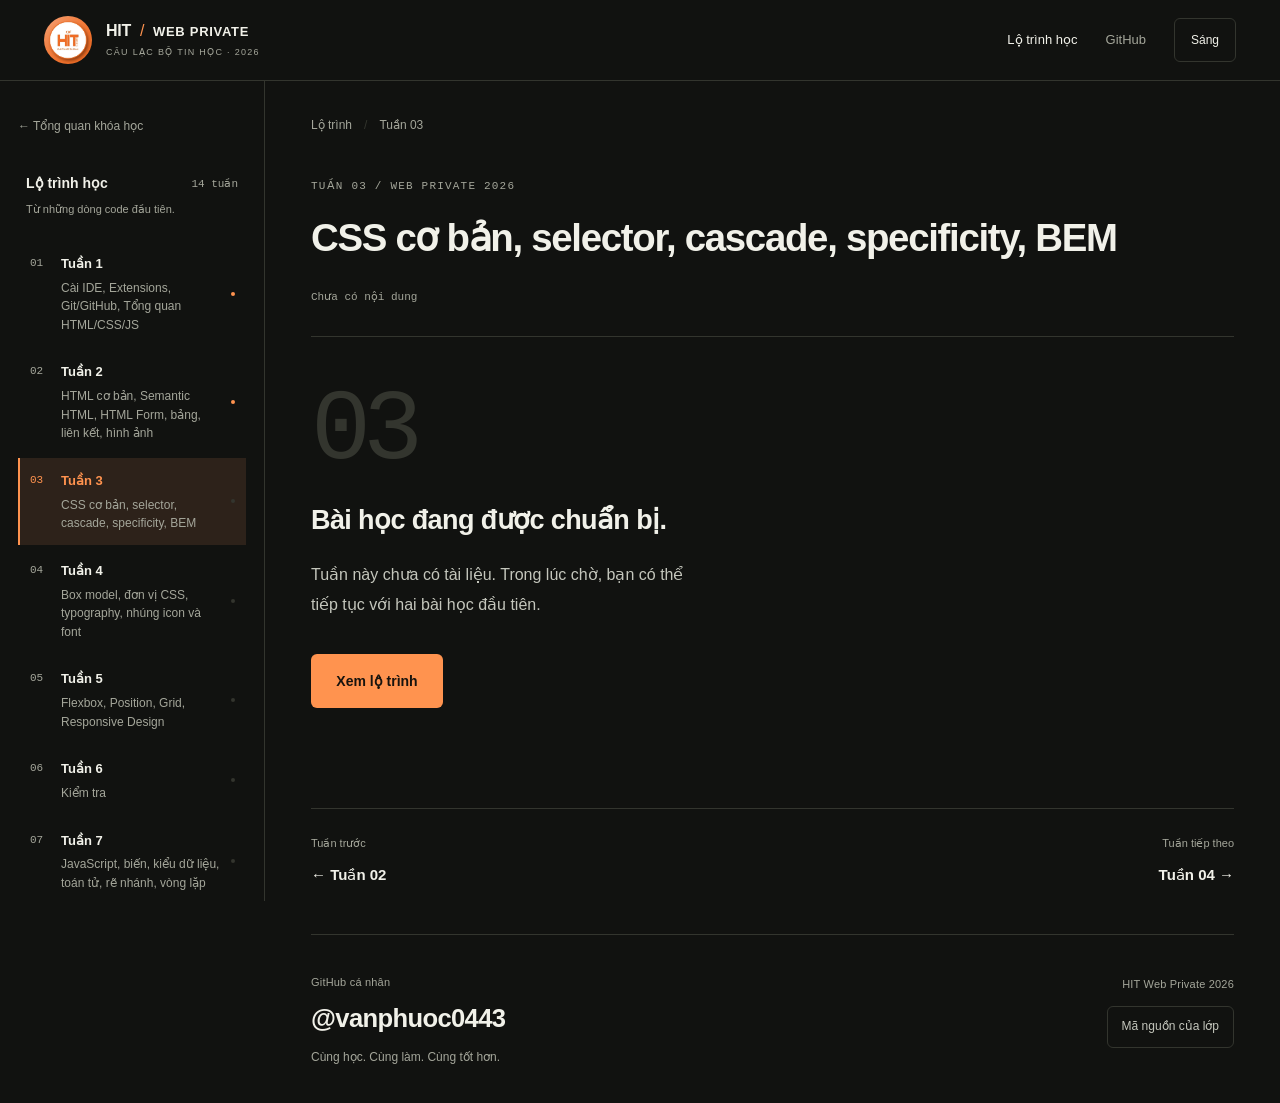
<file: Lesson3/README.html>
<!DOCTYPE html>
<html lang="vi"><head><meta charset="utf-8"><meta name="viewport" content="width=device-width, initial-scale=1"><meta name="description" content="Tài liệu lớp HIT Web Private 2026: lộ trình 14 tuần, lý thuyết và ví dụ thực hành."><title>Tuần 3: CSS cơ bản, selector, cascade, specificity, BEM · HIT Web Private 2026</title><script>try{document.documentElement.dataset.theme=localStorage.getItem('hit-theme')==='light'?'light':'dark'}catch(e){}</script><link rel="stylesheet" href="../assets/site.css"><script src="../assets/site.js" defer></script></head>
<body class="lesson-page"><span class="page-start" aria-hidden="true"></span><a class="skip" href="#content">Đến nội dung chính</a><header class="header"><div class="header-inner"><a class="brand" href="../index.html"><img class="logo" src="../assets/logoCLB.jpg" alt="Logo CLB Tin học Đại học Công nghiệp Hà Nội" width="48" height="48"><span>HIT<span class="brand-divider">/</span><strong>WEB PRIVATE</strong><small>CÂU LẠC BỘ TIN HỌC · 2026</small></span></a><nav class="header-actions" aria-label="Điều hướng chính"><a class="course-link" href="../index.html#curriculum">Lộ trình học</a><a class="repo" href="https://github.com/vanphuoc0443/HIT_WEB">GitHub</a><button id="theme" type="button" aria-label="Bật giao diện sáng">Sáng</button></nav></div><div class="reading-progress" aria-hidden="true"></div></header>
<details class="mobile-nav"><summary>Lộ trình học <span>Chọn tuần</span></summary><nav aria-label="Danh sách tuần trên điện thoại"><a class="week " href="../Lesson1/README.html" ><span class="week-number">01</span><span><b>Tuần 1</b><span>Cài IDE, Extensions, Git/GitHub, Tổng quan HTML/CSS/JS</span></span><span class="status ready" aria-label="Có lý thuyết"></span></a><a class="week " href="../Lesson2/README.html" ><span class="week-number">02</span><span><b>Tuần 2</b><span>HTML cơ bản, Semantic HTML, HTML Form, bảng, liên kết, hình ảnh</span></span><span class="status ready" aria-label="Có lý thuyết"></span></a><a class="week active" href="../Lesson3/README.html" aria-current="page"><span class="week-number">03</span><span><b>Tuần 3</b><span>CSS cơ bản, selector, cascade, specificity, BEM</span></span><span class="status " aria-label="Chưa có nội dung"></span></a><a class="week " href="../Lesson4/README.html" ><span class="week-number">04</span><span><b>Tuần 4</b><span>Box model, đơn vị CSS, typography, nhúng icon và font</span></span><span class="status " aria-label="Chưa có nội dung"></span></a><a class="week " href="../Lesson5/README.html" ><span class="week-number">05</span><span><b>Tuần 5</b><span>Flexbox, Position, Grid, Responsive Design</span></span><span class="status " aria-label="Chưa có nội dung"></span></a><a class="week " href="../Lesson6/README.html" ><span class="week-number">06</span><span><b>Tuần 6</b><span>Kiểm tra</span></span><span class="status " aria-label="Chưa có nội dung"></span></a><a class="week " href="../Lesson7/README.html" ><span class="week-number">07</span><span><b>Tuần 7</b><span>JavaScript, biến, kiểu dữ liệu, toán tử, rẽ nhánh, vòng lặp</span></span><span class="status " aria-label="Chưa có nội dung"></span></a><a class="week " href="../Lesson8/README.html" ><span class="week-number">08</span><span><b>Tuần 8</b><span>Function, phạm vi biến và hoisting cơ bản</span></span><span class="status " aria-label="Chưa có nội dung"></span></a><a class="week " href="../Lesson9/README.html" ><span class="week-number">09</span><span><b>Tuần 9</b><span>Array, Object, các phương thức xử lý dữ liệu</span></span><span class="status " aria-label="Chưa có nội dung"></span></a><a class="week " href="../Lesson10/README.html" ><span class="week-number">10</span><span><b>Tuần 10</b><span>Destructuring, Spread/Rest, DOM và Event</span></span><span class="status " aria-label="Chưa có nội dung"></span></a><a class="week " href="../Lesson11/README.html" ><span class="week-number">11</span><span><b>Tuần 11</b><span>Thực hành</span></span><span class="status " aria-label="Chưa có nội dung"></span></a><a class="week " href="../Lesson12/README.html" ><span class="week-number">12</span><span><b>Tuần 12</b><span>Callback, Promise, async/await, Fetch API</span></span><span class="status " aria-label="Chưa có nội dung"></span></a><a class="week " href="../Lesson13/README.html" ><span class="week-number">13</span><span><b>Tuần 13</b><span>Thực hành</span></span><span class="status " aria-label="Chưa có nội dung"></span></a><a class="week " href="../Lesson14/README.html" ><span class="week-number">14</span><span><b>Tuần 14</b><span>Ôn tập và giải đáp thắc mắc</span></span><span class="status " aria-label="Chưa có nội dung"></span></a></nav></details><div class="layout"><aside class="sidebar"><a class="course-home" href="../index.html">← Tổng quan khóa học</a><div class="sidebar-title"><h2>Lộ trình học</h2><span>14 tuần</span></div><p class="sidebar-note">Từ những dòng code đầu tiên.</p><nav aria-label="Danh sách tuần"><a class="week " href="../Lesson1/README.html" ><span class="week-number">01</span><span><b>Tuần 1</b><span>Cài IDE, Extensions, Git/GitHub, Tổng quan HTML/CSS/JS</span></span><span class="status ready" aria-label="Có lý thuyết"></span></a><a class="week " href="../Lesson2/README.html" ><span class="week-number">02</span><span><b>Tuần 2</b><span>HTML cơ bản, Semantic HTML, HTML Form, bảng, liên kết, hình ảnh</span></span><span class="status ready" aria-label="Có lý thuyết"></span></a><a class="week active" href="../Lesson3/README.html" aria-current="page"><span class="week-number">03</span><span><b>Tuần 3</b><span>CSS cơ bản, selector, cascade, specificity, BEM</span></span><span class="status " aria-label="Chưa có nội dung"></span></a><a class="week " href="../Lesson4/README.html" ><span class="week-number">04</span><span><b>Tuần 4</b><span>Box model, đơn vị CSS, typography, nhúng icon và font</span></span><span class="status " aria-label="Chưa có nội dung"></span></a><a class="week " href="../Lesson5/README.html" ><span class="week-number">05</span><span><b>Tuần 5</b><span>Flexbox, Position, Grid, Responsive Design</span></span><span class="status " aria-label="Chưa có nội dung"></span></a><a class="week " href="../Lesson6/README.html" ><span class="week-number">06</span><span><b>Tuần 6</b><span>Kiểm tra</span></span><span class="status " aria-label="Chưa có nội dung"></span></a><a class="week " href="../Lesson7/README.html" ><span class="week-number">07</span><span><b>Tuần 7</b><span>JavaScript, biến, kiểu dữ liệu, toán tử, rẽ nhánh, vòng lặp</span></span><span class="status " aria-label="Chưa có nội dung"></span></a><a class="week " href="../Lesson8/README.html" ><span class="week-number">08</span><span><b>Tuần 8</b><span>Function, phạm vi biến và hoisting cơ bản</span></span><span class="status " aria-label="Chưa có nội dung"></span></a><a class="week " href="../Lesson9/README.html" ><span class="week-number">09</span><span><b>Tuần 9</b><span>Array, Object, các phương thức xử lý dữ liệu</span></span><span class="status " aria-label="Chưa có nội dung"></span></a><a class="week " href="../Lesson10/README.html" ><span class="week-number">10</span><span><b>Tuần 10</b><span>Destructuring, Spread/Rest, DOM và Event</span></span><span class="status " aria-label="Chưa có nội dung"></span></a><a class="week " href="../Lesson11/README.html" ><span class="week-number">11</span><span><b>Tuần 11</b><span>Thực hành</span></span><span class="status " aria-label="Chưa có nội dung"></span></a><a class="week " href="../Lesson12/README.html" ><span class="week-number">12</span><span><b>Tuần 12</b><span>Callback, Promise, async/await, Fetch API</span></span><span class="status " aria-label="Chưa có nội dung"></span></a><a class="week " href="../Lesson13/README.html" ><span class="week-number">13</span><span><b>Tuần 13</b><span>Thực hành</span></span><span class="status " aria-label="Chưa có nội dung"></span></a><a class="week " href="../Lesson14/README.html" ><span class="week-number">14</span><span><b>Tuần 14</b><span>Ôn tập và giải đáp thắc mắc</span></span><span class="status " aria-label="Chưa có nội dung"></span></a></nav><div class="sidebar-footer">02 / 14 tuần có tài liệu</div></aside><main id="content" tabindex="-1"><div class="breadcrumb"><a href="../index.html">Lộ trình</a><span>/</span> Tuần 03</div><header class="lesson-header"><span class="eyebrow">TUẦN 03 / WEB PRIVATE 2026</span><h1>CSS cơ bản, selector, cascade, specificity, BEM</h1><div class="lesson-meta"><span>Chưa có nội dung</span></div></header><article class="prose"><div class="empty"><span class="empty-number" aria-hidden="true">03</span><h2>Bài học đang được chuẩn bị.</h2><p>Tuần này chưa có tài liệu. Trong lúc chờ, bạn có thể tiếp tục với hai bài học đầu tiên.</p><a class="primary" href="../index.html#curriculum">Xem lộ trình</a></div></article><nav class="lesson-pagination" aria-label="Chuyển tuần"><a href="../Lesson2/README.html"><span>Tuần trước</span><b>← Tuần 02</b></a><a href="../Lesson4/README.html"><span>Tuần tiếp theo</span><b>Tuần 04 →</b></a></nav><footer class="footer"><div class="footer-identity"><span class="footer-label">GitHub cá nhân</span><a class="footer-profile" href="https://github.com/vanphuoc0443">@vanphuoc0443</a><p>Cùng học. Cùng làm. Cùng tốt hơn.</p></div><div class="footer-project"><span class="footer-label">HIT Web Private 2026</span><a class="footer-source" href="https://github.com/vanphuoc0443/HIT_WEB">Mã nguồn của lớp</a></div></footer></main></div><button id="top" type="button" aria-label="Về đầu trang" hidden>Đầu trang</button></body></html>
</file>
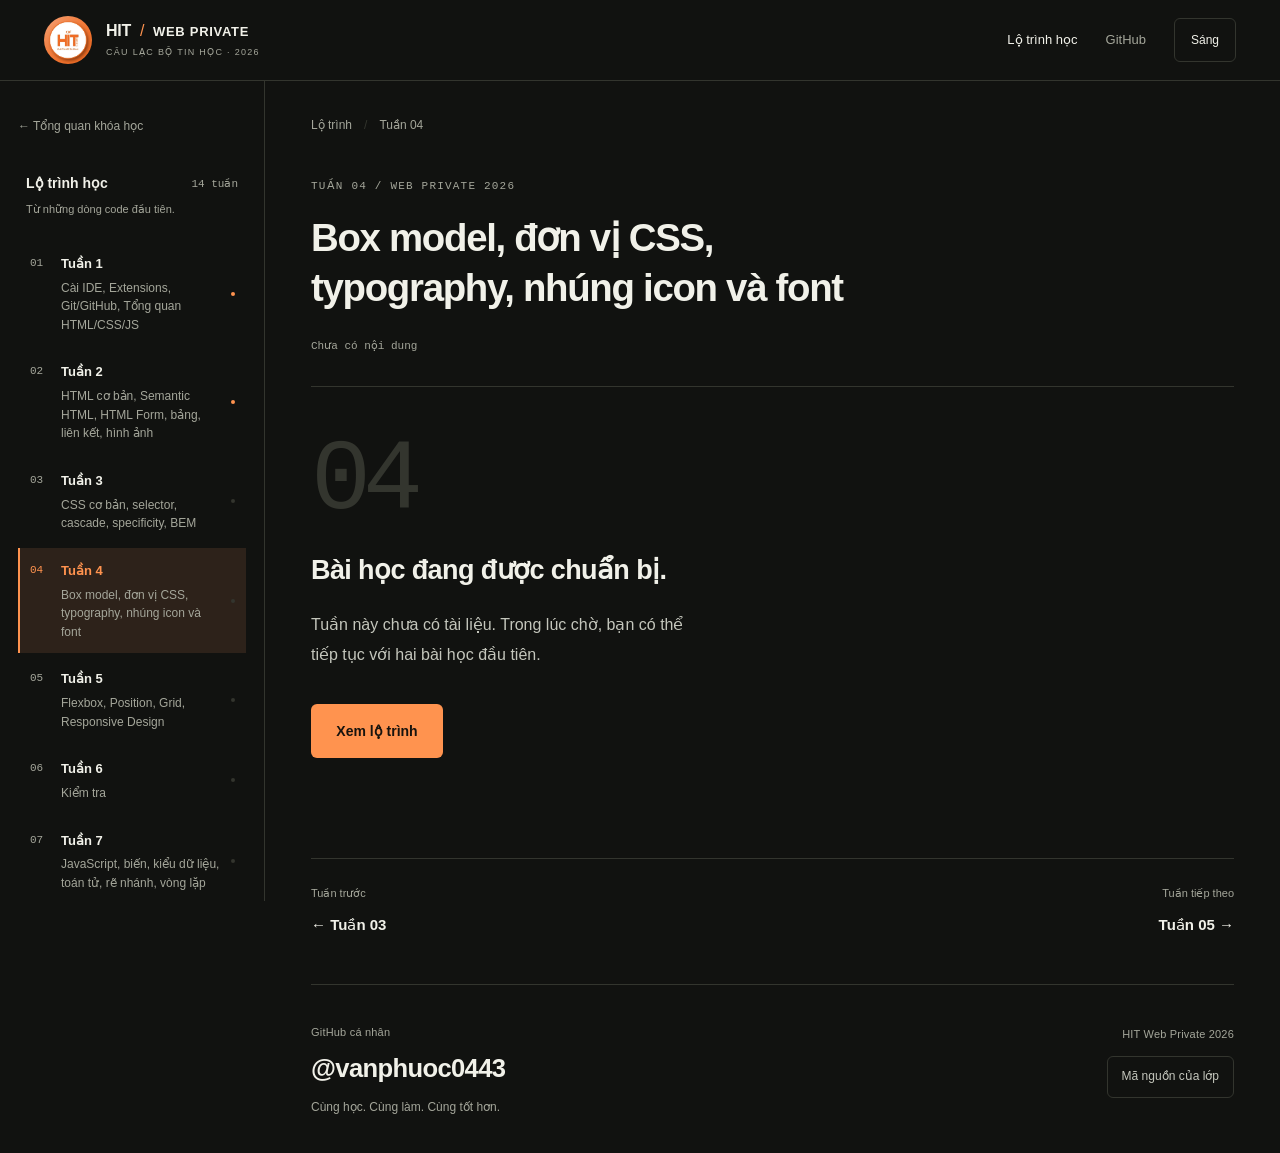
<file: Lesson4/README.html>
<!DOCTYPE html>
<html lang="vi"><head><meta charset="utf-8"><meta name="viewport" content="width=device-width, initial-scale=1"><meta name="description" content="Tài liệu lớp HIT Web Private 2026: lộ trình 14 tuần, lý thuyết và ví dụ thực hành."><title>Tuần 4: Box model, đơn vị CSS, typography, nhúng icon và font · HIT Web Private 2026</title><script>try{document.documentElement.dataset.theme=localStorage.getItem('hit-theme')==='light'?'light':'dark'}catch(e){}</script><link rel="stylesheet" href="../assets/site.css"><script src="../assets/site.js" defer></script></head>
<body class="lesson-page"><span class="page-start" aria-hidden="true"></span><a class="skip" href="#content">Đến nội dung chính</a><header class="header"><div class="header-inner"><a class="brand" href="../index.html"><img class="logo" src="../assets/logoCLB.jpg" alt="Logo CLB Tin học Đại học Công nghiệp Hà Nội" width="48" height="48"><span>HIT<span class="brand-divider">/</span><strong>WEB PRIVATE</strong><small>CÂU LẠC BỘ TIN HỌC · 2026</small></span></a><nav class="header-actions" aria-label="Điều hướng chính"><a class="course-link" href="../index.html#curriculum">Lộ trình học</a><a class="repo" href="https://github.com/vanphuoc0443/HIT_WEB">GitHub</a><button id="theme" type="button" aria-label="Bật giao diện sáng">Sáng</button></nav></div><div class="reading-progress" aria-hidden="true"></div></header>
<details class="mobile-nav"><summary>Lộ trình học <span>Chọn tuần</span></summary><nav aria-label="Danh sách tuần trên điện thoại"><a class="week " href="../Lesson1/README.html" ><span class="week-number">01</span><span><b>Tuần 1</b><span>Cài IDE, Extensions, Git/GitHub, Tổng quan HTML/CSS/JS</span></span><span class="status ready" aria-label="Có lý thuyết"></span></a><a class="week " href="../Lesson2/README.html" ><span class="week-number">02</span><span><b>Tuần 2</b><span>HTML cơ bản, Semantic HTML, HTML Form, bảng, liên kết, hình ảnh</span></span><span class="status ready" aria-label="Có lý thuyết"></span></a><a class="week " href="../Lesson3/README.html" ><span class="week-number">03</span><span><b>Tuần 3</b><span>CSS cơ bản, selector, cascade, specificity, BEM</span></span><span class="status " aria-label="Chưa có nội dung"></span></a><a class="week active" href="../Lesson4/README.html" aria-current="page"><span class="week-number">04</span><span><b>Tuần 4</b><span>Box model, đơn vị CSS, typography, nhúng icon và font</span></span><span class="status " aria-label="Chưa có nội dung"></span></a><a class="week " href="../Lesson5/README.html" ><span class="week-number">05</span><span><b>Tuần 5</b><span>Flexbox, Position, Grid, Responsive Design</span></span><span class="status " aria-label="Chưa có nội dung"></span></a><a class="week " href="../Lesson6/README.html" ><span class="week-number">06</span><span><b>Tuần 6</b><span>Kiểm tra</span></span><span class="status " aria-label="Chưa có nội dung"></span></a><a class="week " href="../Lesson7/README.html" ><span class="week-number">07</span><span><b>Tuần 7</b><span>JavaScript, biến, kiểu dữ liệu, toán tử, rẽ nhánh, vòng lặp</span></span><span class="status " aria-label="Chưa có nội dung"></span></a><a class="week " href="../Lesson8/README.html" ><span class="week-number">08</span><span><b>Tuần 8</b><span>Function, phạm vi biến và hoisting cơ bản</span></span><span class="status " aria-label="Chưa có nội dung"></span></a><a class="week " href="../Lesson9/README.html" ><span class="week-number">09</span><span><b>Tuần 9</b><span>Array, Object, các phương thức xử lý dữ liệu</span></span><span class="status " aria-label="Chưa có nội dung"></span></a><a class="week " href="../Lesson10/README.html" ><span class="week-number">10</span><span><b>Tuần 10</b><span>Destructuring, Spread/Rest, DOM và Event</span></span><span class="status " aria-label="Chưa có nội dung"></span></a><a class="week " href="../Lesson11/README.html" ><span class="week-number">11</span><span><b>Tuần 11</b><span>Thực hành</span></span><span class="status " aria-label="Chưa có nội dung"></span></a><a class="week " href="../Lesson12/README.html" ><span class="week-number">12</span><span><b>Tuần 12</b><span>Callback, Promise, async/await, Fetch API</span></span><span class="status " aria-label="Chưa có nội dung"></span></a><a class="week " href="../Lesson13/README.html" ><span class="week-number">13</span><span><b>Tuần 13</b><span>Thực hành</span></span><span class="status " aria-label="Chưa có nội dung"></span></a><a class="week " href="../Lesson14/README.html" ><span class="week-number">14</span><span><b>Tuần 14</b><span>Ôn tập và giải đáp thắc mắc</span></span><span class="status " aria-label="Chưa có nội dung"></span></a></nav></details><div class="layout"><aside class="sidebar"><a class="course-home" href="../index.html">← Tổng quan khóa học</a><div class="sidebar-title"><h2>Lộ trình học</h2><span>14 tuần</span></div><p class="sidebar-note">Từ những dòng code đầu tiên.</p><nav aria-label="Danh sách tuần"><a class="week " href="../Lesson1/README.html" ><span class="week-number">01</span><span><b>Tuần 1</b><span>Cài IDE, Extensions, Git/GitHub, Tổng quan HTML/CSS/JS</span></span><span class="status ready" aria-label="Có lý thuyết"></span></a><a class="week " href="../Lesson2/README.html" ><span class="week-number">02</span><span><b>Tuần 2</b><span>HTML cơ bản, Semantic HTML, HTML Form, bảng, liên kết, hình ảnh</span></span><span class="status ready" aria-label="Có lý thuyết"></span></a><a class="week " href="../Lesson3/README.html" ><span class="week-number">03</span><span><b>Tuần 3</b><span>CSS cơ bản, selector, cascade, specificity, BEM</span></span><span class="status " aria-label="Chưa có nội dung"></span></a><a class="week active" href="../Lesson4/README.html" aria-current="page"><span class="week-number">04</span><span><b>Tuần 4</b><span>Box model, đơn vị CSS, typography, nhúng icon và font</span></span><span class="status " aria-label="Chưa có nội dung"></span></a><a class="week " href="../Lesson5/README.html" ><span class="week-number">05</span><span><b>Tuần 5</b><span>Flexbox, Position, Grid, Responsive Design</span></span><span class="status " aria-label="Chưa có nội dung"></span></a><a class="week " href="../Lesson6/README.html" ><span class="week-number">06</span><span><b>Tuần 6</b><span>Kiểm tra</span></span><span class="status " aria-label="Chưa có nội dung"></span></a><a class="week " href="../Lesson7/README.html" ><span class="week-number">07</span><span><b>Tuần 7</b><span>JavaScript, biến, kiểu dữ liệu, toán tử, rẽ nhánh, vòng lặp</span></span><span class="status " aria-label="Chưa có nội dung"></span></a><a class="week " href="../Lesson8/README.html" ><span class="week-number">08</span><span><b>Tuần 8</b><span>Function, phạm vi biến và hoisting cơ bản</span></span><span class="status " aria-label="Chưa có nội dung"></span></a><a class="week " href="../Lesson9/README.html" ><span class="week-number">09</span><span><b>Tuần 9</b><span>Array, Object, các phương thức xử lý dữ liệu</span></span><span class="status " aria-label="Chưa có nội dung"></span></a><a class="week " href="../Lesson10/README.html" ><span class="week-number">10</span><span><b>Tuần 10</b><span>Destructuring, Spread/Rest, DOM và Event</span></span><span class="status " aria-label="Chưa có nội dung"></span></a><a class="week " href="../Lesson11/README.html" ><span class="week-number">11</span><span><b>Tuần 11</b><span>Thực hành</span></span><span class="status " aria-label="Chưa có nội dung"></span></a><a class="week " href="../Lesson12/README.html" ><span class="week-number">12</span><span><b>Tuần 12</b><span>Callback, Promise, async/await, Fetch API</span></span><span class="status " aria-label="Chưa có nội dung"></span></a><a class="week " href="../Lesson13/README.html" ><span class="week-number">13</span><span><b>Tuần 13</b><span>Thực hành</span></span><span class="status " aria-label="Chưa có nội dung"></span></a><a class="week " href="../Lesson14/README.html" ><span class="week-number">14</span><span><b>Tuần 14</b><span>Ôn tập và giải đáp thắc mắc</span></span><span class="status " aria-label="Chưa có nội dung"></span></a></nav><div class="sidebar-footer">02 / 14 tuần có tài liệu</div></aside><main id="content" tabindex="-1"><div class="breadcrumb"><a href="../index.html">Lộ trình</a><span>/</span> Tuần 04</div><header class="lesson-header"><span class="eyebrow">TUẦN 04 / WEB PRIVATE 2026</span><h1>Box model, đơn vị CSS, typography, nhúng icon và font</h1><div class="lesson-meta"><span>Chưa có nội dung</span></div></header><article class="prose"><div class="empty"><span class="empty-number" aria-hidden="true">04</span><h2>Bài học đang được chuẩn bị.</h2><p>Tuần này chưa có tài liệu. Trong lúc chờ, bạn có thể tiếp tục với hai bài học đầu tiên.</p><a class="primary" href="../index.html#curriculum">Xem lộ trình</a></div></article><nav class="lesson-pagination" aria-label="Chuyển tuần"><a href="../Lesson3/README.html"><span>Tuần trước</span><b>← Tuần 03</b></a><a href="../Lesson5/README.html"><span>Tuần tiếp theo</span><b>Tuần 05 →</b></a></nav><footer class="footer"><div class="footer-identity"><span class="footer-label">GitHub cá nhân</span><a class="footer-profile" href="https://github.com/vanphuoc0443">@vanphuoc0443</a><p>Cùng học. Cùng làm. Cùng tốt hơn.</p></div><div class="footer-project"><span class="footer-label">HIT Web Private 2026</span><a class="footer-source" href="https://github.com/vanphuoc0443/HIT_WEB">Mã nguồn của lớp</a></div></footer></main></div><button id="top" type="button" aria-label="Về đầu trang" hidden>Đầu trang</button></body></html>
</file>
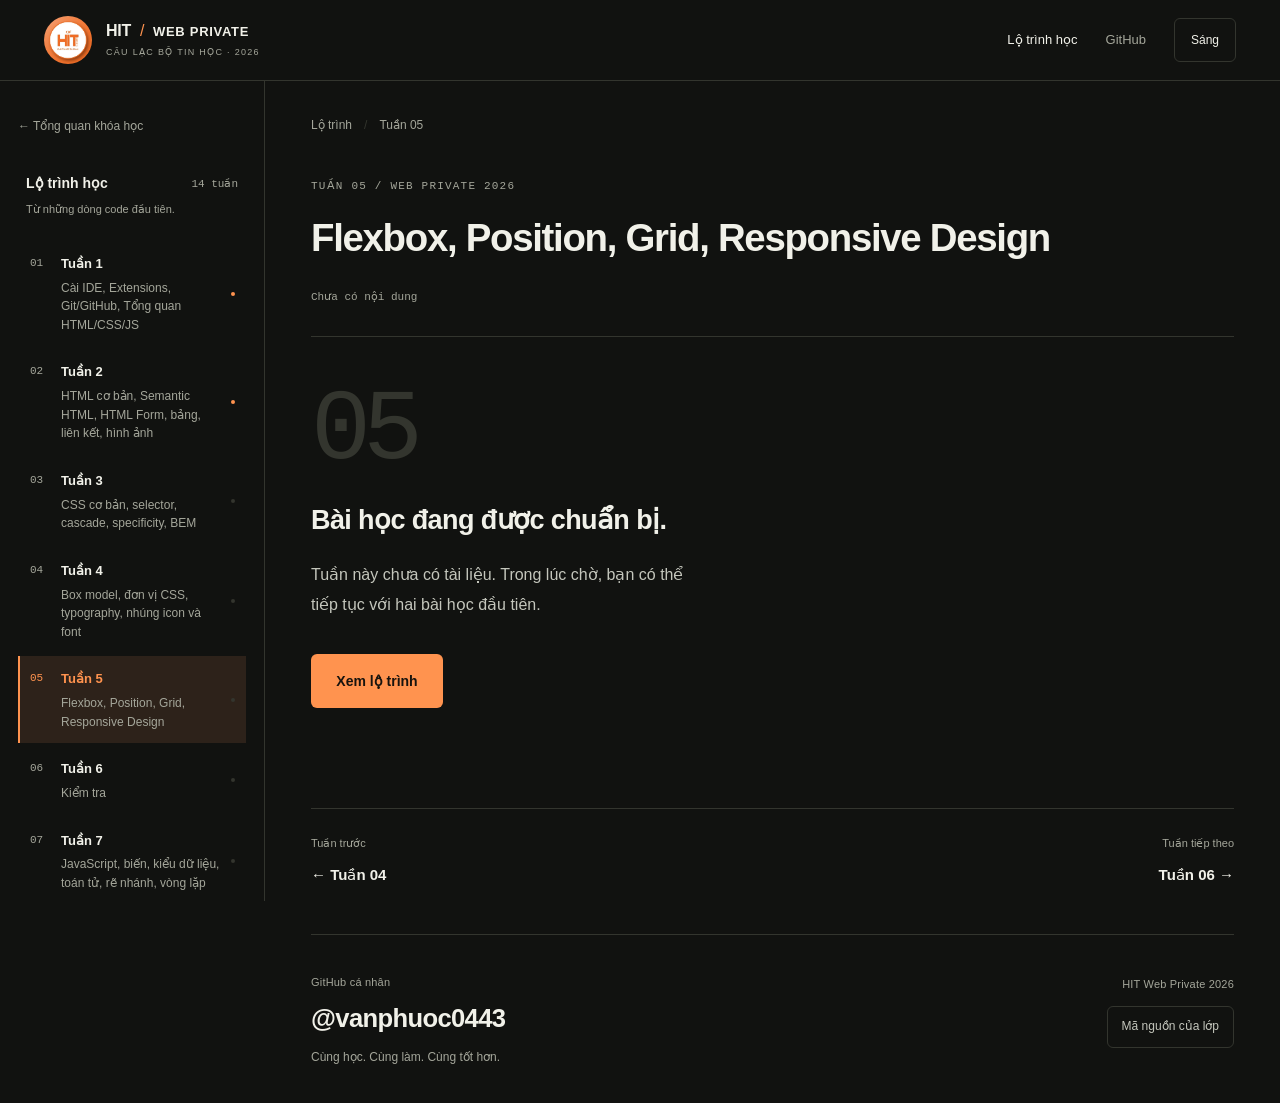
<file: Lesson5/README.html>
<!DOCTYPE html>
<html lang="vi"><head><meta charset="utf-8"><meta name="viewport" content="width=device-width, initial-scale=1"><meta name="description" content="Tài liệu lớp HIT Web Private 2026: lộ trình 14 tuần, lý thuyết và ví dụ thực hành."><title>Tuần 5: Flexbox, Position, Grid, Responsive Design · HIT Web Private 2026</title><script>try{document.documentElement.dataset.theme=localStorage.getItem('hit-theme')==='light'?'light':'dark'}catch(e){}</script><link rel="stylesheet" href="../assets/site.css"><script src="../assets/site.js" defer></script></head>
<body class="lesson-page"><span class="page-start" aria-hidden="true"></span><a class="skip" href="#content">Đến nội dung chính</a><header class="header"><div class="header-inner"><a class="brand" href="../index.html"><img class="logo" src="../assets/logoCLB.jpg" alt="Logo CLB Tin học Đại học Công nghiệp Hà Nội" width="48" height="48"><span>HIT<span class="brand-divider">/</span><strong>WEB PRIVATE</strong><small>CÂU LẠC BỘ TIN HỌC · 2026</small></span></a><nav class="header-actions" aria-label="Điều hướng chính"><a class="course-link" href="../index.html#curriculum">Lộ trình học</a><a class="repo" href="https://github.com/vanphuoc0443/HIT_WEB">GitHub</a><button id="theme" type="button" aria-label="Bật giao diện sáng">Sáng</button></nav></div><div class="reading-progress" aria-hidden="true"></div></header>
<details class="mobile-nav"><summary>Lộ trình học <span>Chọn tuần</span></summary><nav aria-label="Danh sách tuần trên điện thoại"><a class="week " href="../Lesson1/README.html" ><span class="week-number">01</span><span><b>Tuần 1</b><span>Cài IDE, Extensions, Git/GitHub, Tổng quan HTML/CSS/JS</span></span><span class="status ready" aria-label="Có lý thuyết"></span></a><a class="week " href="../Lesson2/README.html" ><span class="week-number">02</span><span><b>Tuần 2</b><span>HTML cơ bản, Semantic HTML, HTML Form, bảng, liên kết, hình ảnh</span></span><span class="status ready" aria-label="Có lý thuyết"></span></a><a class="week " href="../Lesson3/README.html" ><span class="week-number">03</span><span><b>Tuần 3</b><span>CSS cơ bản, selector, cascade, specificity, BEM</span></span><span class="status " aria-label="Chưa có nội dung"></span></a><a class="week " href="../Lesson4/README.html" ><span class="week-number">04</span><span><b>Tuần 4</b><span>Box model, đơn vị CSS, typography, nhúng icon và font</span></span><span class="status " aria-label="Chưa có nội dung"></span></a><a class="week active" href="../Lesson5/README.html" aria-current="page"><span class="week-number">05</span><span><b>Tuần 5</b><span>Flexbox, Position, Grid, Responsive Design</span></span><span class="status " aria-label="Chưa có nội dung"></span></a><a class="week " href="../Lesson6/README.html" ><span class="week-number">06</span><span><b>Tuần 6</b><span>Kiểm tra</span></span><span class="status " aria-label="Chưa có nội dung"></span></a><a class="week " href="../Lesson7/README.html" ><span class="week-number">07</span><span><b>Tuần 7</b><span>JavaScript, biến, kiểu dữ liệu, toán tử, rẽ nhánh, vòng lặp</span></span><span class="status " aria-label="Chưa có nội dung"></span></a><a class="week " href="../Lesson8/README.html" ><span class="week-number">08</span><span><b>Tuần 8</b><span>Function, phạm vi biến và hoisting cơ bản</span></span><span class="status " aria-label="Chưa có nội dung"></span></a><a class="week " href="../Lesson9/README.html" ><span class="week-number">09</span><span><b>Tuần 9</b><span>Array, Object, các phương thức xử lý dữ liệu</span></span><span class="status " aria-label="Chưa có nội dung"></span></a><a class="week " href="../Lesson10/README.html" ><span class="week-number">10</span><span><b>Tuần 10</b><span>Destructuring, Spread/Rest, DOM và Event</span></span><span class="status " aria-label="Chưa có nội dung"></span></a><a class="week " href="../Lesson11/README.html" ><span class="week-number">11</span><span><b>Tuần 11</b><span>Thực hành</span></span><span class="status " aria-label="Chưa có nội dung"></span></a><a class="week " href="../Lesson12/README.html" ><span class="week-number">12</span><span><b>Tuần 12</b><span>Callback, Promise, async/await, Fetch API</span></span><span class="status " aria-label="Chưa có nội dung"></span></a><a class="week " href="../Lesson13/README.html" ><span class="week-number">13</span><span><b>Tuần 13</b><span>Thực hành</span></span><span class="status " aria-label="Chưa có nội dung"></span></a><a class="week " href="../Lesson14/README.html" ><span class="week-number">14</span><span><b>Tuần 14</b><span>Ôn tập và giải đáp thắc mắc</span></span><span class="status " aria-label="Chưa có nội dung"></span></a></nav></details><div class="layout"><aside class="sidebar"><a class="course-home" href="../index.html">← Tổng quan khóa học</a><div class="sidebar-title"><h2>Lộ trình học</h2><span>14 tuần</span></div><p class="sidebar-note">Từ những dòng code đầu tiên.</p><nav aria-label="Danh sách tuần"><a class="week " href="../Lesson1/README.html" ><span class="week-number">01</span><span><b>Tuần 1</b><span>Cài IDE, Extensions, Git/GitHub, Tổng quan HTML/CSS/JS</span></span><span class="status ready" aria-label="Có lý thuyết"></span></a><a class="week " href="../Lesson2/README.html" ><span class="week-number">02</span><span><b>Tuần 2</b><span>HTML cơ bản, Semantic HTML, HTML Form, bảng, liên kết, hình ảnh</span></span><span class="status ready" aria-label="Có lý thuyết"></span></a><a class="week " href="../Lesson3/README.html" ><span class="week-number">03</span><span><b>Tuần 3</b><span>CSS cơ bản, selector, cascade, specificity, BEM</span></span><span class="status " aria-label="Chưa có nội dung"></span></a><a class="week " href="../Lesson4/README.html" ><span class="week-number">04</span><span><b>Tuần 4</b><span>Box model, đơn vị CSS, typography, nhúng icon và font</span></span><span class="status " aria-label="Chưa có nội dung"></span></a><a class="week active" href="../Lesson5/README.html" aria-current="page"><span class="week-number">05</span><span><b>Tuần 5</b><span>Flexbox, Position, Grid, Responsive Design</span></span><span class="status " aria-label="Chưa có nội dung"></span></a><a class="week " href="../Lesson6/README.html" ><span class="week-number">06</span><span><b>Tuần 6</b><span>Kiểm tra</span></span><span class="status " aria-label="Chưa có nội dung"></span></a><a class="week " href="../Lesson7/README.html" ><span class="week-number">07</span><span><b>Tuần 7</b><span>JavaScript, biến, kiểu dữ liệu, toán tử, rẽ nhánh, vòng lặp</span></span><span class="status " aria-label="Chưa có nội dung"></span></a><a class="week " href="../Lesson8/README.html" ><span class="week-number">08</span><span><b>Tuần 8</b><span>Function, phạm vi biến và hoisting cơ bản</span></span><span class="status " aria-label="Chưa có nội dung"></span></a><a class="week " href="../Lesson9/README.html" ><span class="week-number">09</span><span><b>Tuần 9</b><span>Array, Object, các phương thức xử lý dữ liệu</span></span><span class="status " aria-label="Chưa có nội dung"></span></a><a class="week " href="../Lesson10/README.html" ><span class="week-number">10</span><span><b>Tuần 10</b><span>Destructuring, Spread/Rest, DOM và Event</span></span><span class="status " aria-label="Chưa có nội dung"></span></a><a class="week " href="../Lesson11/README.html" ><span class="week-number">11</span><span><b>Tuần 11</b><span>Thực hành</span></span><span class="status " aria-label="Chưa có nội dung"></span></a><a class="week " href="../Lesson12/README.html" ><span class="week-number">12</span><span><b>Tuần 12</b><span>Callback, Promise, async/await, Fetch API</span></span><span class="status " aria-label="Chưa có nội dung"></span></a><a class="week " href="../Lesson13/README.html" ><span class="week-number">13</span><span><b>Tuần 13</b><span>Thực hành</span></span><span class="status " aria-label="Chưa có nội dung"></span></a><a class="week " href="../Lesson14/README.html" ><span class="week-number">14</span><span><b>Tuần 14</b><span>Ôn tập và giải đáp thắc mắc</span></span><span class="status " aria-label="Chưa có nội dung"></span></a></nav><div class="sidebar-footer">02 / 14 tuần có tài liệu</div></aside><main id="content" tabindex="-1"><div class="breadcrumb"><a href="../index.html">Lộ trình</a><span>/</span> Tuần 05</div><header class="lesson-header"><span class="eyebrow">TUẦN 05 / WEB PRIVATE 2026</span><h1>Flexbox, Position, Grid, Responsive Design</h1><div class="lesson-meta"><span>Chưa có nội dung</span></div></header><article class="prose"><div class="empty"><span class="empty-number" aria-hidden="true">05</span><h2>Bài học đang được chuẩn bị.</h2><p>Tuần này chưa có tài liệu. Trong lúc chờ, bạn có thể tiếp tục với hai bài học đầu tiên.</p><a class="primary" href="../index.html#curriculum">Xem lộ trình</a></div></article><nav class="lesson-pagination" aria-label="Chuyển tuần"><a href="../Lesson4/README.html"><span>Tuần trước</span><b>← Tuần 04</b></a><a href="../Lesson6/README.html"><span>Tuần tiếp theo</span><b>Tuần 06 →</b></a></nav><footer class="footer"><div class="footer-identity"><span class="footer-label">GitHub cá nhân</span><a class="footer-profile" href="https://github.com/vanphuoc0443">@vanphuoc0443</a><p>Cùng học. Cùng làm. Cùng tốt hơn.</p></div><div class="footer-project"><span class="footer-label">HIT Web Private 2026</span><a class="footer-source" href="https://github.com/vanphuoc0443/HIT_WEB">Mã nguồn của lớp</a></div></footer></main></div><button id="top" type="button" aria-label="Về đầu trang" hidden>Đầu trang</button></body></html>
</file>
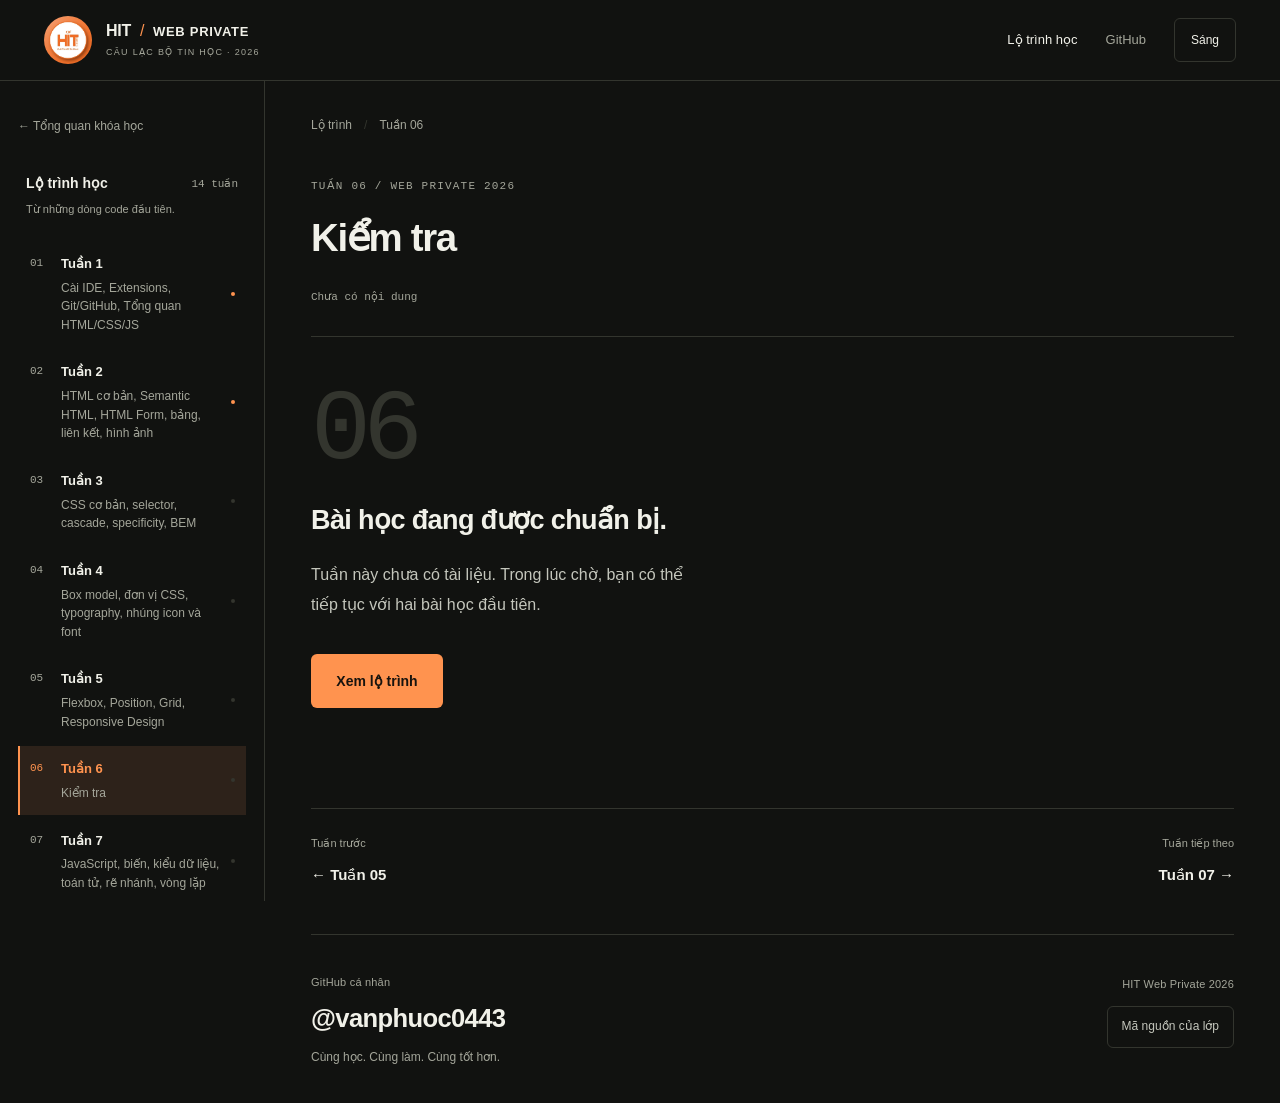
<file: Lesson6/README.html>
<!DOCTYPE html>
<html lang="vi"><head><meta charset="utf-8"><meta name="viewport" content="width=device-width, initial-scale=1"><meta name="description" content="Tài liệu lớp HIT Web Private 2026: lộ trình 14 tuần, lý thuyết và ví dụ thực hành."><title>Tuần 6: Kiểm tra · HIT Web Private 2026</title><script>try{document.documentElement.dataset.theme=localStorage.getItem('hit-theme')==='light'?'light':'dark'}catch(e){}</script><link rel="stylesheet" href="../assets/site.css"><script src="../assets/site.js" defer></script></head>
<body class="lesson-page"><span class="page-start" aria-hidden="true"></span><a class="skip" href="#content">Đến nội dung chính</a><header class="header"><div class="header-inner"><a class="brand" href="../index.html"><img class="logo" src="../assets/logoCLB.jpg" alt="Logo CLB Tin học Đại học Công nghiệp Hà Nội" width="48" height="48"><span>HIT<span class="brand-divider">/</span><strong>WEB PRIVATE</strong><small>CÂU LẠC BỘ TIN HỌC · 2026</small></span></a><nav class="header-actions" aria-label="Điều hướng chính"><a class="course-link" href="../index.html#curriculum">Lộ trình học</a><a class="repo" href="https://github.com/vanphuoc0443/HIT_WEB">GitHub</a><button id="theme" type="button" aria-label="Bật giao diện sáng">Sáng</button></nav></div><div class="reading-progress" aria-hidden="true"></div></header>
<details class="mobile-nav"><summary>Lộ trình học <span>Chọn tuần</span></summary><nav aria-label="Danh sách tuần trên điện thoại"><a class="week " href="../Lesson1/README.html" ><span class="week-number">01</span><span><b>Tuần 1</b><span>Cài IDE, Extensions, Git/GitHub, Tổng quan HTML/CSS/JS</span></span><span class="status ready" aria-label="Có lý thuyết"></span></a><a class="week " href="../Lesson2/README.html" ><span class="week-number">02</span><span><b>Tuần 2</b><span>HTML cơ bản, Semantic HTML, HTML Form, bảng, liên kết, hình ảnh</span></span><span class="status ready" aria-label="Có lý thuyết"></span></a><a class="week " href="../Lesson3/README.html" ><span class="week-number">03</span><span><b>Tuần 3</b><span>CSS cơ bản, selector, cascade, specificity, BEM</span></span><span class="status " aria-label="Chưa có nội dung"></span></a><a class="week " href="../Lesson4/README.html" ><span class="week-number">04</span><span><b>Tuần 4</b><span>Box model, đơn vị CSS, typography, nhúng icon và font</span></span><span class="status " aria-label="Chưa có nội dung"></span></a><a class="week " href="../Lesson5/README.html" ><span class="week-number">05</span><span><b>Tuần 5</b><span>Flexbox, Position, Grid, Responsive Design</span></span><span class="status " aria-label="Chưa có nội dung"></span></a><a class="week active" href="../Lesson6/README.html" aria-current="page"><span class="week-number">06</span><span><b>Tuần 6</b><span>Kiểm tra</span></span><span class="status " aria-label="Chưa có nội dung"></span></a><a class="week " href="../Lesson7/README.html" ><span class="week-number">07</span><span><b>Tuần 7</b><span>JavaScript, biến, kiểu dữ liệu, toán tử, rẽ nhánh, vòng lặp</span></span><span class="status " aria-label="Chưa có nội dung"></span></a><a class="week " href="../Lesson8/README.html" ><span class="week-number">08</span><span><b>Tuần 8</b><span>Function, phạm vi biến và hoisting cơ bản</span></span><span class="status " aria-label="Chưa có nội dung"></span></a><a class="week " href="../Lesson9/README.html" ><span class="week-number">09</span><span><b>Tuần 9</b><span>Array, Object, các phương thức xử lý dữ liệu</span></span><span class="status " aria-label="Chưa có nội dung"></span></a><a class="week " href="../Lesson10/README.html" ><span class="week-number">10</span><span><b>Tuần 10</b><span>Destructuring, Spread/Rest, DOM và Event</span></span><span class="status " aria-label="Chưa có nội dung"></span></a><a class="week " href="../Lesson11/README.html" ><span class="week-number">11</span><span><b>Tuần 11</b><span>Thực hành</span></span><span class="status " aria-label="Chưa có nội dung"></span></a><a class="week " href="../Lesson12/README.html" ><span class="week-number">12</span><span><b>Tuần 12</b><span>Callback, Promise, async/await, Fetch API</span></span><span class="status " aria-label="Chưa có nội dung"></span></a><a class="week " href="../Lesson13/README.html" ><span class="week-number">13</span><span><b>Tuần 13</b><span>Thực hành</span></span><span class="status " aria-label="Chưa có nội dung"></span></a><a class="week " href="../Lesson14/README.html" ><span class="week-number">14</span><span><b>Tuần 14</b><span>Ôn tập và giải đáp thắc mắc</span></span><span class="status " aria-label="Chưa có nội dung"></span></a></nav></details><div class="layout"><aside class="sidebar"><a class="course-home" href="../index.html">← Tổng quan khóa học</a><div class="sidebar-title"><h2>Lộ trình học</h2><span>14 tuần</span></div><p class="sidebar-note">Từ những dòng code đầu tiên.</p><nav aria-label="Danh sách tuần"><a class="week " href="../Lesson1/README.html" ><span class="week-number">01</span><span><b>Tuần 1</b><span>Cài IDE, Extensions, Git/GitHub, Tổng quan HTML/CSS/JS</span></span><span class="status ready" aria-label="Có lý thuyết"></span></a><a class="week " href="../Lesson2/README.html" ><span class="week-number">02</span><span><b>Tuần 2</b><span>HTML cơ bản, Semantic HTML, HTML Form, bảng, liên kết, hình ảnh</span></span><span class="status ready" aria-label="Có lý thuyết"></span></a><a class="week " href="../Lesson3/README.html" ><span class="week-number">03</span><span><b>Tuần 3</b><span>CSS cơ bản, selector, cascade, specificity, BEM</span></span><span class="status " aria-label="Chưa có nội dung"></span></a><a class="week " href="../Lesson4/README.html" ><span class="week-number">04</span><span><b>Tuần 4</b><span>Box model, đơn vị CSS, typography, nhúng icon và font</span></span><span class="status " aria-label="Chưa có nội dung"></span></a><a class="week " href="../Lesson5/README.html" ><span class="week-number">05</span><span><b>Tuần 5</b><span>Flexbox, Position, Grid, Responsive Design</span></span><span class="status " aria-label="Chưa có nội dung"></span></a><a class="week active" href="../Lesson6/README.html" aria-current="page"><span class="week-number">06</span><span><b>Tuần 6</b><span>Kiểm tra</span></span><span class="status " aria-label="Chưa có nội dung"></span></a><a class="week " href="../Lesson7/README.html" ><span class="week-number">07</span><span><b>Tuần 7</b><span>JavaScript, biến, kiểu dữ liệu, toán tử, rẽ nhánh, vòng lặp</span></span><span class="status " aria-label="Chưa có nội dung"></span></a><a class="week " href="../Lesson8/README.html" ><span class="week-number">08</span><span><b>Tuần 8</b><span>Function, phạm vi biến và hoisting cơ bản</span></span><span class="status " aria-label="Chưa có nội dung"></span></a><a class="week " href="../Lesson9/README.html" ><span class="week-number">09</span><span><b>Tuần 9</b><span>Array, Object, các phương thức xử lý dữ liệu</span></span><span class="status " aria-label="Chưa có nội dung"></span></a><a class="week " href="../Lesson10/README.html" ><span class="week-number">10</span><span><b>Tuần 10</b><span>Destructuring, Spread/Rest, DOM và Event</span></span><span class="status " aria-label="Chưa có nội dung"></span></a><a class="week " href="../Lesson11/README.html" ><span class="week-number">11</span><span><b>Tuần 11</b><span>Thực hành</span></span><span class="status " aria-label="Chưa có nội dung"></span></a><a class="week " href="../Lesson12/README.html" ><span class="week-number">12</span><span><b>Tuần 12</b><span>Callback, Promise, async/await, Fetch API</span></span><span class="status " aria-label="Chưa có nội dung"></span></a><a class="week " href="../Lesson13/README.html" ><span class="week-number">13</span><span><b>Tuần 13</b><span>Thực hành</span></span><span class="status " aria-label="Chưa có nội dung"></span></a><a class="week " href="../Lesson14/README.html" ><span class="week-number">14</span><span><b>Tuần 14</b><span>Ôn tập và giải đáp thắc mắc</span></span><span class="status " aria-label="Chưa có nội dung"></span></a></nav><div class="sidebar-footer">02 / 14 tuần có tài liệu</div></aside><main id="content" tabindex="-1"><div class="breadcrumb"><a href="../index.html">Lộ trình</a><span>/</span> Tuần 06</div><header class="lesson-header"><span class="eyebrow">TUẦN 06 / WEB PRIVATE 2026</span><h1>Kiểm tra</h1><div class="lesson-meta"><span>Chưa có nội dung</span></div></header><article class="prose"><div class="empty"><span class="empty-number" aria-hidden="true">06</span><h2>Bài học đang được chuẩn bị.</h2><p>Tuần này chưa có tài liệu. Trong lúc chờ, bạn có thể tiếp tục với hai bài học đầu tiên.</p><a class="primary" href="../index.html#curriculum">Xem lộ trình</a></div></article><nav class="lesson-pagination" aria-label="Chuyển tuần"><a href="../Lesson5/README.html"><span>Tuần trước</span><b>← Tuần 05</b></a><a href="../Lesson7/README.html"><span>Tuần tiếp theo</span><b>Tuần 07 →</b></a></nav><footer class="footer"><div class="footer-identity"><span class="footer-label">GitHub cá nhân</span><a class="footer-profile" href="https://github.com/vanphuoc0443">@vanphuoc0443</a><p>Cùng học. Cùng làm. Cùng tốt hơn.</p></div><div class="footer-project"><span class="footer-label">HIT Web Private 2026</span><a class="footer-source" href="https://github.com/vanphuoc0443/HIT_WEB">Mã nguồn của lớp</a></div></footer></main></div><button id="top" type="button" aria-label="Về đầu trang" hidden>Đầu trang</button></body></html>
</file>
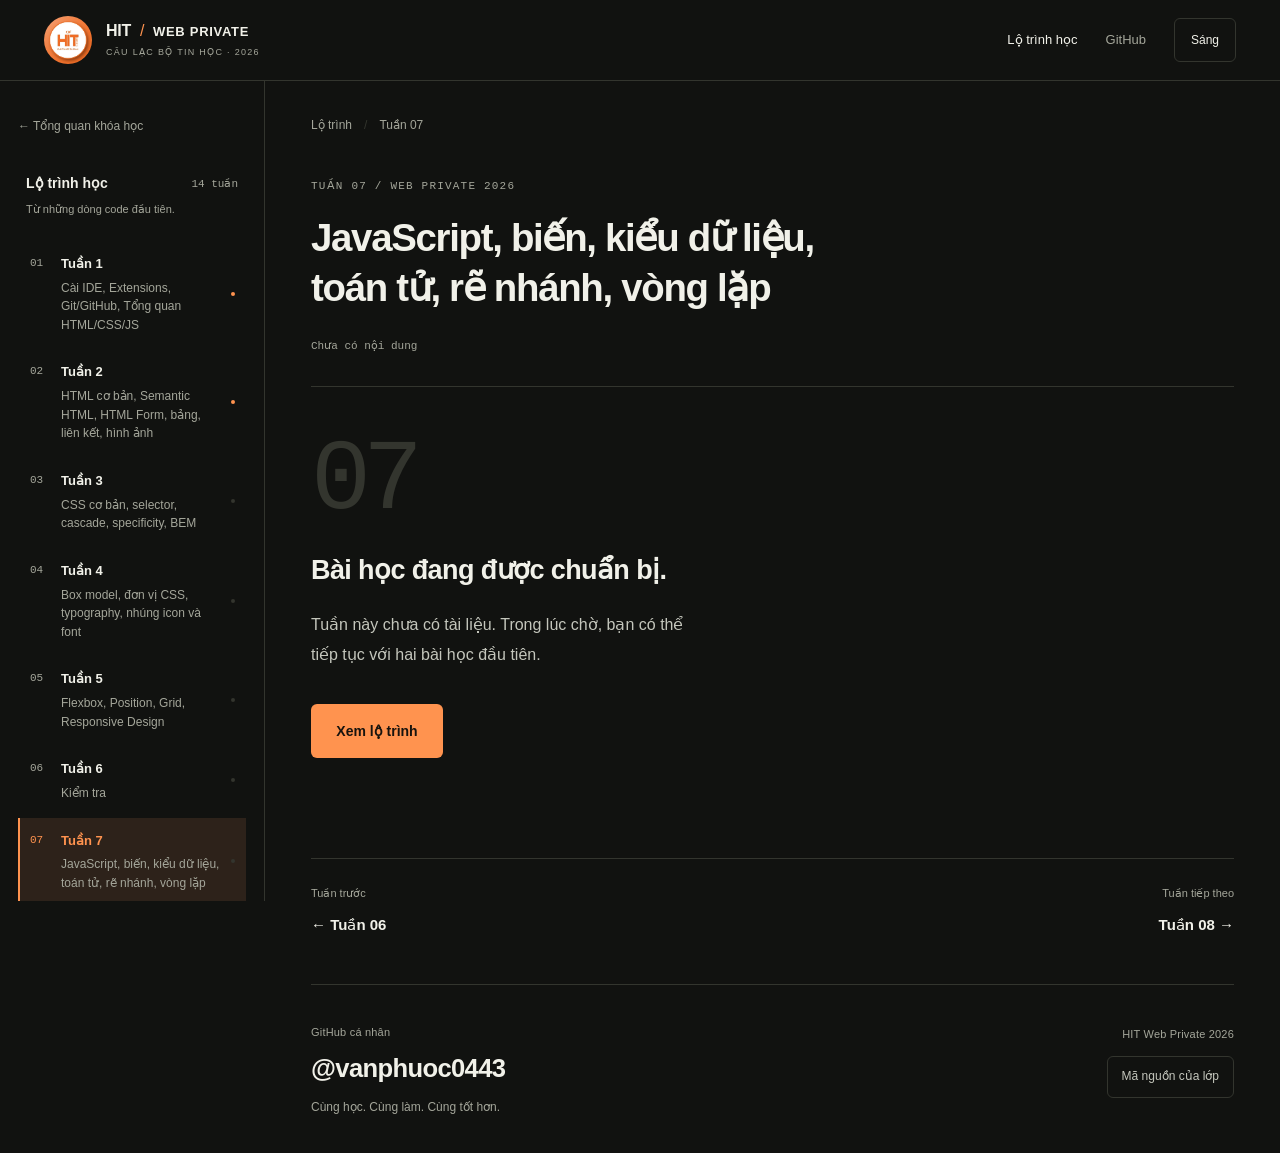
<file: Lesson7/README.html>
<!DOCTYPE html>
<html lang="vi"><head><meta charset="utf-8"><meta name="viewport" content="width=device-width, initial-scale=1"><meta name="description" content="Tài liệu lớp HIT Web Private 2026: lộ trình 14 tuần, lý thuyết và ví dụ thực hành."><title>Tuần 7: JavaScript, biến, kiểu dữ liệu, toán tử, rẽ nhánh, vòng lặp · HIT Web Private 2026</title><script>try{document.documentElement.dataset.theme=localStorage.getItem('hit-theme')==='light'?'light':'dark'}catch(e){}</script><link rel="stylesheet" href="../assets/site.css"><script src="../assets/site.js" defer></script></head>
<body class="lesson-page"><span class="page-start" aria-hidden="true"></span><a class="skip" href="#content">Đến nội dung chính</a><header class="header"><div class="header-inner"><a class="brand" href="../index.html"><img class="logo" src="../assets/logoCLB.jpg" alt="Logo CLB Tin học Đại học Công nghiệp Hà Nội" width="48" height="48"><span>HIT<span class="brand-divider">/</span><strong>WEB PRIVATE</strong><small>CÂU LẠC BỘ TIN HỌC · 2026</small></span></a><nav class="header-actions" aria-label="Điều hướng chính"><a class="course-link" href="../index.html#curriculum">Lộ trình học</a><a class="repo" href="https://github.com/vanphuoc0443/HIT_WEB">GitHub</a><button id="theme" type="button" aria-label="Bật giao diện sáng">Sáng</button></nav></div><div class="reading-progress" aria-hidden="true"></div></header>
<details class="mobile-nav"><summary>Lộ trình học <span>Chọn tuần</span></summary><nav aria-label="Danh sách tuần trên điện thoại"><a class="week " href="../Lesson1/README.html" ><span class="week-number">01</span><span><b>Tuần 1</b><span>Cài IDE, Extensions, Git/GitHub, Tổng quan HTML/CSS/JS</span></span><span class="status ready" aria-label="Có lý thuyết"></span></a><a class="week " href="../Lesson2/README.html" ><span class="week-number">02</span><span><b>Tuần 2</b><span>HTML cơ bản, Semantic HTML, HTML Form, bảng, liên kết, hình ảnh</span></span><span class="status ready" aria-label="Có lý thuyết"></span></a><a class="week " href="../Lesson3/README.html" ><span class="week-number">03</span><span><b>Tuần 3</b><span>CSS cơ bản, selector, cascade, specificity, BEM</span></span><span class="status " aria-label="Chưa có nội dung"></span></a><a class="week " href="../Lesson4/README.html" ><span class="week-number">04</span><span><b>Tuần 4</b><span>Box model, đơn vị CSS, typography, nhúng icon và font</span></span><span class="status " aria-label="Chưa có nội dung"></span></a><a class="week " href="../Lesson5/README.html" ><span class="week-number">05</span><span><b>Tuần 5</b><span>Flexbox, Position, Grid, Responsive Design</span></span><span class="status " aria-label="Chưa có nội dung"></span></a><a class="week " href="../Lesson6/README.html" ><span class="week-number">06</span><span><b>Tuần 6</b><span>Kiểm tra</span></span><span class="status " aria-label="Chưa có nội dung"></span></a><a class="week active" href="../Lesson7/README.html" aria-current="page"><span class="week-number">07</span><span><b>Tuần 7</b><span>JavaScript, biến, kiểu dữ liệu, toán tử, rẽ nhánh, vòng lặp</span></span><span class="status " aria-label="Chưa có nội dung"></span></a><a class="week " href="../Lesson8/README.html" ><span class="week-number">08</span><span><b>Tuần 8</b><span>Function, phạm vi biến và hoisting cơ bản</span></span><span class="status " aria-label="Chưa có nội dung"></span></a><a class="week " href="../Lesson9/README.html" ><span class="week-number">09</span><span><b>Tuần 9</b><span>Array, Object, các phương thức xử lý dữ liệu</span></span><span class="status " aria-label="Chưa có nội dung"></span></a><a class="week " href="../Lesson10/README.html" ><span class="week-number">10</span><span><b>Tuần 10</b><span>Destructuring, Spread/Rest, DOM và Event</span></span><span class="status " aria-label="Chưa có nội dung"></span></a><a class="week " href="../Lesson11/README.html" ><span class="week-number">11</span><span><b>Tuần 11</b><span>Thực hành</span></span><span class="status " aria-label="Chưa có nội dung"></span></a><a class="week " href="../Lesson12/README.html" ><span class="week-number">12</span><span><b>Tuần 12</b><span>Callback, Promise, async/await, Fetch API</span></span><span class="status " aria-label="Chưa có nội dung"></span></a><a class="week " href="../Lesson13/README.html" ><span class="week-number">13</span><span><b>Tuần 13</b><span>Thực hành</span></span><span class="status " aria-label="Chưa có nội dung"></span></a><a class="week " href="../Lesson14/README.html" ><span class="week-number">14</span><span><b>Tuần 14</b><span>Ôn tập và giải đáp thắc mắc</span></span><span class="status " aria-label="Chưa có nội dung"></span></a></nav></details><div class="layout"><aside class="sidebar"><a class="course-home" href="../index.html">← Tổng quan khóa học</a><div class="sidebar-title"><h2>Lộ trình học</h2><span>14 tuần</span></div><p class="sidebar-note">Từ những dòng code đầu tiên.</p><nav aria-label="Danh sách tuần"><a class="week " href="../Lesson1/README.html" ><span class="week-number">01</span><span><b>Tuần 1</b><span>Cài IDE, Extensions, Git/GitHub, Tổng quan HTML/CSS/JS</span></span><span class="status ready" aria-label="Có lý thuyết"></span></a><a class="week " href="../Lesson2/README.html" ><span class="week-number">02</span><span><b>Tuần 2</b><span>HTML cơ bản, Semantic HTML, HTML Form, bảng, liên kết, hình ảnh</span></span><span class="status ready" aria-label="Có lý thuyết"></span></a><a class="week " href="../Lesson3/README.html" ><span class="week-number">03</span><span><b>Tuần 3</b><span>CSS cơ bản, selector, cascade, specificity, BEM</span></span><span class="status " aria-label="Chưa có nội dung"></span></a><a class="week " href="../Lesson4/README.html" ><span class="week-number">04</span><span><b>Tuần 4</b><span>Box model, đơn vị CSS, typography, nhúng icon và font</span></span><span class="status " aria-label="Chưa có nội dung"></span></a><a class="week " href="../Lesson5/README.html" ><span class="week-number">05</span><span><b>Tuần 5</b><span>Flexbox, Position, Grid, Responsive Design</span></span><span class="status " aria-label="Chưa có nội dung"></span></a><a class="week " href="../Lesson6/README.html" ><span class="week-number">06</span><span><b>Tuần 6</b><span>Kiểm tra</span></span><span class="status " aria-label="Chưa có nội dung"></span></a><a class="week active" href="../Lesson7/README.html" aria-current="page"><span class="week-number">07</span><span><b>Tuần 7</b><span>JavaScript, biến, kiểu dữ liệu, toán tử, rẽ nhánh, vòng lặp</span></span><span class="status " aria-label="Chưa có nội dung"></span></a><a class="week " href="../Lesson8/README.html" ><span class="week-number">08</span><span><b>Tuần 8</b><span>Function, phạm vi biến và hoisting cơ bản</span></span><span class="status " aria-label="Chưa có nội dung"></span></a><a class="week " href="../Lesson9/README.html" ><span class="week-number">09</span><span><b>Tuần 9</b><span>Array, Object, các phương thức xử lý dữ liệu</span></span><span class="status " aria-label="Chưa có nội dung"></span></a><a class="week " href="../Lesson10/README.html" ><span class="week-number">10</span><span><b>Tuần 10</b><span>Destructuring, Spread/Rest, DOM và Event</span></span><span class="status " aria-label="Chưa có nội dung"></span></a><a class="week " href="../Lesson11/README.html" ><span class="week-number">11</span><span><b>Tuần 11</b><span>Thực hành</span></span><span class="status " aria-label="Chưa có nội dung"></span></a><a class="week " href="../Lesson12/README.html" ><span class="week-number">12</span><span><b>Tuần 12</b><span>Callback, Promise, async/await, Fetch API</span></span><span class="status " aria-label="Chưa có nội dung"></span></a><a class="week " href="../Lesson13/README.html" ><span class="week-number">13</span><span><b>Tuần 13</b><span>Thực hành</span></span><span class="status " aria-label="Chưa có nội dung"></span></a><a class="week " href="../Lesson14/README.html" ><span class="week-number">14</span><span><b>Tuần 14</b><span>Ôn tập và giải đáp thắc mắc</span></span><span class="status " aria-label="Chưa có nội dung"></span></a></nav><div class="sidebar-footer">02 / 14 tuần có tài liệu</div></aside><main id="content" tabindex="-1"><div class="breadcrumb"><a href="../index.html">Lộ trình</a><span>/</span> Tuần 07</div><header class="lesson-header"><span class="eyebrow">TUẦN 07 / WEB PRIVATE 2026</span><h1>JavaScript, biến, kiểu dữ liệu, toán tử, rẽ nhánh, vòng lặp</h1><div class="lesson-meta"><span>Chưa có nội dung</span></div></header><article class="prose"><div class="empty"><span class="empty-number" aria-hidden="true">07</span><h2>Bài học đang được chuẩn bị.</h2><p>Tuần này chưa có tài liệu. Trong lúc chờ, bạn có thể tiếp tục với hai bài học đầu tiên.</p><a class="primary" href="../index.html#curriculum">Xem lộ trình</a></div></article><nav class="lesson-pagination" aria-label="Chuyển tuần"><a href="../Lesson6/README.html"><span>Tuần trước</span><b>← Tuần 06</b></a><a href="../Lesson8/README.html"><span>Tuần tiếp theo</span><b>Tuần 08 →</b></a></nav><footer class="footer"><div class="footer-identity"><span class="footer-label">GitHub cá nhân</span><a class="footer-profile" href="https://github.com/vanphuoc0443">@vanphuoc0443</a><p>Cùng học. Cùng làm. Cùng tốt hơn.</p></div><div class="footer-project"><span class="footer-label">HIT Web Private 2026</span><a class="footer-source" href="https://github.com/vanphuoc0443/HIT_WEB">Mã nguồn của lớp</a></div></footer></main></div><button id="top" type="button" aria-label="Về đầu trang" hidden>Đầu trang</button></body></html>
</file>
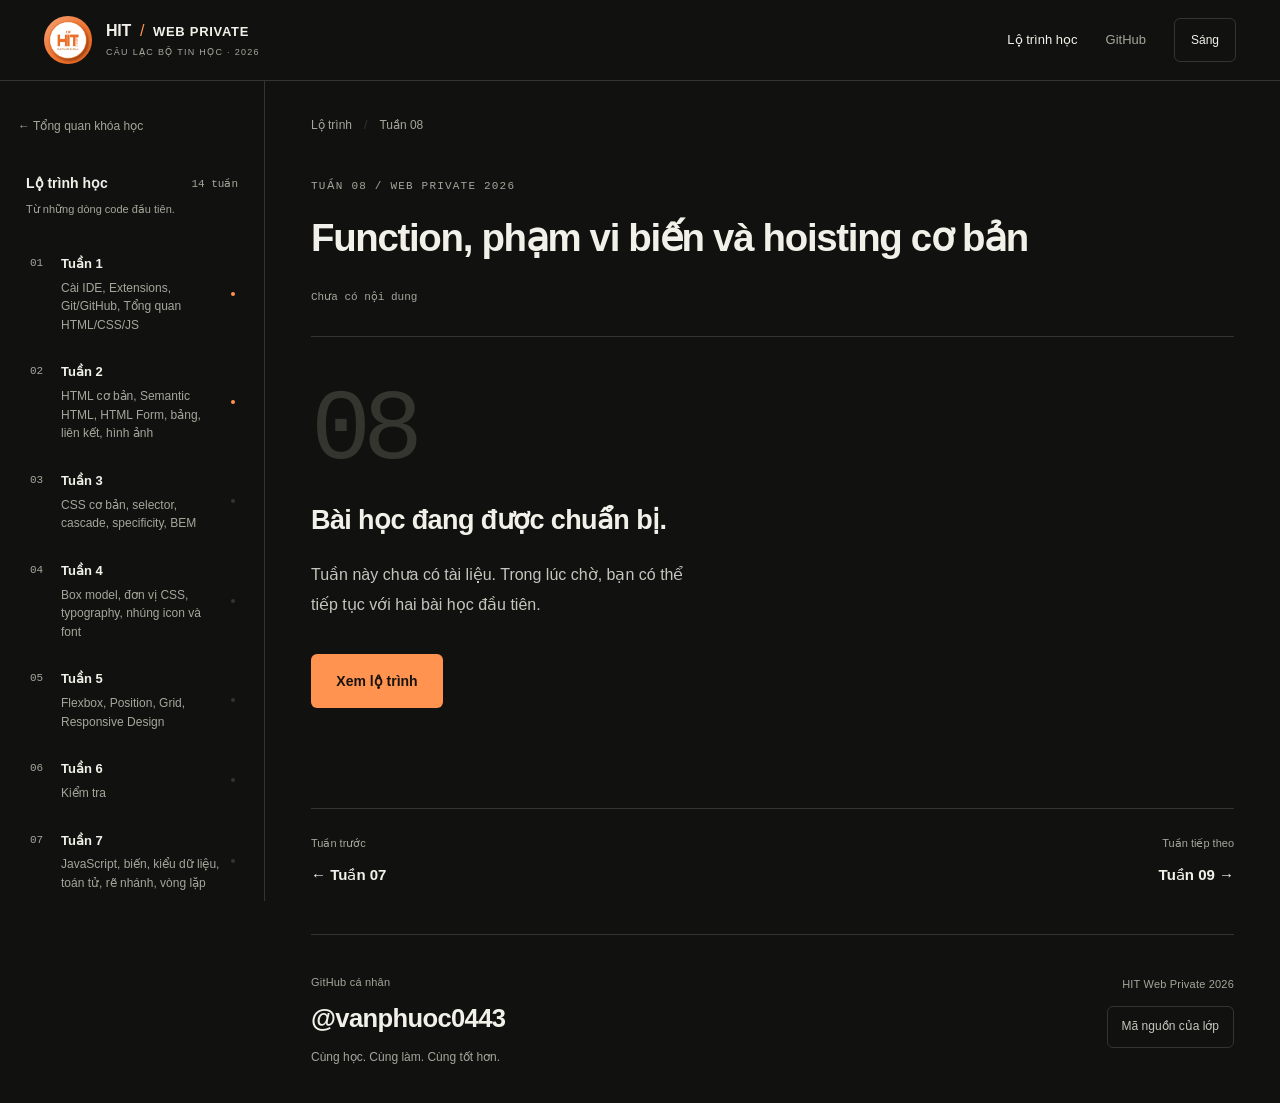
<file: Lesson8/README.html>
<!DOCTYPE html>
<html lang="vi"><head><meta charset="utf-8"><meta name="viewport" content="width=device-width, initial-scale=1"><meta name="description" content="Tài liệu lớp HIT Web Private 2026: lộ trình 14 tuần, lý thuyết và ví dụ thực hành."><title>Tuần 8: Function, phạm vi biến và hoisting cơ bản · HIT Web Private 2026</title><script>try{document.documentElement.dataset.theme=localStorage.getItem('hit-theme')==='light'?'light':'dark'}catch(e){}</script><link rel="stylesheet" href="../assets/site.css"><script src="../assets/site.js" defer></script></head>
<body class="lesson-page"><span class="page-start" aria-hidden="true"></span><a class="skip" href="#content">Đến nội dung chính</a><header class="header"><div class="header-inner"><a class="brand" href="../index.html"><img class="logo" src="../assets/logoCLB.jpg" alt="Logo CLB Tin học Đại học Công nghiệp Hà Nội" width="48" height="48"><span>HIT<span class="brand-divider">/</span><strong>WEB PRIVATE</strong><small>CÂU LẠC BỘ TIN HỌC · 2026</small></span></a><nav class="header-actions" aria-label="Điều hướng chính"><a class="course-link" href="../index.html#curriculum">Lộ trình học</a><a class="repo" href="https://github.com/vanphuoc0443/HIT_WEB">GitHub</a><button id="theme" type="button" aria-label="Bật giao diện sáng">Sáng</button></nav></div><div class="reading-progress" aria-hidden="true"></div></header>
<details class="mobile-nav"><summary>Lộ trình học <span>Chọn tuần</span></summary><nav aria-label="Danh sách tuần trên điện thoại"><a class="week " href="../Lesson1/README.html" ><span class="week-number">01</span><span><b>Tuần 1</b><span>Cài IDE, Extensions, Git/GitHub, Tổng quan HTML/CSS/JS</span></span><span class="status ready" aria-label="Có lý thuyết"></span></a><a class="week " href="../Lesson2/README.html" ><span class="week-number">02</span><span><b>Tuần 2</b><span>HTML cơ bản, Semantic HTML, HTML Form, bảng, liên kết, hình ảnh</span></span><span class="status ready" aria-label="Có lý thuyết"></span></a><a class="week " href="../Lesson3/README.html" ><span class="week-number">03</span><span><b>Tuần 3</b><span>CSS cơ bản, selector, cascade, specificity, BEM</span></span><span class="status " aria-label="Chưa có nội dung"></span></a><a class="week " href="../Lesson4/README.html" ><span class="week-number">04</span><span><b>Tuần 4</b><span>Box model, đơn vị CSS, typography, nhúng icon và font</span></span><span class="status " aria-label="Chưa có nội dung"></span></a><a class="week " href="../Lesson5/README.html" ><span class="week-number">05</span><span><b>Tuần 5</b><span>Flexbox, Position, Grid, Responsive Design</span></span><span class="status " aria-label="Chưa có nội dung"></span></a><a class="week " href="../Lesson6/README.html" ><span class="week-number">06</span><span><b>Tuần 6</b><span>Kiểm tra</span></span><span class="status " aria-label="Chưa có nội dung"></span></a><a class="week " href="../Lesson7/README.html" ><span class="week-number">07</span><span><b>Tuần 7</b><span>JavaScript, biến, kiểu dữ liệu, toán tử, rẽ nhánh, vòng lặp</span></span><span class="status " aria-label="Chưa có nội dung"></span></a><a class="week active" href="../Lesson8/README.html" aria-current="page"><span class="week-number">08</span><span><b>Tuần 8</b><span>Function, phạm vi biến và hoisting cơ bản</span></span><span class="status " aria-label="Chưa có nội dung"></span></a><a class="week " href="../Lesson9/README.html" ><span class="week-number">09</span><span><b>Tuần 9</b><span>Array, Object, các phương thức xử lý dữ liệu</span></span><span class="status " aria-label="Chưa có nội dung"></span></a><a class="week " href="../Lesson10/README.html" ><span class="week-number">10</span><span><b>Tuần 10</b><span>Destructuring, Spread/Rest, DOM và Event</span></span><span class="status " aria-label="Chưa có nội dung"></span></a><a class="week " href="../Lesson11/README.html" ><span class="week-number">11</span><span><b>Tuần 11</b><span>Thực hành</span></span><span class="status " aria-label="Chưa có nội dung"></span></a><a class="week " href="../Lesson12/README.html" ><span class="week-number">12</span><span><b>Tuần 12</b><span>Callback, Promise, async/await, Fetch API</span></span><span class="status " aria-label="Chưa có nội dung"></span></a><a class="week " href="../Lesson13/README.html" ><span class="week-number">13</span><span><b>Tuần 13</b><span>Thực hành</span></span><span class="status " aria-label="Chưa có nội dung"></span></a><a class="week " href="../Lesson14/README.html" ><span class="week-number">14</span><span><b>Tuần 14</b><span>Ôn tập và giải đáp thắc mắc</span></span><span class="status " aria-label="Chưa có nội dung"></span></a></nav></details><div class="layout"><aside class="sidebar"><a class="course-home" href="../index.html">← Tổng quan khóa học</a><div class="sidebar-title"><h2>Lộ trình học</h2><span>14 tuần</span></div><p class="sidebar-note">Từ những dòng code đầu tiên.</p><nav aria-label="Danh sách tuần"><a class="week " href="../Lesson1/README.html" ><span class="week-number">01</span><span><b>Tuần 1</b><span>Cài IDE, Extensions, Git/GitHub, Tổng quan HTML/CSS/JS</span></span><span class="status ready" aria-label="Có lý thuyết"></span></a><a class="week " href="../Lesson2/README.html" ><span class="week-number">02</span><span><b>Tuần 2</b><span>HTML cơ bản, Semantic HTML, HTML Form, bảng, liên kết, hình ảnh</span></span><span class="status ready" aria-label="Có lý thuyết"></span></a><a class="week " href="../Lesson3/README.html" ><span class="week-number">03</span><span><b>Tuần 3</b><span>CSS cơ bản, selector, cascade, specificity, BEM</span></span><span class="status " aria-label="Chưa có nội dung"></span></a><a class="week " href="../Lesson4/README.html" ><span class="week-number">04</span><span><b>Tuần 4</b><span>Box model, đơn vị CSS, typography, nhúng icon và font</span></span><span class="status " aria-label="Chưa có nội dung"></span></a><a class="week " href="../Lesson5/README.html" ><span class="week-number">05</span><span><b>Tuần 5</b><span>Flexbox, Position, Grid, Responsive Design</span></span><span class="status " aria-label="Chưa có nội dung"></span></a><a class="week " href="../Lesson6/README.html" ><span class="week-number">06</span><span><b>Tuần 6</b><span>Kiểm tra</span></span><span class="status " aria-label="Chưa có nội dung"></span></a><a class="week " href="../Lesson7/README.html" ><span class="week-number">07</span><span><b>Tuần 7</b><span>JavaScript, biến, kiểu dữ liệu, toán tử, rẽ nhánh, vòng lặp</span></span><span class="status " aria-label="Chưa có nội dung"></span></a><a class="week active" href="../Lesson8/README.html" aria-current="page"><span class="week-number">08</span><span><b>Tuần 8</b><span>Function, phạm vi biến và hoisting cơ bản</span></span><span class="status " aria-label="Chưa có nội dung"></span></a><a class="week " href="../Lesson9/README.html" ><span class="week-number">09</span><span><b>Tuần 9</b><span>Array, Object, các phương thức xử lý dữ liệu</span></span><span class="status " aria-label="Chưa có nội dung"></span></a><a class="week " href="../Lesson10/README.html" ><span class="week-number">10</span><span><b>Tuần 10</b><span>Destructuring, Spread/Rest, DOM và Event</span></span><span class="status " aria-label="Chưa có nội dung"></span></a><a class="week " href="../Lesson11/README.html" ><span class="week-number">11</span><span><b>Tuần 11</b><span>Thực hành</span></span><span class="status " aria-label="Chưa có nội dung"></span></a><a class="week " href="../Lesson12/README.html" ><span class="week-number">12</span><span><b>Tuần 12</b><span>Callback, Promise, async/await, Fetch API</span></span><span class="status " aria-label="Chưa có nội dung"></span></a><a class="week " href="../Lesson13/README.html" ><span class="week-number">13</span><span><b>Tuần 13</b><span>Thực hành</span></span><span class="status " aria-label="Chưa có nội dung"></span></a><a class="week " href="../Lesson14/README.html" ><span class="week-number">14</span><span><b>Tuần 14</b><span>Ôn tập và giải đáp thắc mắc</span></span><span class="status " aria-label="Chưa có nội dung"></span></a></nav><div class="sidebar-footer">02 / 14 tuần có tài liệu</div></aside><main id="content" tabindex="-1"><div class="breadcrumb"><a href="../index.html">Lộ trình</a><span>/</span> Tuần 08</div><header class="lesson-header"><span class="eyebrow">TUẦN 08 / WEB PRIVATE 2026</span><h1>Function, phạm vi biến và hoisting cơ bản</h1><div class="lesson-meta"><span>Chưa có nội dung</span></div></header><article class="prose"><div class="empty"><span class="empty-number" aria-hidden="true">08</span><h2>Bài học đang được chuẩn bị.</h2><p>Tuần này chưa có tài liệu. Trong lúc chờ, bạn có thể tiếp tục với hai bài học đầu tiên.</p><a class="primary" href="../index.html#curriculum">Xem lộ trình</a></div></article><nav class="lesson-pagination" aria-label="Chuyển tuần"><a href="../Lesson7/README.html"><span>Tuần trước</span><b>← Tuần 07</b></a><a href="../Lesson9/README.html"><span>Tuần tiếp theo</span><b>Tuần 09 →</b></a></nav><footer class="footer"><div class="footer-identity"><span class="footer-label">GitHub cá nhân</span><a class="footer-profile" href="https://github.com/vanphuoc0443">@vanphuoc0443</a><p>Cùng học. Cùng làm. Cùng tốt hơn.</p></div><div class="footer-project"><span class="footer-label">HIT Web Private 2026</span><a class="footer-source" href="https://github.com/vanphuoc0443/HIT_WEB">Mã nguồn của lớp</a></div></footer></main></div><button id="top" type="button" aria-label="Về đầu trang" hidden>Đầu trang</button></body></html>
</file>
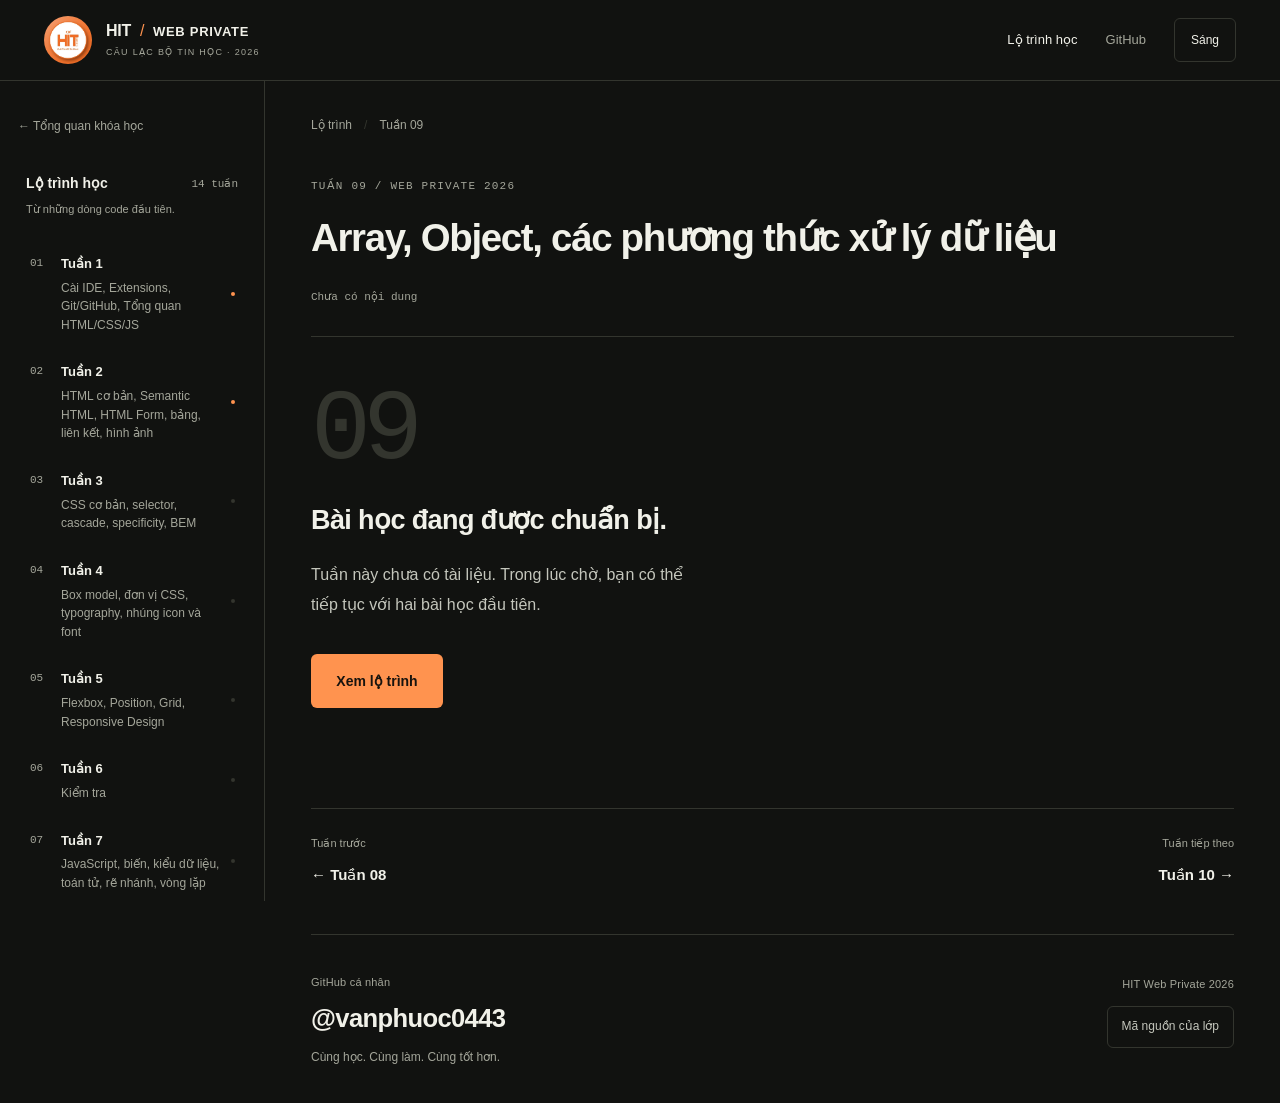
<file: Lesson9/README.html>
<!DOCTYPE html>
<html lang="vi"><head><meta charset="utf-8"><meta name="viewport" content="width=device-width, initial-scale=1"><meta name="description" content="Tài liệu lớp HIT Web Private 2026: lộ trình 14 tuần, lý thuyết và ví dụ thực hành."><title>Tuần 9: Array, Object, các phương thức xử lý dữ liệu · HIT Web Private 2026</title><script>try{document.documentElement.dataset.theme=localStorage.getItem('hit-theme')==='light'?'light':'dark'}catch(e){}</script><link rel="stylesheet" href="../assets/site.css"><script src="../assets/site.js" defer></script></head>
<body class="lesson-page"><span class="page-start" aria-hidden="true"></span><a class="skip" href="#content">Đến nội dung chính</a><header class="header"><div class="header-inner"><a class="brand" href="../index.html"><img class="logo" src="../assets/logoCLB.jpg" alt="Logo CLB Tin học Đại học Công nghiệp Hà Nội" width="48" height="48"><span>HIT<span class="brand-divider">/</span><strong>WEB PRIVATE</strong><small>CÂU LẠC BỘ TIN HỌC · 2026</small></span></a><nav class="header-actions" aria-label="Điều hướng chính"><a class="course-link" href="../index.html#curriculum">Lộ trình học</a><a class="repo" href="https://github.com/vanphuoc0443/HIT_WEB">GitHub</a><button id="theme" type="button" aria-label="Bật giao diện sáng">Sáng</button></nav></div><div class="reading-progress" aria-hidden="true"></div></header>
<details class="mobile-nav"><summary>Lộ trình học <span>Chọn tuần</span></summary><nav aria-label="Danh sách tuần trên điện thoại"><a class="week " href="../Lesson1/README.html" ><span class="week-number">01</span><span><b>Tuần 1</b><span>Cài IDE, Extensions, Git/GitHub, Tổng quan HTML/CSS/JS</span></span><span class="status ready" aria-label="Có lý thuyết"></span></a><a class="week " href="../Lesson2/README.html" ><span class="week-number">02</span><span><b>Tuần 2</b><span>HTML cơ bản, Semantic HTML, HTML Form, bảng, liên kết, hình ảnh</span></span><span class="status ready" aria-label="Có lý thuyết"></span></a><a class="week " href="../Lesson3/README.html" ><span class="week-number">03</span><span><b>Tuần 3</b><span>CSS cơ bản, selector, cascade, specificity, BEM</span></span><span class="status " aria-label="Chưa có nội dung"></span></a><a class="week " href="../Lesson4/README.html" ><span class="week-number">04</span><span><b>Tuần 4</b><span>Box model, đơn vị CSS, typography, nhúng icon và font</span></span><span class="status " aria-label="Chưa có nội dung"></span></a><a class="week " href="../Lesson5/README.html" ><span class="week-number">05</span><span><b>Tuần 5</b><span>Flexbox, Position, Grid, Responsive Design</span></span><span class="status " aria-label="Chưa có nội dung"></span></a><a class="week " href="../Lesson6/README.html" ><span class="week-number">06</span><span><b>Tuần 6</b><span>Kiểm tra</span></span><span class="status " aria-label="Chưa có nội dung"></span></a><a class="week " href="../Lesson7/README.html" ><span class="week-number">07</span><span><b>Tuần 7</b><span>JavaScript, biến, kiểu dữ liệu, toán tử, rẽ nhánh, vòng lặp</span></span><span class="status " aria-label="Chưa có nội dung"></span></a><a class="week " href="../Lesson8/README.html" ><span class="week-number">08</span><span><b>Tuần 8</b><span>Function, phạm vi biến và hoisting cơ bản</span></span><span class="status " aria-label="Chưa có nội dung"></span></a><a class="week active" href="../Lesson9/README.html" aria-current="page"><span class="week-number">09</span><span><b>Tuần 9</b><span>Array, Object, các phương thức xử lý dữ liệu</span></span><span class="status " aria-label="Chưa có nội dung"></span></a><a class="week " href="../Lesson10/README.html" ><span class="week-number">10</span><span><b>Tuần 10</b><span>Destructuring, Spread/Rest, DOM và Event</span></span><span class="status " aria-label="Chưa có nội dung"></span></a><a class="week " href="../Lesson11/README.html" ><span class="week-number">11</span><span><b>Tuần 11</b><span>Thực hành</span></span><span class="status " aria-label="Chưa có nội dung"></span></a><a class="week " href="../Lesson12/README.html" ><span class="week-number">12</span><span><b>Tuần 12</b><span>Callback, Promise, async/await, Fetch API</span></span><span class="status " aria-label="Chưa có nội dung"></span></a><a class="week " href="../Lesson13/README.html" ><span class="week-number">13</span><span><b>Tuần 13</b><span>Thực hành</span></span><span class="status " aria-label="Chưa có nội dung"></span></a><a class="week " href="../Lesson14/README.html" ><span class="week-number">14</span><span><b>Tuần 14</b><span>Ôn tập và giải đáp thắc mắc</span></span><span class="status " aria-label="Chưa có nội dung"></span></a></nav></details><div class="layout"><aside class="sidebar"><a class="course-home" href="../index.html">← Tổng quan khóa học</a><div class="sidebar-title"><h2>Lộ trình học</h2><span>14 tuần</span></div><p class="sidebar-note">Từ những dòng code đầu tiên.</p><nav aria-label="Danh sách tuần"><a class="week " href="../Lesson1/README.html" ><span class="week-number">01</span><span><b>Tuần 1</b><span>Cài IDE, Extensions, Git/GitHub, Tổng quan HTML/CSS/JS</span></span><span class="status ready" aria-label="Có lý thuyết"></span></a><a class="week " href="../Lesson2/README.html" ><span class="week-number">02</span><span><b>Tuần 2</b><span>HTML cơ bản, Semantic HTML, HTML Form, bảng, liên kết, hình ảnh</span></span><span class="status ready" aria-label="Có lý thuyết"></span></a><a class="week " href="../Lesson3/README.html" ><span class="week-number">03</span><span><b>Tuần 3</b><span>CSS cơ bản, selector, cascade, specificity, BEM</span></span><span class="status " aria-label="Chưa có nội dung"></span></a><a class="week " href="../Lesson4/README.html" ><span class="week-number">04</span><span><b>Tuần 4</b><span>Box model, đơn vị CSS, typography, nhúng icon và font</span></span><span class="status " aria-label="Chưa có nội dung"></span></a><a class="week " href="../Lesson5/README.html" ><span class="week-number">05</span><span><b>Tuần 5</b><span>Flexbox, Position, Grid, Responsive Design</span></span><span class="status " aria-label="Chưa có nội dung"></span></a><a class="week " href="../Lesson6/README.html" ><span class="week-number">06</span><span><b>Tuần 6</b><span>Kiểm tra</span></span><span class="status " aria-label="Chưa có nội dung"></span></a><a class="week " href="../Lesson7/README.html" ><span class="week-number">07</span><span><b>Tuần 7</b><span>JavaScript, biến, kiểu dữ liệu, toán tử, rẽ nhánh, vòng lặp</span></span><span class="status " aria-label="Chưa có nội dung"></span></a><a class="week " href="../Lesson8/README.html" ><span class="week-number">08</span><span><b>Tuần 8</b><span>Function, phạm vi biến và hoisting cơ bản</span></span><span class="status " aria-label="Chưa có nội dung"></span></a><a class="week active" href="../Lesson9/README.html" aria-current="page"><span class="week-number">09</span><span><b>Tuần 9</b><span>Array, Object, các phương thức xử lý dữ liệu</span></span><span class="status " aria-label="Chưa có nội dung"></span></a><a class="week " href="../Lesson10/README.html" ><span class="week-number">10</span><span><b>Tuần 10</b><span>Destructuring, Spread/Rest, DOM và Event</span></span><span class="status " aria-label="Chưa có nội dung"></span></a><a class="week " href="../Lesson11/README.html" ><span class="week-number">11</span><span><b>Tuần 11</b><span>Thực hành</span></span><span class="status " aria-label="Chưa có nội dung"></span></a><a class="week " href="../Lesson12/README.html" ><span class="week-number">12</span><span><b>Tuần 12</b><span>Callback, Promise, async/await, Fetch API</span></span><span class="status " aria-label="Chưa có nội dung"></span></a><a class="week " href="../Lesson13/README.html" ><span class="week-number">13</span><span><b>Tuần 13</b><span>Thực hành</span></span><span class="status " aria-label="Chưa có nội dung"></span></a><a class="week " href="../Lesson14/README.html" ><span class="week-number">14</span><span><b>Tuần 14</b><span>Ôn tập và giải đáp thắc mắc</span></span><span class="status " aria-label="Chưa có nội dung"></span></a></nav><div class="sidebar-footer">02 / 14 tuần có tài liệu</div></aside><main id="content" tabindex="-1"><div class="breadcrumb"><a href="../index.html">Lộ trình</a><span>/</span> Tuần 09</div><header class="lesson-header"><span class="eyebrow">TUẦN 09 / WEB PRIVATE 2026</span><h1>Array, Object, các phương thức xử lý dữ liệu</h1><div class="lesson-meta"><span>Chưa có nội dung</span></div></header><article class="prose"><div class="empty"><span class="empty-number" aria-hidden="true">09</span><h2>Bài học đang được chuẩn bị.</h2><p>Tuần này chưa có tài liệu. Trong lúc chờ, bạn có thể tiếp tục với hai bài học đầu tiên.</p><a class="primary" href="../index.html#curriculum">Xem lộ trình</a></div></article><nav class="lesson-pagination" aria-label="Chuyển tuần"><a href="../Lesson8/README.html"><span>Tuần trước</span><b>← Tuần 08</b></a><a href="../Lesson10/README.html"><span>Tuần tiếp theo</span><b>Tuần 10 →</b></a></nav><footer class="footer"><div class="footer-identity"><span class="footer-label">GitHub cá nhân</span><a class="footer-profile" href="https://github.com/vanphuoc0443">@vanphuoc0443</a><p>Cùng học. Cùng làm. Cùng tốt hơn.</p></div><div class="footer-project"><span class="footer-label">HIT Web Private 2026</span><a class="footer-source" href="https://github.com/vanphuoc0443/HIT_WEB">Mã nguồn của lớp</a></div></footer></main></div><button id="top" type="button" aria-label="Về đầu trang" hidden>Đầu trang</button></body></html>
</file>
<file: assets/site.css>
/* HIT Web Lab. Native CSS; system fonts support Vietnamese without network requests.
   Geometry: 4px controls, 10px playground/code, circular official club mark. */
:root {
  color-scheme:dark; --bg:#111210; --surface:#191a17; --surface2:#22231f;
  --text:#f1f1e9; --muted:#a4a69a; --copy:#c4c6bc; --line:#33352e;
  --accent:#ff934f; --on-accent:#17130e; --tint:#2d221a; --header:#111210;
  --font:'Segoe UI Variable Display','Segoe UI',Arial,sans-serif;
  --mono:Consolas,'Courier New',monospace;
}
:root[data-theme=light] {
  color-scheme:light; --bg:#f7f7f2; --surface:#ededE6; --surface2:#e4e5dc;
  --text:#20231c; --muted:#626759; --copy:#494e42; --line:#d3d6c8;
  --accent:#a63e0b; --on-accent:#fff; --tint:#f1e2d5; --header:#f7f7f2;
}
* { box-sizing:border-box; }
html { scroll-behavior:smooth; scroll-padding-top:104px; }
body { margin:0; font:16px/1.75 var(--font); background:var(--bg); color:var(--text); }
::selection { background:var(--accent);color:var(--on-accent); }
a { color:inherit;text-decoration:none; }
button,input { font:inherit; }
button { cursor:pointer; }
a,button,input,summary { -webkit-tap-highlight-color:transparent; }
a:focus-visible,button:focus-visible,input:focus-visible,summary:focus-visible { outline:2px solid var(--accent);outline-offset:5px; }
button { background:none;color:var(--text);border:0; }
[hidden] { display:none!important; }
.sr-only { position:absolute;width:1px;height:1px;padding:0;overflow:hidden;clip-path:inset(50%);white-space:nowrap; }
.page-start { position:absolute;top:0;left:0;width:1px;height:1px; }
.skip { position:fixed;top:-90px;left:20px;padding:12px 20px;background:var(--accent);color:var(--on-accent);z-index:50; }
.skip:focus { top:10px; }
.header { position:sticky;top:0;z-index:20;background:var(--header);border-bottom:1px solid var(--line); }
.header-inner { max-width:1440px;margin:auto;padding:0 44px;height:80px;display:flex;align-items:center;justify-content:space-between;gap:20px; }
.brand { display:flex;align-items:center;gap:14px;line-height:1.3; }
.logo { display:block;width:48px;height:48px;object-fit:contain;border-radius:50%; }
.brand>span { font-size:16px;font-weight:800;letter-spacing:-.3px; }
.brand-divider { margin:0 9px;color:var(--accent);font-weight:400; }
.brand strong { font-size:13px;font-weight:600;letter-spacing:.7px; }
.brand small { display:block;color:var(--muted);font-size:9px;letter-spacing:1.3px;margin-top:5px;font-weight:500; }
.header-actions { display:flex;align-items:center;gap:28px;font-size:13px; }
.header-actions a { padding-block:12px;transition:color .2s; }
.header-actions a:hover { color:var(--accent); }
.header-actions .repo { color:var(--muted); }
#theme { min-width:54px;min-height:44px;border:1px solid var(--line);border-radius:4px;font:12px var(--mono);transition:background .2s,border-color .2s; }
#theme:hover { border-color:var(--accent);background:var(--tint); }
.reading-progress { position:absolute;left:0;bottom:-1px;height:2px;width:100%;background:var(--accent);transform:scaleX(0);transform-origin:left; }
@supports (animation-timeline:scroll()) {
  .lesson-page .reading-progress { animation:reading linear both;animation-timeline:scroll(root block); }
}
@keyframes reading { to { transform:scaleX(1); } }
.layout { max-width:1500px;margin:auto;display:grid;grid-template-columns:265px minmax(0,1fr); }
.layout:has(>.toc) { grid-template-columns:265px minmax(0,1fr) 210px; }
main { min-width:0;padding:34px 46px 0; }
main:focus { outline:none; }
.home-page .layout { display:block;max-width:1272px; }
.home-page .sidebar { display:none; }
.home-page main { padding:0 44px; }
.sidebar { height:calc(100dvh - 80px);position:sticky;top:80px;border-right:1px solid var(--line);padding:30px 18px;overflow-y:auto;scrollbar-width:thin;scrollbar-color:var(--line) transparent; }
.course-home { color:var(--muted);font-size:12px; }
.course-home:hover { color:var(--accent); }
.sidebar-title { display:flex;align-items:center;justify-content:space-between;margin:32px 8px 0; }
.sidebar-title h2 { font-size:14px;margin:0;font-weight:650; }
.sidebar-title>span { color:var(--muted);font:11px var(--mono); }
.sidebar-note { margin:4px 8px 22px;font-size:11px;color:var(--muted); }
.week { display:grid;grid-template-columns:22px minmax(0,1fr) 5px;align-items:center;gap:9px;padding:12px 10px;margin:3px 0;border-left:2px solid transparent;transition:background .2s; }
.week:hover { background:var(--surface); }
.week.active { background:var(--tint);border-left-color:var(--accent); }
.week-number { align-self:start;font:11px/1.9 var(--mono);color:var(--muted); }
.week b { display:block;font-size:12px;font-weight:650; }
.week>span>span { display:block;font-size:11px;line-height:1.55;color:var(--muted);margin-top:3px; }
.week.active b,.week.active .week-number { color:var(--accent); }
.status { width:4px;height:4px;border-radius:50%;background:var(--line); }
.status.ready { background:var(--accent); }
.sidebar-footer { border-top:1px solid var(--line);margin-top:28px;padding:16px 10px;color:var(--muted);font:10px var(--mono); }
.mobile-nav,.mobile-toc { display:none; }
/* Homepage: editorial scale and a working layout experiment, not decorative cards. */
.hero { display:grid;grid-template-columns:1.1fr 1fr;align-items:center;gap:72px;padding:75px 0 70px;min-height:650px; }
.eyebrow { display:block;color:var(--muted);font:11px/1.6 var(--mono);letter-spacing:1.2px; }
.hero-copy h1 { margin:28px 0 24px;font-size:clamp(48px,5.2vw,72px);font-weight:650;line-height:1.12;letter-spacing:-3.8px; }
.hero-copy h1 em { font-style:normal;color:var(--accent); }
.hero-copy p { color:var(--copy);font-size:17px;line-height:1.8;max-width:35ch;margin:0 0 29px; }
.primary,.prose a.primary { display:inline-flex;align-items:center;justify-content:space-between;gap:36px;min-height:52px;padding:13px 23px;background:var(--accent);color:var(--on-accent);font-size:14px;font-weight:700;border:1px solid transparent;border-radius:4px;text-decoration:none;transition:background .2s,transform .2s; }
.primary>span { font-size:21px;font-weight:400;transition:transform .25s; }
.primary:hover>span { transform:translate(3px,-3px); }
.primary:hover { background:color-mix(in srgb,var(--accent) 88%,var(--text)); }
.primary:active { transform:translateY(2px); }
.lab { border:1px solid var(--line);border-radius:10px;background:var(--surface);overflow:hidden;box-shadow:18px 22px 0 -1px var(--bg),18px 22px 0 0 var(--line); }
.lab-head { display:flex;justify-content:space-between;gap:12px;padding:17px 22px;font:10px/1.5 var(--mono);color:var(--muted);border-bottom:1px solid var(--line); }
.live-label { color:var(--accent); }
.lab-stage { min-height:255px;display:flex;align-items:center;justify-content:center;gap:var(--demo-gap);padding:25px;background-image:radial-gradient(var(--line) .75px,transparent .75px);background-size:16px 16px; }
.lab-stage[data-direction=column] { flex-direction:column; }
.demo-block { width:64px;height:64px;display:grid;place-items:center;font-size:31px;font-weight:650;line-height:1;color:var(--on-accent);background:var(--accent);border-radius:4px;flex-shrink:0; }
.demo-block:nth-child(2) { background:transparent;color:var(--accent);border:1px solid var(--accent); }
.demo-block:nth-child(3) { background:var(--text);color:var(--bg); }
.lab-controls { border-top:1px solid var(--line);padding:17px 22px 0; }
.control-line { display:flex;justify-content:space-between;align-items:center;gap:16px;color:var(--muted);font:11px/1.8 var(--mono);margin-bottom:14px; }
.segmented { display:flex;border:1px solid var(--line);border-radius:4px;overflow:hidden; }
.segmented button { font:11px var(--mono);padding:9px 13px;min-height:36px; }
.segmented button[aria-pressed=true] { background:var(--text);color:var(--bg); }
.segmented button:hover { box-shadow:inset 0 -2px var(--accent); }
#demo-gap { display:block;width:100%;height:4px;margin:0 0 20px;accent-color:var(--accent);cursor:pointer; }
.lab-code { margin:0 -22px;background:var(--bg);border-top:1px solid var(--line);padding:17px 22px;overflow-x:auto; }
.lab-code code { color:var(--muted);font:11px/1.8 var(--mono); }
.lab-code code>span,.lab-code b { color:var(--accent);font-weight:400; }
.lab-caption { font-size:11px;color:var(--muted);border-top:1px solid var(--line);padding:12px 22px;margin:0; }
.course-intro { display:flex;align-items:center;justify-content:space-between;gap:30px;border-top:1px solid var(--line);border-bottom:1px solid var(--line);padding:30px 0; }
.course-intro p { font-size:20px;line-height:1.5;margin:0;font-weight:500;letter-spacing:-.4px; }
.course-intro strong { font-weight:500;color:var(--muted); }
.course-intro>div { display:flex;align-items:center;gap:26px;font:11px/1.6 var(--mono);color:var(--muted); }
.course-intro>div>span:first-child { color:var(--text); }
.curriculum { padding:90px 0 50px; }
.section-title h2 { font-size:48px;letter-spacing:-2px;font-weight:600;line-height:1.2;margin:0 0 16px; }
.section-title h2>span { color:var(--accent); }
.section-title p { color:var(--muted);margin:0;max-width:52ch;font-size:15px; }
.course-tools { display:flex;justify-content:space-between;align-items:center;gap:22px;margin-top:35px;padding-bottom:22px;border-bottom:1px solid var(--line); }
.search { display:flex;align-items:center;gap:15px;min-width:0;width:330px;background:var(--surface);border:1px solid var(--line);border-radius:4px;padding:0 15px; }
.search:focus-within { border-color:var(--accent); }
.search input { width:100%;min-width:0;color:var(--text);background:transparent;border:0;outline:none;min-height:46px;font-size:13px; }
.search input:focus-visible { outline:none; }
.search input::placeholder { color:var(--muted);opacity:1; }
.search>span:last-child { font:13px var(--mono);color:var(--muted); }
.lesson-filter { display:flex;gap:6px;flex-shrink:0; }
.lesson-filter button { font-size:12px;min-height:44px;padding:8px 12px;color:var(--muted);border-bottom:2px solid transparent; }
.lesson-filter button[aria-pressed=true] { color:var(--text);border-bottom-color:var(--accent); }
.lesson-filter button>span { color:var(--muted);margin-left:5px;font:10px var(--mono); }
.lesson-row { position:relative;display:grid;grid-template-columns:70px minmax(0,1fr) 110px;gap:16px;align-items:center;padding:25px 14px 25px 0;border-bottom:1px solid var(--line);transition:background .25s; }
.lesson-row::before { content:'';position:absolute;inset:0;background:var(--surface);z-index:-1;transform:scaleX(0);transform-origin:left;transition:transform .35s cubic-bezier(.22,1,.36,1); }
.lesson-row:hover::before { transform:scaleX(1); }
.lesson-index { font:26px/1.2 var(--mono);color:var(--muted);transition:transform .25s,color .25s; }
.lesson-row:hover .lesson-index { transform:translateX(9px);color:var(--accent); }
.lesson-row-title h3 { font-size:18px;line-height:1.5;letter-spacing:-.2px;font-weight:500;margin:0 0 4px; }
.lesson-row-title>span { color:var(--muted);font:10px var(--mono); }
.is-ready .lesson-row-title>span { color:var(--accent); }
.is-ready .lesson-index { color:var(--accent); }
.row-action { text-align:right;font-size:12px;color:var(--muted);white-space:nowrap; }
.row-action>span { display:inline-block;font-size:22px;margin-left:15px;color:var(--text);transition:transform .25s; }
.lesson-row:hover .row-action>span { transform:translate(3px,-3px);color:var(--accent); }
.search-empty { padding:65px 0;text-align:center; }
.search-empty h3 { font-weight:550;font-size:22px; }
.search-empty p { color:var(--muted);font-size:14px; }
.text-button { font-size:14px;min-height:44px;color:var(--accent); }
.closing { padding:50px 0 80px;display:grid;grid-template-columns:1fr auto;align-items:end;gap:16px 35px; }
.closing p { grid-column:1;font-size:44px;line-height:1.2;letter-spacing:-1.7px;font-weight:550;margin:0; }
.closing em { font-style:normal;color:var(--accent); }
.closing>span { font-size:14px;color:var(--muted);grid-column:1; }
.text-link { font-size:14px;grid-row:1/3;grid-column:2;border-bottom:1px solid var(--accent);padding:12px 0; }
.text-link>span { margin-left:25px;color:var(--accent); }
.footer { border-top:1px solid var(--line);padding:35px 0;display:flex;align-items:center;gap:30px; }
.footer-profile { font-size:14px;font-weight:600;color:var(--accent); }
.footer-profile:hover { text-decoration:underline;text-underline-offset:4px; }
.footer p { color:var(--muted);font-size:12px;margin:0; }
.footer>a:last-child { margin-left:auto;font-size:12px;color:var(--muted); }
/* Lesson pages: quiet reading, clear hierarchy, code stays selectable. */
.breadcrumb { display:flex;align-items:center;gap:12px;color:var(--muted);font-size:12px; }
.breadcrumb a:hover { color:var(--accent); }
.breadcrumb>span { color:var(--line); }
.lesson-header { padding:42px 0 30px;border-bottom:1px solid var(--line);animation:enter .7s cubic-bezier(.22,1,.36,1) both; }
.lesson-header h1 { font-size:clamp(30px,3vw,43px);font-weight:600;line-height:1.3;letter-spacing:-1.3px;margin:17px 0 25px;text-wrap:balance; }
.lesson-meta { display:flex;gap:24px;flex-wrap:wrap;font:11px/1.7 var(--mono);color:var(--muted); }
.lesson-meta a { color:var(--accent); }
.prose { max-width:74ch;font-size:16px;line-height:1.9;padding:5px 0 35px;overflow-wrap:anywhere; }
.prose p { color:var(--copy);margin:18px 0; }
.prose h2 { font-size:27px;letter-spacing:-.6px;line-height:1.4;font-weight:650;margin:45px 0 20px; }
.prose h3 { font-size:21px;line-height:1.5;letter-spacing:-.3px;font-weight:600;margin:30px 0 16px; }
.prose strong { color:var(--text);font-weight:650; }
.prose ul { padding-left:22px; }
.prose li { color:var(--copy);padding-left:4px;margin:7px 0; }
.prose a { color:var(--accent);text-decoration:underline;text-underline-offset:4px; }
.prose a:hover { text-decoration-thickness:2px; }
.prose img { display:block;max-width:100%;height:auto;border-radius:4px;border:1px solid var(--line);margin:25px 0; }
.prose hr { border:0;border-top:1px solid var(--line);margin:28px 0; }
.prose h2+hr { display:none; }
.prose code { font:13px/1.8 var(--mono);padding:3px 6px;color:var(--accent);background:var(--surface2);border-radius:3px; }
.code-block { border:1px solid var(--line);border-radius:8px;margin:24px 0;background:var(--surface);overflow:hidden; }
.code-toolbar { display:flex;align-items:center;justify-content:space-between;padding:0 16px;border-bottom:1px solid var(--line);font:11px var(--mono);color:var(--muted); }
.copy { min-height:44px;padding:8px 4px;font:11px var(--mono);color:var(--copy); }
.copy:hover { color:var(--accent); }
.prose pre { margin:0;overflow-x:auto;padding:22px;tab-size:4; }
.prose pre code { display:block;color:var(--copy);background:none;padding:0;white-space:pre;line-height:1.9; }
.table-wrap { max-width:100%;overflow-x:auto;border:1px solid var(--line);border-radius:4px;margin:25px 0; }
table { width:100%;min-width:430px;border-collapse:collapse;font-size:14px; }
th,td { text-align:left;vertical-align:top;padding:13px 15px;border-bottom:1px solid var(--line); }
th { background:var(--surface2);font-weight:600; }
td { color:var(--copy); }
tr:last-child td { border:0; }
.toc { position:sticky;top:80px;align-self:start;height:calc(100dvh - 80px);overflow-y:auto;padding:35px 15px 30px 0;scrollbar-width:thin; }
.toc-label { display:block;font-size:12px;font-weight:650;margin-bottom:18px; }
.toc nav { border-left:1px solid var(--line); }
.toc a,.toc-inline a { display:block;font-size:11px;line-height:1.6;color:var(--muted);padding:8px 0 8px 13px;border-left:2px solid transparent;margin-left:-1px;transition:color .2s; }
.toc a.level-3 { padding-left:23px;font-size:10px; }
.toc a.current,.toc a:hover { color:var(--accent);border-left-color:var(--accent); }
.lesson-pagination { display:grid;grid-template-columns:1fr 1fr;gap:25px;padding:25px 0 40px;border-top:1px solid var(--line); }
.lesson-pagination a { display:flex;flex-direction:column;gap:8px;min-height:60px; }
.lesson-pagination a:last-child { text-align:right; }
.lesson-pagination span { font-size:11px;color:var(--muted); }
.lesson-pagination b { font-weight:550;font-size:15px;transition:color .2s; }
.lesson-pagination a:hover b { color:var(--accent); }
.empty { padding:40px 0 65px; }
.empty-number { font:100px/1 var(--mono);letter-spacing:-8px;color:var(--line); }
.empty h2 { margin-top:20px; }
.empty p { max-width:45ch; }
.empty .primary { margin-top:15px; }
#top { position:fixed;bottom:22px;right:22px;z-index:12;min-height:44px;min-width:44px;background:var(--surface);border:1px solid var(--line);border-radius:4px;font-size:22px; }
#top:hover { border-color:var(--accent);color:var(--accent); }
/* Motion is additive: the document is visible and functional without JavaScript. */
@keyframes enter { from { opacity:0;transform:translateY(20px); } to { opacity:1;transform:translateY(0); } }
@media(prefers-reduced-motion:no-preference) {
  .hero-copy>.eyebrow { animation:enter .7s .05s both; }
  .hero-copy>h1 { animation:enter .8s .12s both; }
  .hero-copy>p { animation:enter .8s .23s both; }
  .hero-copy>.primary { animation:enter .8s .32s both; }
  .reveal.is-observed { opacity:0;transform:translateY(24px);transition:opacity .7s cubic-bezier(.22,1,.36,1),transform .7s cubic-bezier(.22,1,.36,1); }
  .reveal.is-visible { opacity:1;transform:translateY(0); }
}
@media(min-width:1500px) { .hero { min-height:700px; } }
@media(max-width:1199px) {
  .layout:has(>.toc) { grid-template-columns:235px minmax(0,1fr); }
  .layout>.toc { display:none; }
  .mobile-toc { display:block;margin-top:25px;border-block:1px solid var(--line);font-size:13px; }
  .mobile-toc summary { cursor:pointer;padding:14px 0;min-height:48px; }
  .toc-inline { padding-bottom:15px; }
  .toc-inline>.toc-label { display:none; }
  .toc-inline nav { columns:2; }
  .toc-inline a { break-inside:avoid;padding-block:7px; }
  .hero { gap:40px; }
  .hero-copy h1 { font-size:58px; }
  .course-intro>div { gap:17px; }
}
@media(max-width:1023px) {
  .header-inner { padding-inline:28px; }
  .home-page main { padding-inline:30px; }
  .hero { gap:30px;min-height:600px;padding:55px 0; }
  .hero-copy h1 { font-size:49px;letter-spacing:-2.5px; }
  .hero-copy p { font-size:15px; }
  .lab-head { padding-inline:16px;font-size:9px; }
  .lab-stage { min-height:240px; }
  .lab { box-shadow:10px 14px 0 -1px var(--bg),10px 14px 0 0 var(--line); }
  .course-intro { align-items:flex-start; }
  .course-intro>div { flex-direction:column;align-items:flex-end;gap:6px; }
  .layout,.layout:has(>.toc) { grid-template-columns:220px minmax(0,1fr); }
  main { padding-inline:30px; }
  .lesson-header h1 { font-size:32px; }
  .lesson-page .footer { flex-wrap:wrap;gap:12px; }
}
@media(max-width:767px) {
  html { scroll-padding-top:85px; }
  .header-inner { height:72px;padding-inline:20px;gap:12px; }
  .logo { width:40px;height:40px; }
  .brand { gap:10px; }
  .brand>span { font-size:15px; }
  .brand strong { font-size:10px;letter-spacing:.5px; }
  .brand small { font-size:7px;letter-spacing:.7px; }
  .brand-divider { margin-inline:6px; }
  .header-actions { gap:12px;font-size:11px; }
  .header-actions .repo { display:none; }
  .header-actions .course-link { display:none; }
  #theme { min-width:47px;font-size:11px; }
  .layout,.layout:has(>.toc) { display:block; }
  .sidebar { display:none; }
  .mobile-nav { display:block;padding-inline:22px;border-bottom:1px solid var(--line);background:var(--surface); }
  .mobile-nav summary { min-height:48px;padding:12px 0;cursor:pointer;font-size:12px; }
  .mobile-nav summary>span { float:right;font:10px/2.4 var(--mono);color:var(--muted); }
  .mobile-nav nav { max-height:55dvh;overflow-y:auto;padding-bottom:15px; }
  .home-page .mobile-nav { display:none; }
  main,.home-page main { padding:25px 22px 0; }
  .home-page main { padding-top:0; }
  .hero { grid-template-columns:1fr;gap:42px;min-height:0;padding:48px 0 52px; }
  .hero-copy h1 { font-size:clamp(45px,9.5vw,68px);letter-spacing:-2.6px;margin:23px 0 21px; }
  .hero-copy p { font-size:16px;max-width:36ch; }
  .hero-copy .primary { min-height:50px; }
  .lab { max-width:500px;width:calc(100% - 10px); }
  .lab-stage { min-height:250px; }
  .lab-head { padding:16px 20px;font-size:10px; }
  .lab-controls { padding-inline:20px; }
  .lab-code { margin-inline:-20px;padding-inline:20px; }
  .course-intro { padding:24px 0;gap:20px; }
  .course-intro p { font-size:17px; }
  .course-intro>div { font-size:9px; }
  .course-intro>div>span:nth-child(2) { max-width:110px;text-align:right; }
  .curriculum { padding-top:55px; }
  .section-title h2 { font-size:39px;letter-spacing:-1.5px; }
  .section-title p { font-size:14px; }
  .course-tools { flex-direction:column;align-items:stretch;gap:14px;margin-top:25px;padding-bottom:12px; }
  .search { width:100%; }
  .lesson-filter { justify-content:flex-start; }
  .lesson-row { grid-template-columns:36px minmax(0,1fr) 23px;gap:12px;padding-block:23px;padding-right:0; }
  .lesson-index { font-size:21px; }
  .lesson-row-title h3 { font-size:16px;line-height:1.6; }
  .row-action { font-size:0; }
  .row-action>span { font-size:21px;margin:0; }
  .lesson-row:hover .lesson-index { transform:none; }
  .closing { padding:30px 0 55px;grid-template-columns:1fr;gap:20px; }
  .closing p { font-size:37px; }
  .closing>span { font-size:13px; }
  .closing .text-link { grid-column:1;grid-row:auto;justify-self:start; }
  .footer { flex-wrap:wrap;gap:10px 20px;padding:27px 0; }
  .footer p { flex-basis:100%;order:3;font-size:11px; }
  .footer>a:last-child { font-size:11px; }
  .lesson-header { padding-top:28px; }
  .lesson-header h1 { font-size:30px;letter-spacing:-.9px; }
  .lesson-meta { font-size:10px;gap:15px; }
  .prose { font-size:16px; }
  .prose h2 { font-size:25px; }
  .prose h3 { font-size:20px; }
  .prose pre { padding:17px; }
  .prose pre code { font-size:12px; }
  .toc-inline nav { columns:1; }
  .toc-inline a { min-height:36px; }
  .lesson-pagination b { font-size:14px; }
  .empty { padding-top:30px; }
  .empty-number { font-size:80px; }
}
@media(prefers-reduced-motion:reduce) {
  html { scroll-behavior:auto; }
  *,*::before,*::after { animation:none!important;transition:none!important; }
}
@media print {
  .header,.sidebar,.toc,.mobile-nav,.mobile-toc,.lesson-pagination,#top { display:none; }
  .layout,.layout:has(>.toc) { display:block; }
  main { padding:0; }
  :root { --bg:#fff;--text:#000;--copy:#222;--line:#bbb; }
}.prose .heading-link { display:inline-block;font:16px var(--mono);margin-left:10px;color:var(--muted);text-decoration:none;opacity:0;transition:opacity .2s; }
.prose h2:hover .heading-link,.prose h3:hover .heading-link,.prose .heading-link:focus-visible { opacity:1; }
.lab-stage { height:310px; }
.toc-inline a.current { color:var(--accent);border-left-color:var(--accent); }
@media(hover:none) { .prose .heading-link { opacity:1; } }
.lesson-row { isolation:isolate; }
.week b { font-size:13px; }
.week>span>span { font-size:12px; }
.toc a { font-size:12px; }
.toc a.level-3 { font-size:11px; }
.lab-head { font-size:11px; }
.control-line,.segmented button { font-size:12px; }
.lab-code code { font-size:12px; }
@media(max-width:767px) {
  .demo-block { width:clamp(44px,16vw,64px);height:clamp(44px,16vw,64px); }
  .lab-head { font-size:10px; }
}
/* A deliberately small Try it Yourself workspace. Code remains visible without JS. */
.code-toolbar>.copy { margin-left:auto;margin-right:15px; }
.try-button { min-height:44px;color:var(--accent);font:11px var(--mono);padding:8px 0; }
.try-button:hover { text-decoration:underline;text-underline-offset:4px; }
.try-open { overflow:hidden; }
.try-dialog { width:min(1280px,calc(100vw - 48px));height:min(820px,calc(100dvh - 48px));max-width:none;max-height:none;padding:0;border:1px solid var(--line);border-radius:10px;background:var(--bg);color:var(--text);overflow:hidden; }
.try-dialog[open] { display:flex;flex-direction:column;animation:enter .25s ease-out both; }
.try-dialog::backdrop { background:rgb(0 0 0 / .72); }
.try-header { display:flex;justify-content:space-between;align-items:center;gap:20px;padding:18px 25px;border-bottom:1px solid var(--line); }
.try-header h2 { margin:0;font-size:25px;line-height:1.3;font-weight:600;letter-spacing:-.7px; }
.try-header h2>span { color:var(--accent); }
.try-header p { margin:5px 0 0;font-size:12px;color:var(--muted); }
.try-close { min-height:44px;padding:8px;font-size:12px; }
.try-close:hover { color:var(--accent); }
.try-toolbar { display:flex;justify-content:space-between;align-items:center;gap:12px;padding:8px 25px;border-bottom:1px solid var(--line); }
.try-tabs { display:flex;gap:5px; }
.try-tabs button { min-height:44px;padding:8px 12px;font:12px var(--mono);color:var(--muted);border-bottom:2px solid transparent; }
.try-tabs button[aria-selected=true] { color:var(--text);border-bottom-color:var(--accent); }
.try-actions { display:flex;gap:15px;align-items:center; }
.try-reset { min-height:44px;font-size:12px;color:var(--muted); }
.try-run.primary { min-height:42px;padding:7px 15px;gap:20px;font-size:12px; }
.try-workspace { flex:1;display:grid;grid-template-columns:1fr 1fr;min-height:0; }
.try-editor { min-width:0;min-height:0;border-right:1px solid var(--line); }
.try-editor>[role=tabpanel] { height:100%; }
.try-editor textarea { display:block;resize:none;width:100%;height:100%;min-height:200px;padding:22px;background:var(--surface);color:var(--copy);font:13px/1.9 var(--mono);border:0;border-radius:0;tab-size:4; }
.try-editor textarea:focus-visible { outline:2px solid var(--accent);outline-offset:-2px; }
.try-preview { min-width:0;min-height:0;display:flex;flex-direction:column;background:#fff; }
.try-preview-label { padding:10px 17px;background:var(--surface);color:var(--text);font:11px var(--mono);border-bottom:1px solid var(--line);display:flex;justify-content:space-between;gap:10px; }
.try-preview-label>span { color:var(--muted);font:10px var(--font); }
.try-preview iframe { display:block;flex:1;width:100%;min-height:200px;background:#fff;border:0; }
.try-footer { display:flex;justify-content:space-between;gap:20px;padding:10px 25px;border-top:1px solid var(--line);font-size:11px;color:var(--muted); }
.try-status { color:var(--accent);white-space:nowrap; }
.try-error { margin:0;padding:10px 25px;border-top:1px solid var(--accent);color:var(--accent);font:12px/1.7 var(--mono);max-height:90px;overflow:auto;overflow-wrap:anywhere; }
@media(max-width:767px) {
  .try-dialog { width:100vw;height:100dvh;border:0;border-radius:0;margin:0; }
  .try-header { padding:14px 18px; }
  .try-header h2 { font-size:22px; }
  .try-toolbar { padding:6px 12px;gap:8px;flex-wrap:wrap; }
  .try-tabs button { font-size:11px;padding-inline:10px; }
  .try-actions { margin-left:auto;gap:12px; }
  .try-workspace { grid-template-columns:1fr;grid-template-rows:1fr 1fr;overflow:auto; }
  .try-editor { border-right:0;border-bottom:1px solid var(--line); }
  .try-editor textarea { padding:15px;min-height:160px;font-size:12px; }
  .try-preview iframe { min-height:160px; }
  .try-preview-label { padding:8px 14px; }
  .try-preview-label>span { display:none; }
  .try-footer { padding:9px 15px;font-size:10px;gap:10px; }
  .try-footer>span:first-child { max-width:32ch; }
  .try-error { padding-inline:15px; }
}
/* Shared control language: quiet borders, clear labels, one consistent geometry. */
:root { --control-radius:6px; }
button,a,input { touch-action:manipulation; }
.primary,.prose a.primary { border-radius:var(--control-radius);gap:16px;min-width:132px;justify-content:center;transition:background .2s,transform .2s; }
#theme { border-radius:var(--control-radius);font-family:var(--font);font-size:12px;min-width:62px; }
.search { border-radius:var(--control-radius);padding-inline:16px;transition:border-color .2s,background .2s; }
.search:focus-within { background:var(--bg); }
.search input { font-size:14px; }
.search>span:last-child { border:1px solid var(--line);padding:1px 6px;border-radius:3px;font-size:11px; }
.segmented,.lesson-filter { border:1px solid var(--line);border-radius:var(--control-radius);padding:3px;background:var(--surface);gap:3px; }
.segmented button,.lesson-filter button { border:0;border-radius:4px;min-height:38px;transition:background .2s,color .2s; }
.segmented button[aria-pressed=true],.lesson-filter button[aria-pressed=true] { background:var(--surface2);color:var(--text);box-shadow:inset 0 0 0 1px var(--line); }
.segmented button:hover,.lesson-filter button:hover { background:var(--surface2);box-shadow:none; }
.lesson-filter button { padding:8px 14px;font-size:12px; }
.row-action { font-size:12px; }
.lesson-row:hover .row-action { color:var(--accent); }
.copy,.try-button { padding-inline:10px;margin-block:5px;min-height:36px;border-radius:4px;transition:background .2s,color .2s; }
.copy:hover,.try-button:hover { background:var(--surface2);text-decoration:none; }
.code-toolbar>.copy { margin-right:2px; }
.try-tabs { gap:4px; }
.try-tabs button { border-bottom:0;border-radius:4px;min-height:38px;padding:8px 13px;transition:background .2s,color .2s; }
.try-tabs button[aria-selected=true] { background:var(--surface2);color:var(--text);box-shadow:inset 0 0 0 1px var(--line); }
.try-tabs button:hover { background:var(--surface); }
.try-close,.try-reset { padding-inline:12px;border-radius:var(--control-radius);transition:background .2s,color .2s; }
.try-close:hover,.try-reset:hover { background:var(--surface2);color:var(--text); }
.try-run.primary { min-width:96px;padding-inline:17px; }
#top { border-radius:var(--control-radius);font-size:11px;min-width:74px;padding-inline:12px; }
/* Footer: a personal signature with a quiet project link, no substitute logo. */
.footer { display:grid;grid-template-columns:minmax(0,1fr) auto;align-items:start;gap:28px;padding:38px 0 34px; }
.footer-identity { display:flex;flex-direction:column;align-items:flex-start;gap:8px;min-width:0; }
.footer-label { color:var(--muted);font-size:11px;font-weight:450;letter-spacing:.2px; }
.footer-profile { color:var(--text);font-size:clamp(20px,2vw,27px);font-weight:600;line-height:1.4;letter-spacing:-.65px;text-decoration:none;text-underline-offset:7px;transition:color .2s; }
.footer-profile:hover { color:var(--accent);text-decoration:underline;text-decoration-thickness:1px; }
.footer-identity p { font-size:12px;line-height:1.8;margin-top:3px; }
.footer-project { display:flex;flex-direction:column;align-items:flex-end;gap:11px;padding-top:2px; }
.footer-source { min-height:42px;display:inline-flex;align-items:center;padding:8px 14px;border:1px solid var(--line);border-radius:var(--control-radius);font-size:12px;color:var(--copy);transition:border-color .2s,background .2s; }
.footer-source:hover { border-color:var(--muted);background:var(--surface); }
@media(max-width:767px) {
  .lesson-row { grid-template-columns:36px minmax(0,1fr); }
  .row-action { display:none; }
  .lesson-filter { align-self:flex-start; }
  .lesson-filter button { min-height:38px; }
  .footer,.lesson-page .footer { display:grid;grid-template-columns:1fr;gap:24px;padding-block:30px; }
  .footer-project { align-items:flex-start;gap:9px; }
  .footer-identity p { order:initial;flex-basis:auto;font-size:12px; }
  .footer-profile { font-size:24px; }
  .try-run.primary { min-width:88px; }
  .try-toolbar { gap:6px; }
}
</file>
